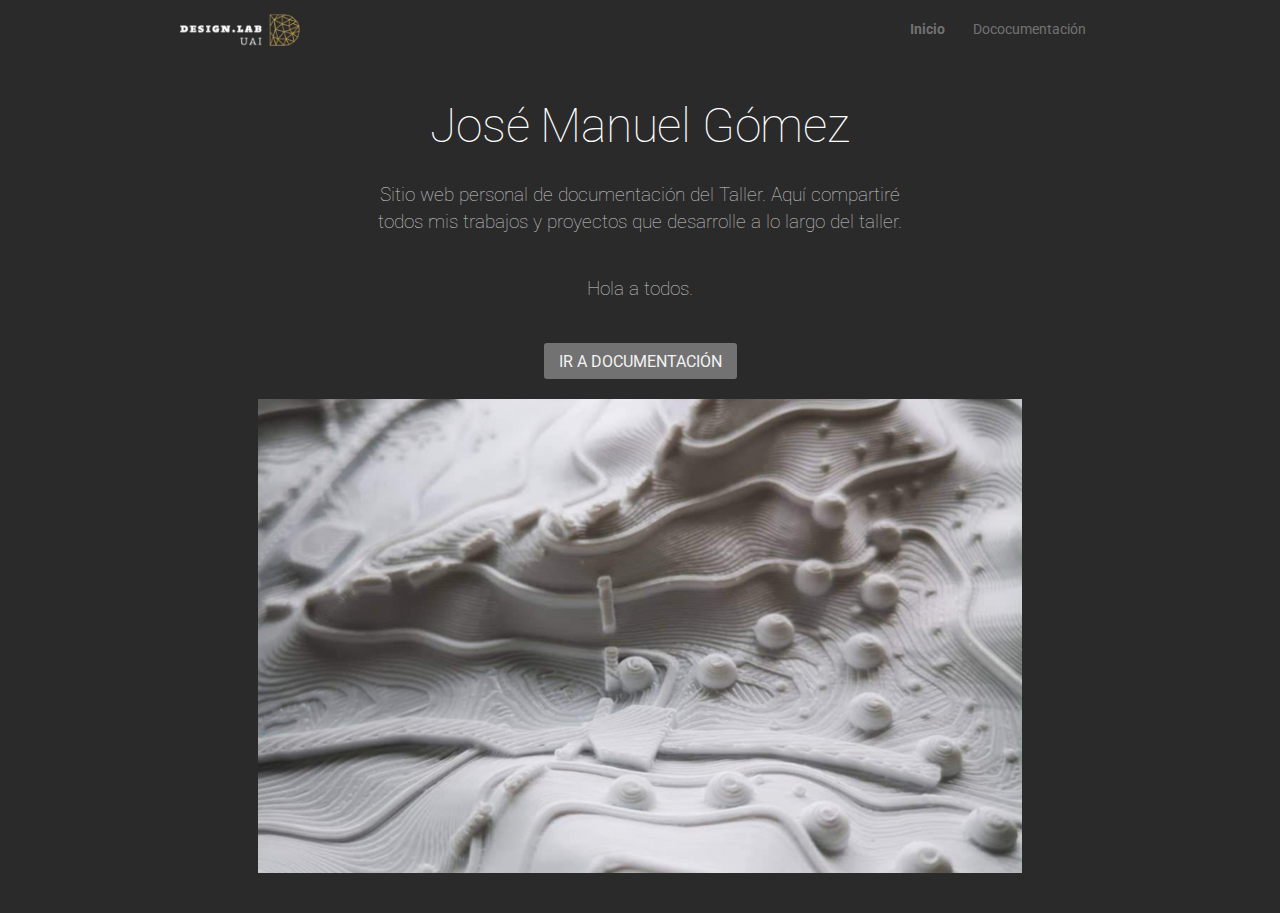
<file: index.html>
<!DOCTYPE html>
<html lang="en">

<head>
	<meta name="generator" content="Hugo 0.78.2" />
  <meta charset="utf-8">
  <meta http-equiv="x-ua-compatible" content="ie=edge">
  <title>José Gómez - Taller</title>
  <meta name="viewport" content="width=device-width, initial-scale=1">
  
<meta name="description" content="Repositorio Taller Integrado MID Universidad Adolfo Ibáñez 2021" />
<meta property="og:title" content="Nombre Alumno" />
<meta property="og:type" content="website" />
<meta property="og:url" content="" />
<meta property="og:image" content="" />
<meta property="og:description" content="Repositorio Taller Integrado MID Universidad Adolfo Ibáñez 2021" />
<meta name="twitter:card" content="summary" />
<meta name="twitter:site" content="@lab_uai" />
<meta name="twitter:creator" content="@lab_uai" />

  <link rel="icon" href="https://tutorial-taller.github.io/favicon.png">

  
  
  <link rel="stylesheet" href="/css/style.min.4bf2e1cf946ddfd308bf9cec51fe9f552068d0a55c12d1cace81ec8c730d38b9.css">
  

  

</head>

<body class='page page-home'>
  <div id="main-menu-mobile" class="main-menu-mobile">
  <ul>
    
    
    <li class="menu-item-inicio active">
      <a href="/">
        <span>Inicio</span>
      </a>
    </li>
    
    <li class="menu-item-dococumentación">
      <a href="/docs/">
        <span>Dococumentación</span>
      </a>
    </li>
    
  </ul>
</div>
  <div class="wrapper">
    <div class='header'>
  <div class="container">
    <div class="logo">
      <a href="https://tutorial-taller.github.io/"><img alt="Logo" src="/images/logo-uai.png" /></a>
    </div>
    <div class="logo-mobile">
      <a href="https://tutorial-taller.github.io/"><img alt="Logo" src="/images/logo-uai.png" /></a>
    </div>
    <div id="main-menu" class="main-menu">
  <ul>
    
    
    <li class="menu-item-inicio active">
      <a href="/">
        <span>Inicio</span>
      </a>
    </li>
    
    <li class="menu-item-dococumentación">
      <a href="/docs/">
        <span>Dococumentación</span>
      </a>
    </li>
    
  </ul>
</div>
    <button id="toggle-main-menu-mobile" class="hamburger hamburger--slider" type="button">
  <span class="hamburger-box">
    <span class="hamburger-inner"></span>
  </span>
</button>
  </div>
</div>


    
    
    
    

    
    
<div class="strip">
  <div class="container pt-4 pb-16">
    <div class="row">
      <div class="col-12">
        <h1 class="title">José Manuel Gómez</h1>
        <div class="content">
          
          <!-- raw HTML omitted -->
<p>Sitio web personal de documentación del Taller. Aquí compartiré todos mis trabajos y proyectos que desarrolle a lo largo del taller.</p>
<p>Hola a todos.</p>

          
        </div>
        <a class="button button-primary mb-2" href="/docs">
          Ir a Documentación
        </a>
      </div>
    </div>
  </div>
</div>


<div class="strip">
  <div class="container pt-4 pb-4">
    <div class="row justify-content-center">
      <div class="col-12 col-md-10">
        <div class="terminal">
          <img src="/images/bg-home.png" />
        </div>
      </div>
    </div>
  </div>
</div>



    
  </div>

  

  

  
  

  
  <script type="text/javascript" src="/js/scripts.min.1237ff71925bb8625c97a9af8db4c54525258bedfd7c47493daaff723bea755e.js"></script>
  

  
  
  
    
  


</body>

</html>
</file>
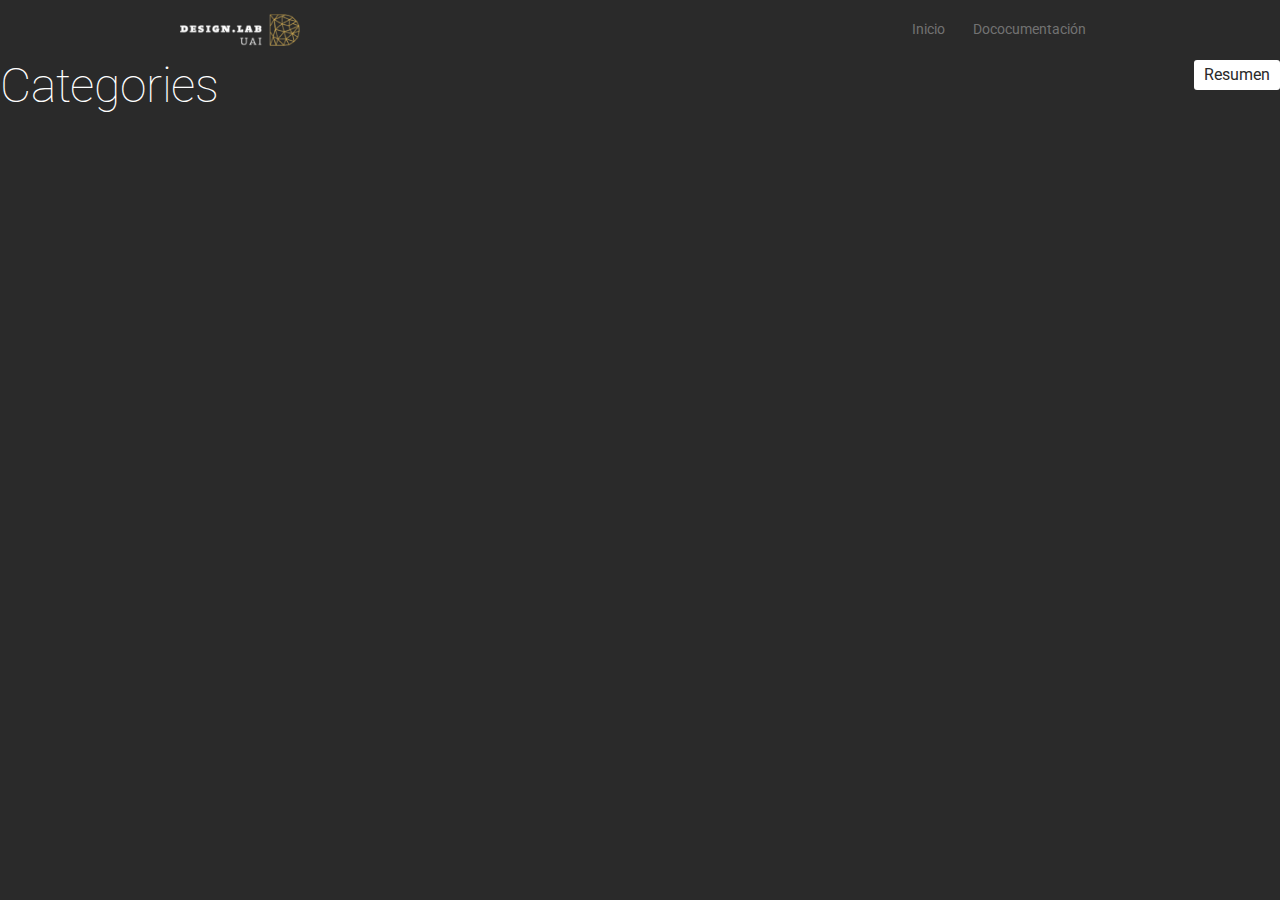
<file: categories/index.html>
<!DOCTYPE html>
<html lang="en">

<head>
  <meta charset="utf-8">
  <meta http-equiv="x-ua-compatible" content="ie=edge">
  <title>Categories - José Gómez - Taller</title>
  <meta name="viewport" content="width=device-width, initial-scale=1">
  
  <link rel="icon" href="https://tutorial-taller.github.io/favicon.png">

  
  
  <link rel="stylesheet" href="/css/style.min.4bf2e1cf946ddfd308bf9cec51fe9f552068d0a55c12d1cace81ec8c730d38b9.css">
  

  

</head>

<body class='page page-default-list'>
  <div id="main-menu-mobile" class="main-menu-mobile">
  <ul>
    
    
    <li class="menu-item-inicio">
      <a href="/">
        <span>Inicio</span>
      </a>
    </li>
    
    <li class="menu-item-dococumentación">
      <a href="/docs/">
        <span>Dococumentación</span>
      </a>
    </li>
    
  </ul>
</div>
  <div class="wrapper">
    <div class='header'>
  <div class="container">
    <div class="logo">
      <a href="https://tutorial-taller.github.io/"><img alt="Logo" src="/images/logo-uai.png" /></a>
    </div>
    <div class="logo-mobile">
      <a href="https://tutorial-taller.github.io/"><img alt="Logo" src="/images/logo-uai.png" /></a>
    </div>
    <div id="main-menu" class="main-menu">
  <ul>
    
    
    <li class="menu-item-inicio">
      <a href="/">
        <span>Inicio</span>
      </a>
    </li>
    
    <li class="menu-item-dococumentación">
      <a href="/docs/">
        <span>Dococumentación</span>
      </a>
    </li>
    
  </ul>
</div>
    <button id="toggle-main-menu-mobile" class="hamburger hamburger--slider" type="button">
  <span class="hamburger-box">
    <span class="hamburger-inner"></span>
  </span>
</button>
  </div>
</div>


    
    
    
    

    
    

<span class="overview">Resumen</span>
<h1 class="title">Categories</h1>
<div class="content">
  
</div>




    
  </div>

  

  

  
  

  
  <script type="text/javascript" src="/js/scripts.min.1237ff71925bb8625c97a9af8db4c54525258bedfd7c47493daaff723bea755e.js"></script>
  

  
  
  
    
  


</body>

</html>
</file>
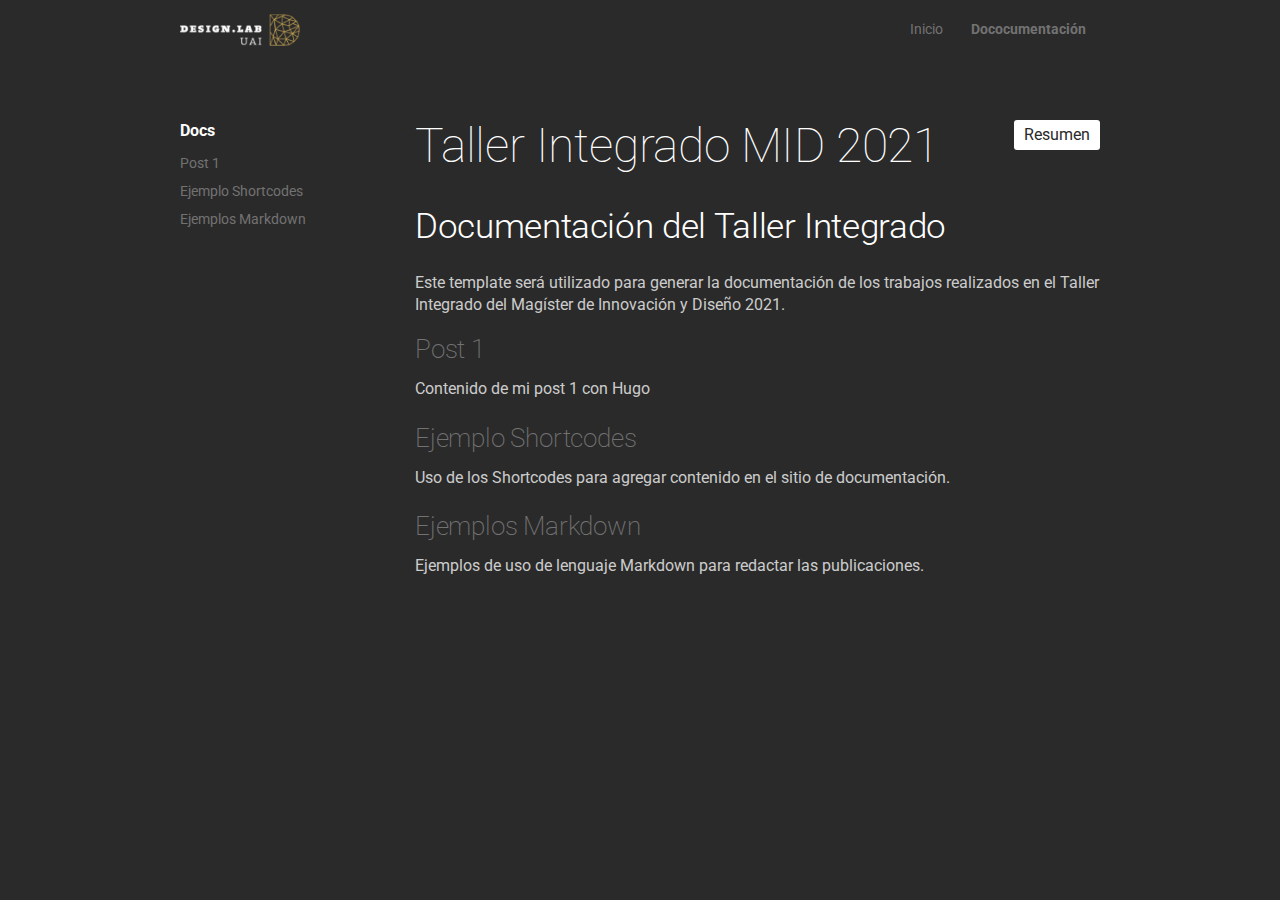
<file: docs/index.html>
<!DOCTYPE html>
<html lang="en">

<head>
  <meta charset="utf-8">
  <meta http-equiv="x-ua-compatible" content="ie=edge">
  <title>Taller Integrado MID 2021 - José Gómez - Taller</title>
  <meta name="viewport" content="width=device-width, initial-scale=1">
  
  <link rel="icon" href="https://tutorial-taller.github.io/favicon.png">

  
  
  <link rel="stylesheet" href="/css/style.min.4bf2e1cf946ddfd308bf9cec51fe9f552068d0a55c12d1cace81ec8c730d38b9.css">
  

  

</head>

<body class='page page-default-list'>
  <div id="main-menu-mobile" class="main-menu-mobile">
  <ul>
    
    
    <li class="menu-item-inicio">
      <a href="/">
        <span>Inicio</span>
      </a>
    </li>
    
    <li class="menu-item-dococumentación active">
      <a href="/docs/">
        <span>Dococumentación</span>
      </a>
    </li>
    
  </ul>
</div>
  <div class="wrapper">
    <div class='header'>
  <div class="container">
    <div class="logo">
      <a href="https://tutorial-taller.github.io/"><img alt="Logo" src="/images/logo-uai.png" /></a>
    </div>
    <div class="logo-mobile">
      <a href="https://tutorial-taller.github.io/"><img alt="Logo" src="/images/logo-uai.png" /></a>
    </div>
    <div id="main-menu" class="main-menu">
  <ul>
    
    
    <li class="menu-item-inicio">
      <a href="/">
        <span>Inicio</span>
      </a>
    </li>
    
    <li class="menu-item-dococumentación active">
      <a href="/docs/">
        <span>Dococumentación</span>
      </a>
    </li>
    
  </ul>
</div>
    <button id="toggle-main-menu-mobile" class="hamburger hamburger--slider" type="button">
  <span class="hamburger-box">
    <span class="hamburger-inner"></span>
  </span>
</button>
  </div>
</div>


    
    
    
    
    
    

    
    <div class="container pt-2 pt-md-6 pb-3 pb-md-6">
      <div class="row">
        <div class="col-12 col-md-3 mb-3">
          <div class="sidebar">
            
<div class="docs-menu">
  <h4>Docs</h4>
  <ul>
    
    <li class="">
      <a href="https://tutorial-taller.github.io/docs/post-1/">Post 1</a>
    </li>
    
    <li class="">
      <a href="https://tutorial-taller.github.io/docs/ejemplo/">Ejemplo Shortcodes</a>
    </li>
    
    <li class="">
      <a href="https://tutorial-taller.github.io/docs/markdown/">Ejemplos Markdown</a>
    </li>
    
  </ul>
</div>

          </div>
        </div>
        <div class="col-12 col-md-9">
          

<span class="overview">Resumen</span>
<h1 class="title">Taller Integrado MID 2021</h1>
<div class="content">
  <h2 id="documentación-del-taller-integrado">Documentación del Taller Integrado</h2>
<p>Este template será utilizado para generar la documentación de los trabajos realizados en el Taller Integrado del Magíster de Innovación y Diseño 2021.</p>

</div>


<div class="summary mb-2">
  
  <h2 class="title-summary"><a href="https://tutorial-taller.github.io/docs/post-1/">Post 1</a></h2>
  <p>Contenido de mi post 1 con Hugo</p>
</div>


<div class="summary mb-2">
  
  <h2 class="title-summary"><a href="https://tutorial-taller.github.io/docs/ejemplo/">Ejemplo Shortcodes</a></h2>
  <p>Uso de los Shortcodes para agregar contenido en el sitio de documentación.</p>
</div>


<div class="summary mb-2">
  
  <h2 class="title-summary"><a href="https://tutorial-taller.github.io/docs/markdown/">Ejemplos Markdown</a></h2>
  <p>Ejemplos de uso de lenguaje Markdown para redactar las publicaciones.</p>
</div>




        </div>
      </div>
    </div>
    
  </div>

  

  

  
  

  
  <script type="text/javascript" src="/js/scripts.min.1237ff71925bb8625c97a9af8db4c54525258bedfd7c47493daaff723bea755e.js"></script>
  

  
  
  
    
  


</body>

</html>
</file>
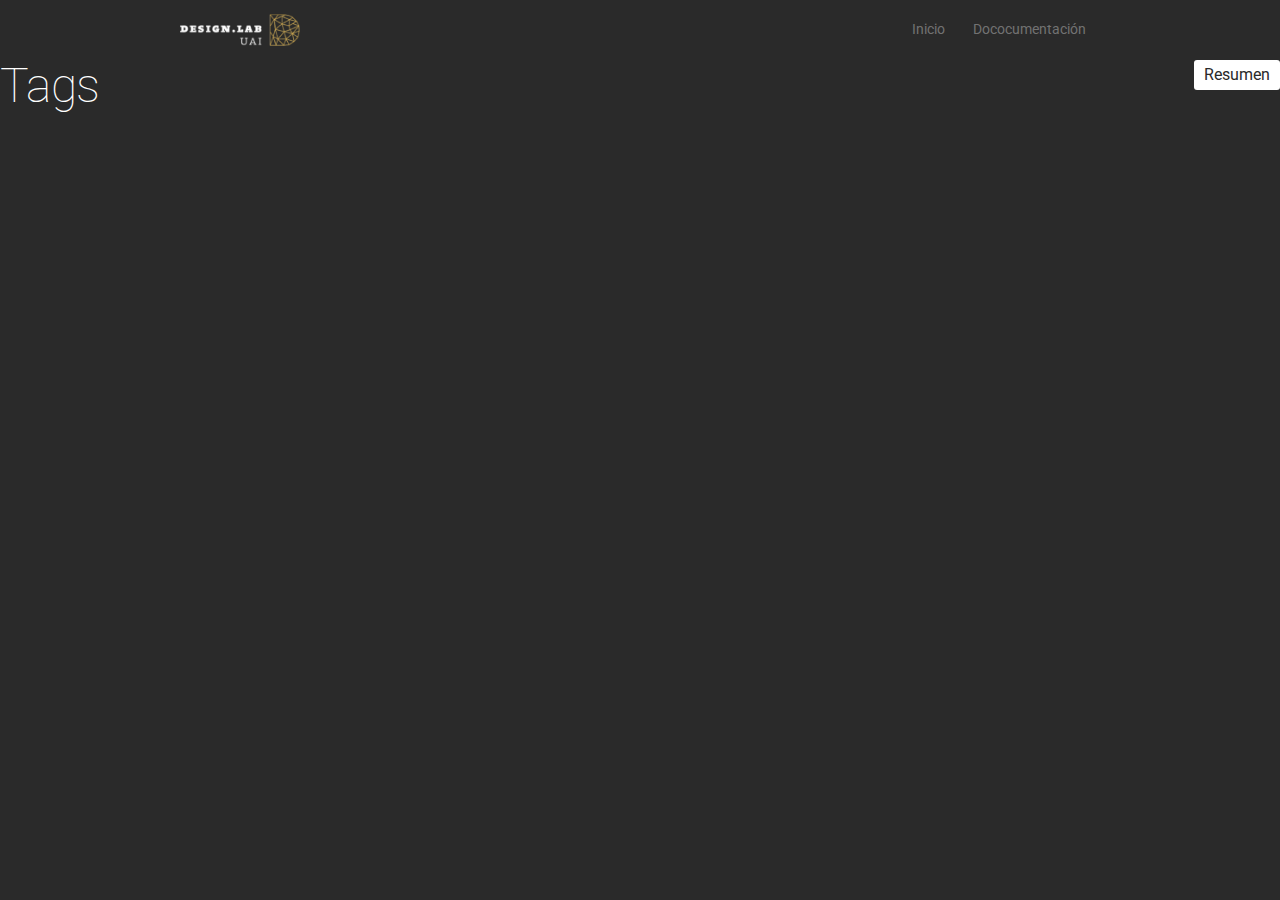
<file: tags/index.html>
<!DOCTYPE html>
<html lang="en">

<head>
  <meta charset="utf-8">
  <meta http-equiv="x-ua-compatible" content="ie=edge">
  <title>Tags - José Gómez - Taller</title>
  <meta name="viewport" content="width=device-width, initial-scale=1">
  
  <link rel="icon" href="https://tutorial-taller.github.io/favicon.png">

  
  
  <link rel="stylesheet" href="/css/style.min.4bf2e1cf946ddfd308bf9cec51fe9f552068d0a55c12d1cace81ec8c730d38b9.css">
  

  

</head>

<body class='page page-default-list'>
  <div id="main-menu-mobile" class="main-menu-mobile">
  <ul>
    
    
    <li class="menu-item-inicio">
      <a href="/">
        <span>Inicio</span>
      </a>
    </li>
    
    <li class="menu-item-dococumentación">
      <a href="/docs/">
        <span>Dococumentación</span>
      </a>
    </li>
    
  </ul>
</div>
  <div class="wrapper">
    <div class='header'>
  <div class="container">
    <div class="logo">
      <a href="https://tutorial-taller.github.io/"><img alt="Logo" src="/images/logo-uai.png" /></a>
    </div>
    <div class="logo-mobile">
      <a href="https://tutorial-taller.github.io/"><img alt="Logo" src="/images/logo-uai.png" /></a>
    </div>
    <div id="main-menu" class="main-menu">
  <ul>
    
    
    <li class="menu-item-inicio">
      <a href="/">
        <span>Inicio</span>
      </a>
    </li>
    
    <li class="menu-item-dococumentación">
      <a href="/docs/">
        <span>Dococumentación</span>
      </a>
    </li>
    
  </ul>
</div>
    <button id="toggle-main-menu-mobile" class="hamburger hamburger--slider" type="button">
  <span class="hamburger-box">
    <span class="hamburger-inner"></span>
  </span>
</button>
  </div>
</div>


    
    
    
    

    
    

<span class="overview">Resumen</span>
<h1 class="title">Tags</h1>
<div class="content">
  
</div>




    
  </div>

  

  

  
  

  
  <script type="text/javascript" src="/js/scripts.min.1237ff71925bb8625c97a9af8db4c54525258bedfd7c47493daaff723bea755e.js"></script>
  

  
  
  
    
  


</body>

</html>
</file>
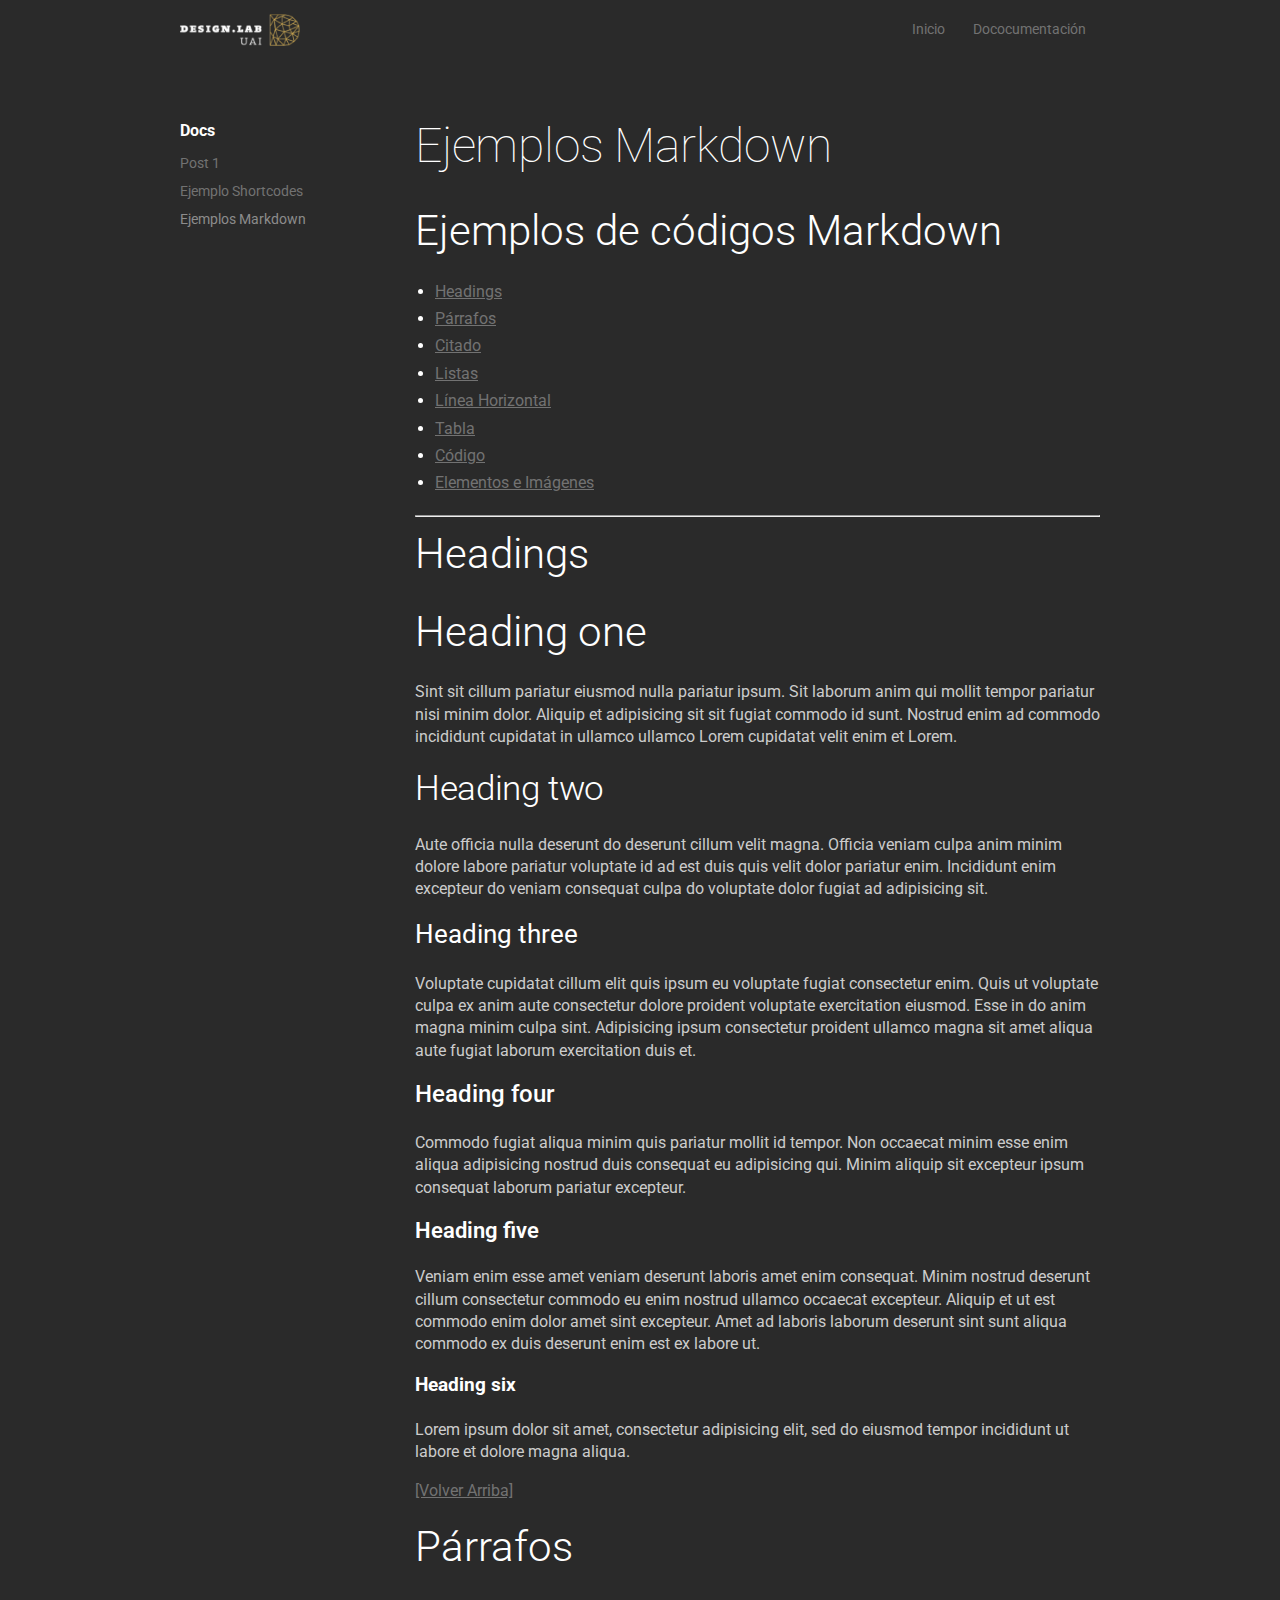
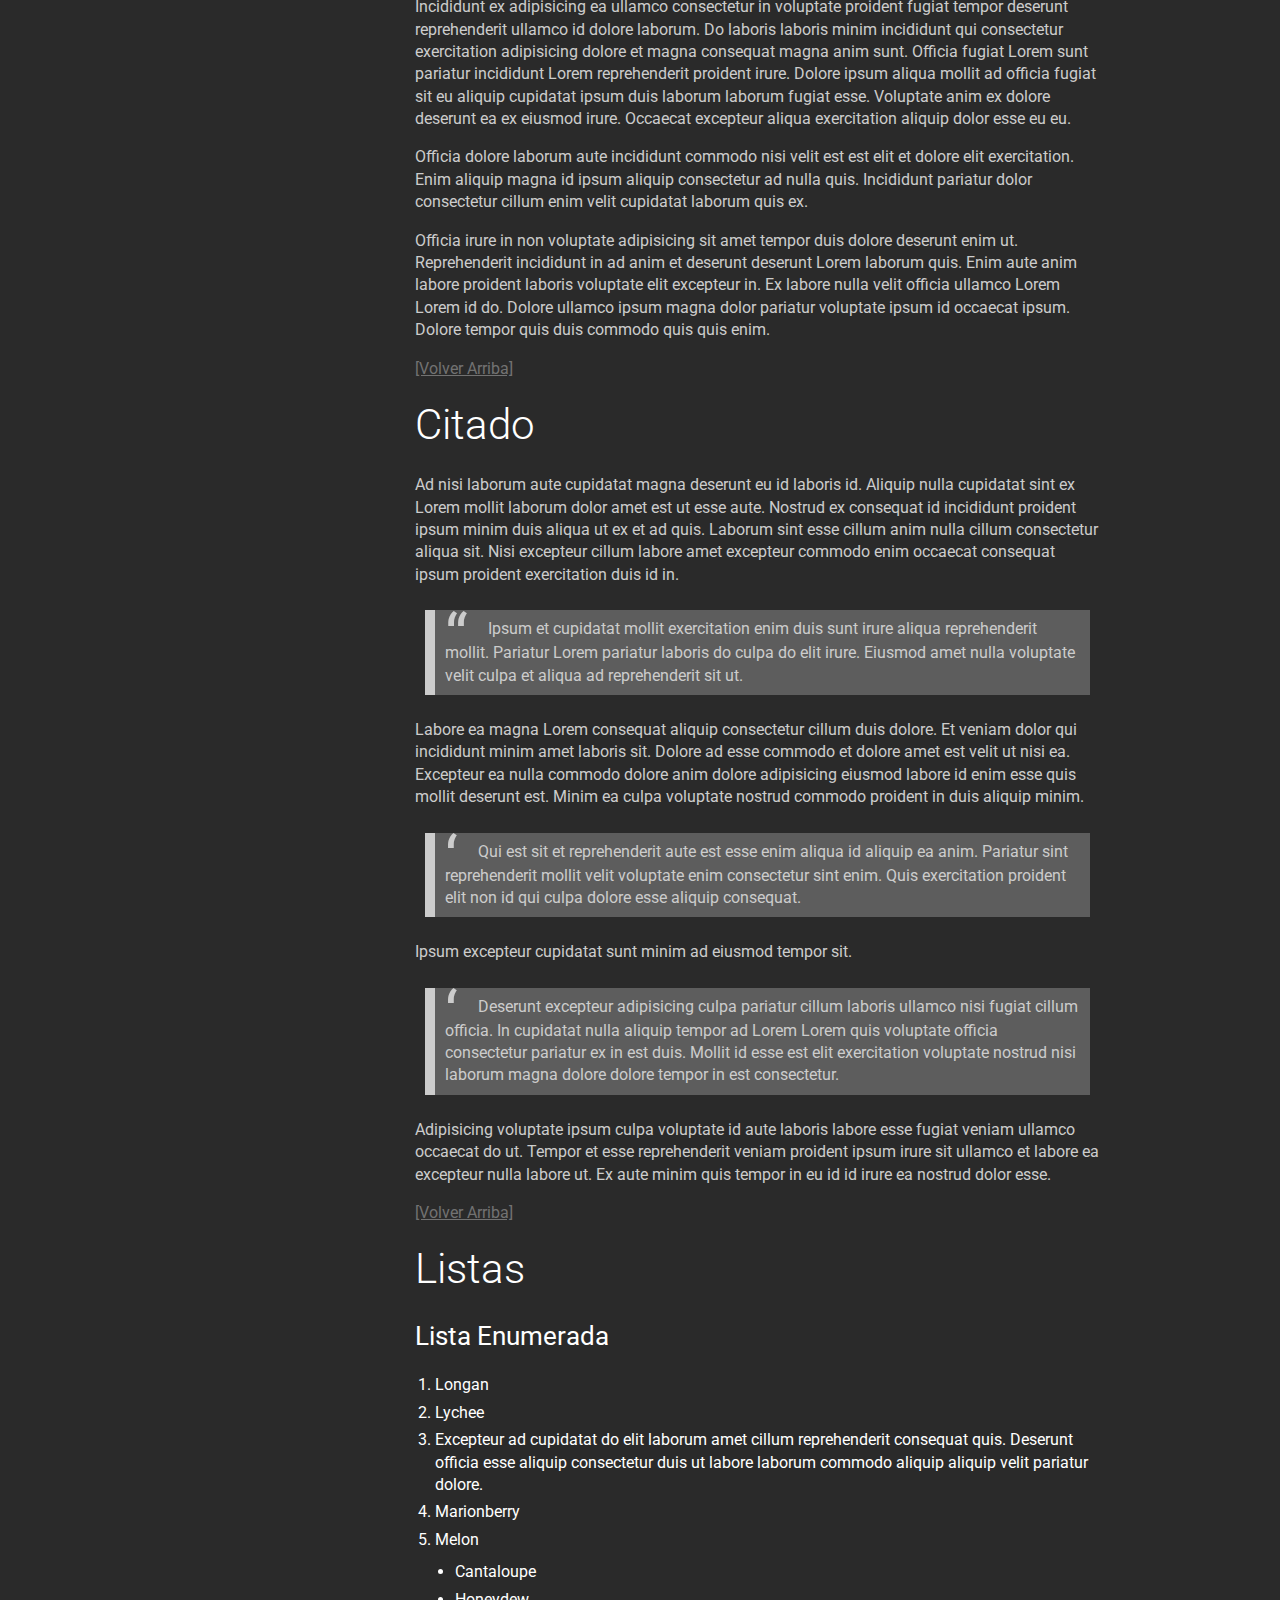
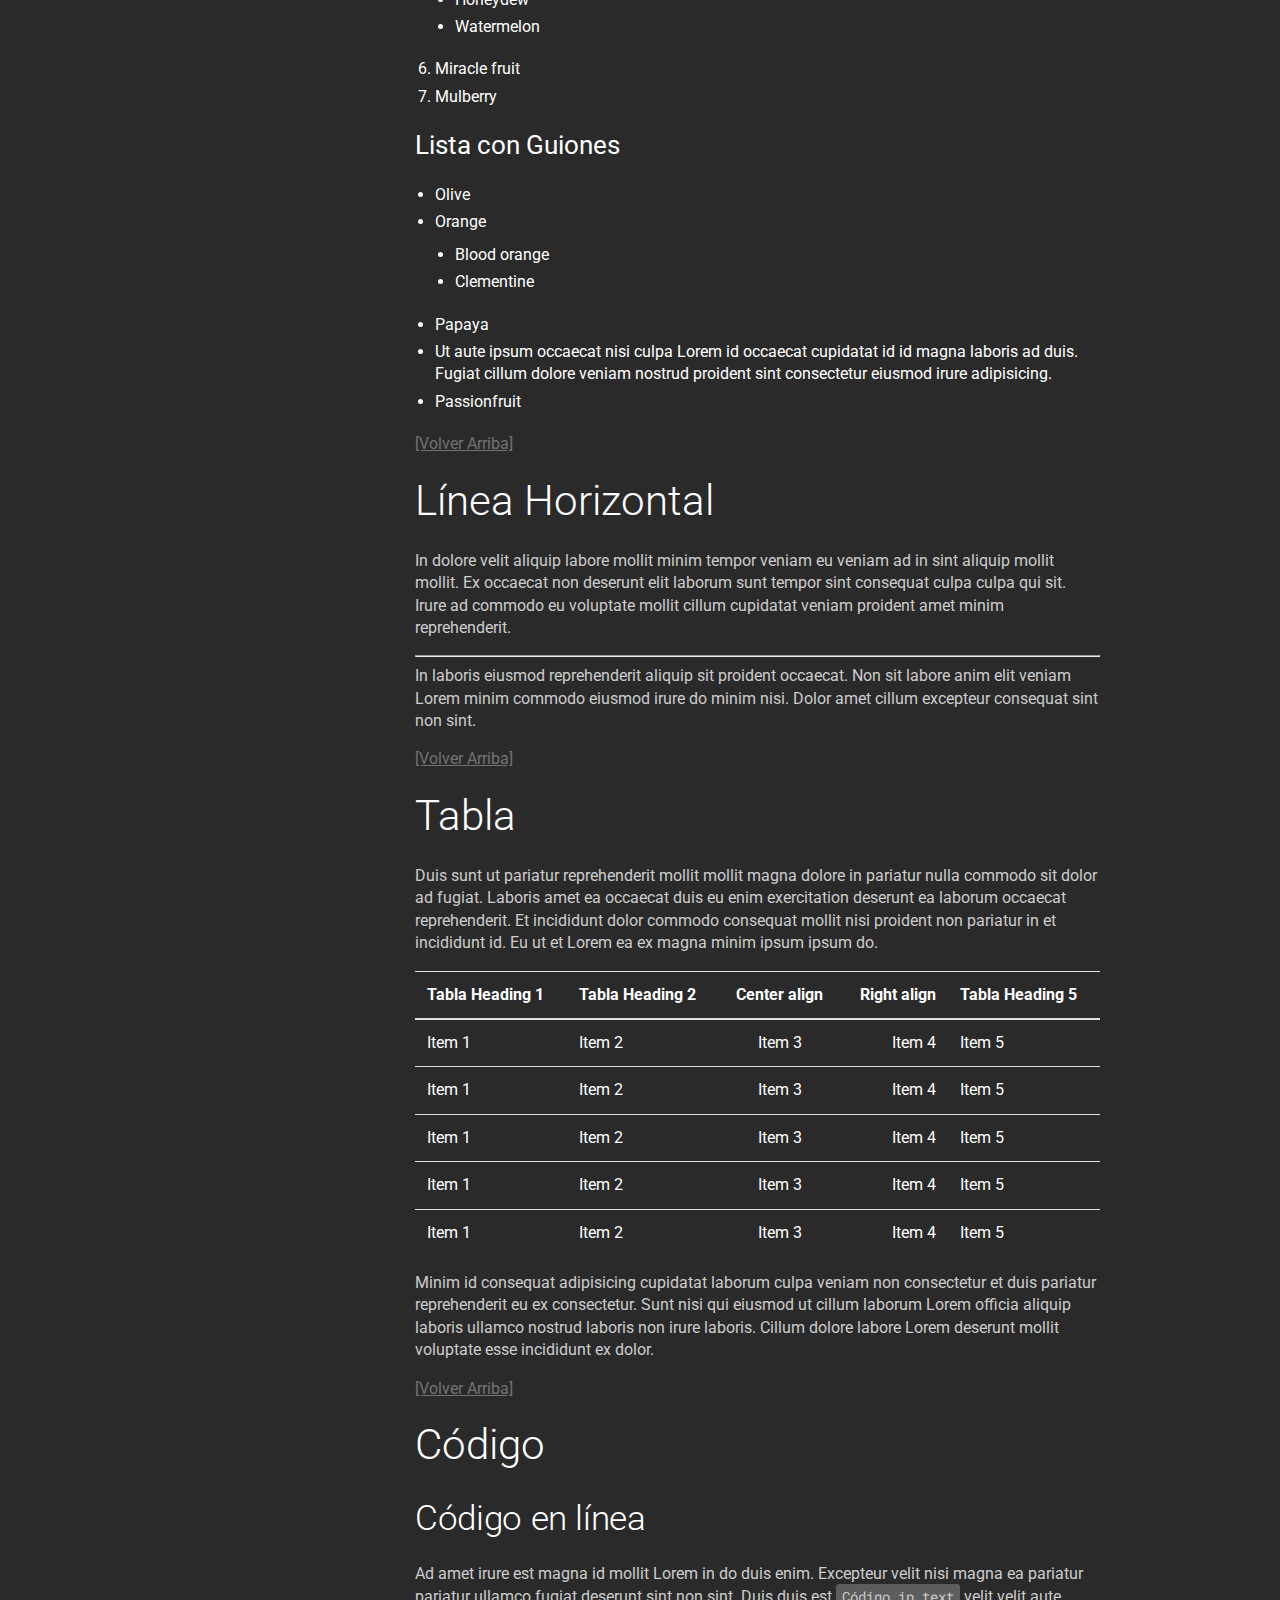
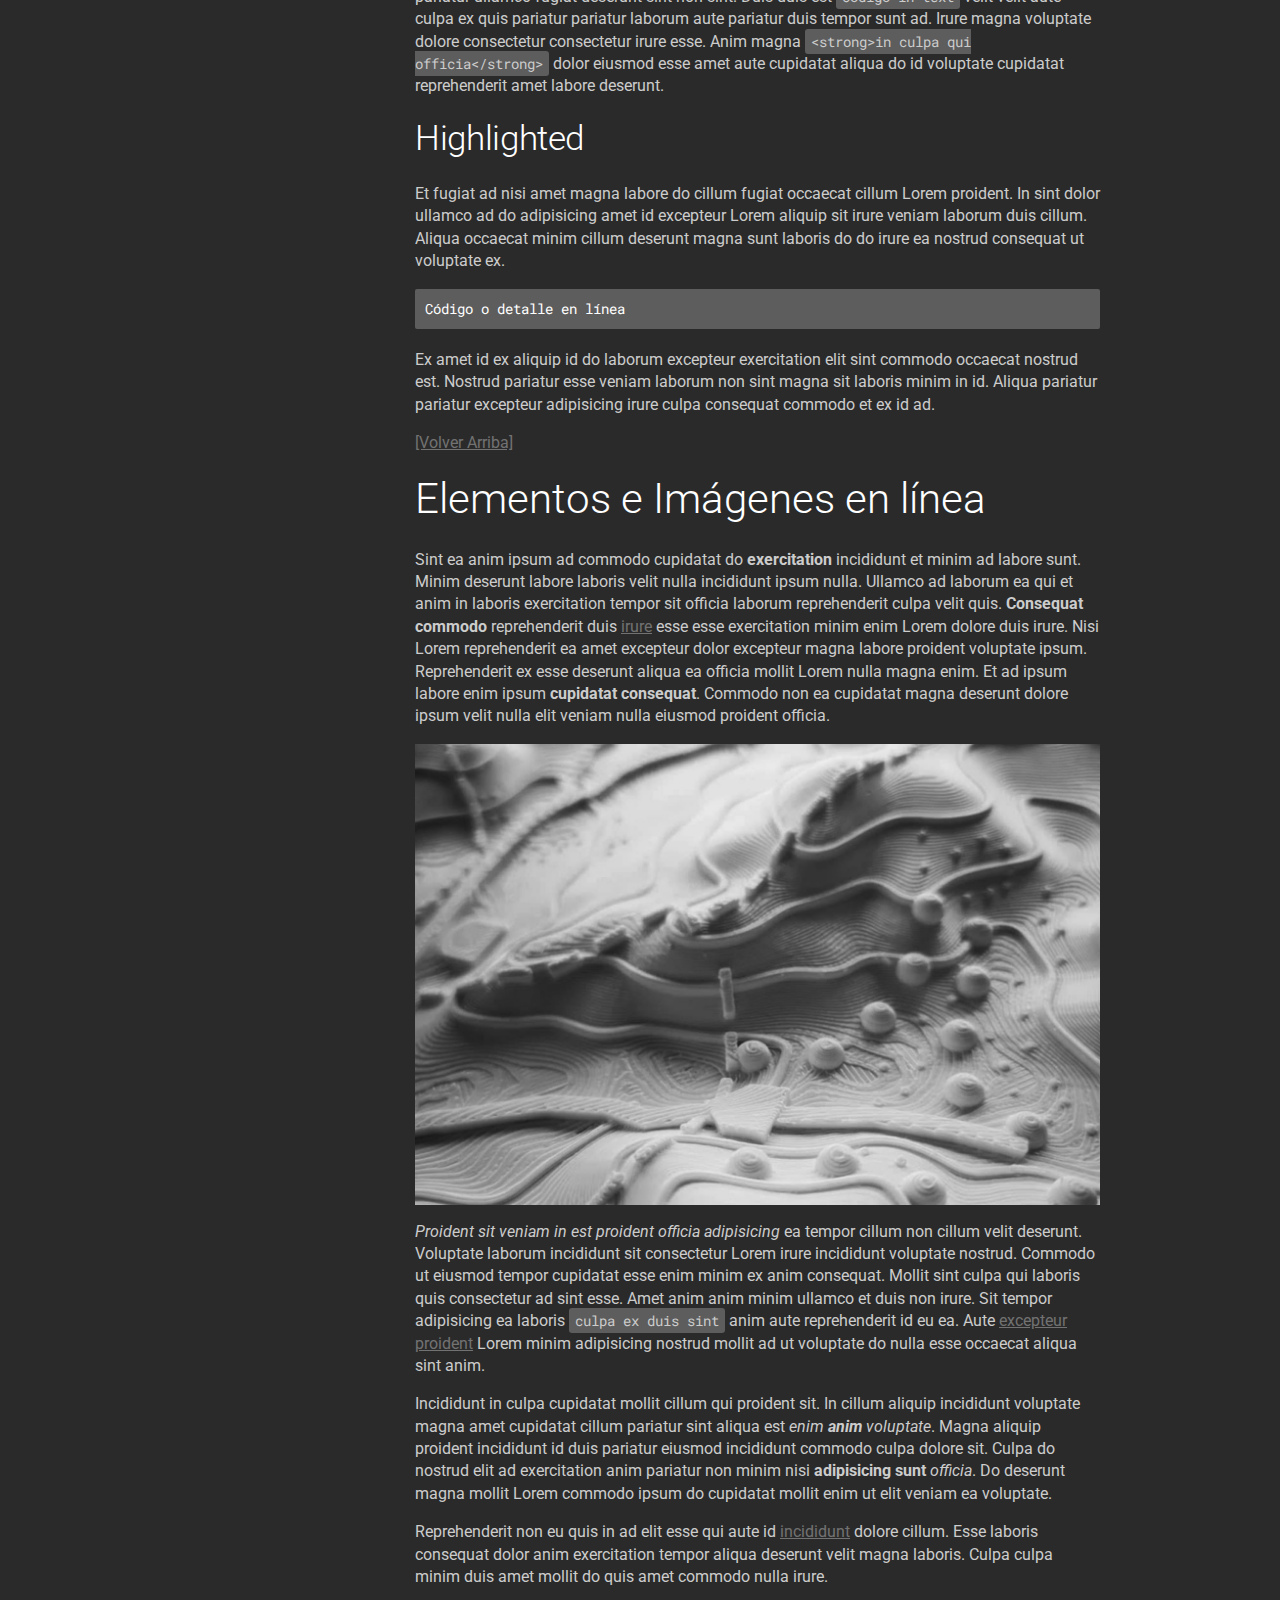
<file: docs/markdown/index.html>
<!DOCTYPE html>
<html lang="en">

<head>
  <meta charset="utf-8">
  <meta http-equiv="x-ua-compatible" content="ie=edge">
  <title>Ejemplos Markdown - José Gómez - Taller</title>
  <meta name="viewport" content="width=device-width, initial-scale=1">
  
  <link rel="icon" href="https://tutorial-taller.github.io/favicon.png">

  
  
  <link rel="stylesheet" href="/css/style.min.4bf2e1cf946ddfd308bf9cec51fe9f552068d0a55c12d1cace81ec8c730d38b9.css">
  

  

</head>

<body class='page page-default-single'>
  <div id="main-menu-mobile" class="main-menu-mobile">
  <ul>
    
    
    <li class="menu-item-inicio">
      <a href="/">
        <span>Inicio</span>
      </a>
    </li>
    
    <li class="menu-item-dococumentación">
      <a href="/docs/">
        <span>Dococumentación</span>
      </a>
    </li>
    
  </ul>
</div>
  <div class="wrapper">
    <div class='header'>
  <div class="container">
    <div class="logo">
      <a href="https://tutorial-taller.github.io/"><img alt="Logo" src="/images/logo-uai.png" /></a>
    </div>
    <div class="logo-mobile">
      <a href="https://tutorial-taller.github.io/"><img alt="Logo" src="/images/logo-uai.png" /></a>
    </div>
    <div id="main-menu" class="main-menu">
  <ul>
    
    
    <li class="menu-item-inicio">
      <a href="/">
        <span>Inicio</span>
      </a>
    </li>
    
    <li class="menu-item-dococumentación">
      <a href="/docs/">
        <span>Dococumentación</span>
      </a>
    </li>
    
  </ul>
</div>
    <button id="toggle-main-menu-mobile" class="hamburger hamburger--slider" type="button">
  <span class="hamburger-box">
    <span class="hamburger-inner"></span>
  </span>
</button>
  </div>
</div>


    
    
    
    
    
    

    
    <div class="container pt-2 pt-md-6 pb-3 pb-md-6">
      <div class="row">
        <div class="col-12 col-md-3 mb-3">
          <div class="sidebar">
            
<div class="docs-menu">
  <h4>Docs</h4>
  <ul>
    
    <li class="">
      <a href="https://tutorial-taller.github.io/docs/post-1/">Post 1</a>
    </li>
    
    <li class="">
      <a href="https://tutorial-taller.github.io/docs/ejemplo/">Ejemplo Shortcodes</a>
    </li>
    
    <li class="active ">
      <a href="https://tutorial-taller.github.io/docs/markdown/">Ejemplos Markdown</a>
    </li>
    
  </ul>
</div>

          </div>
        </div>
        <div class="col-12 col-md-9">
          
<h1 class="title">Ejemplos Markdown</h1>
<div class="content ">
  <!-- raw HTML omitted -->
<h1 id="a-nametopaejemplos-de-códigos-markdown"><!-- raw HTML omitted --><!-- raw HTML omitted -->Ejemplos de códigos Markdown</h1>
<ul>
<li><a href="#headings">Headings</a></li>
<li><a href="#p%C3%A1rrafos">Párrafos</a></li>
<li><a href="#citado">Citado</a></li>
<li><a href="#listas">Listas</a></li>
<li><a href="#l%C3%ADnea-horizontal">Línea Horizontal</a></li>
<li><a href="#tabla">Tabla</a></li>
<li><a href="#c%C3%B3digo">Código</a></li>
<li><a href="#elementos-e-im%C3%A1genes-en-l%C3%ADnea">Elementos e Imágenes</a></li>
</ul>
<hr>
<h1 id="headings">Headings</h1>
<h1 id="heading-one">Heading one</h1>
<p>Sint sit cillum pariatur eiusmod nulla pariatur ipsum. Sit laborum anim qui mollit tempor pariatur nisi minim dolor. Aliquip et adipisicing sit sit fugiat commodo id sunt. Nostrud enim ad commodo incididunt cupidatat in ullamco ullamco Lorem cupidatat velit enim et Lorem.</p>
<h2 id="heading-two">Heading two</h2>
<p>Aute officia nulla deserunt do deserunt cillum velit magna. Officia veniam culpa anim minim dolore labore pariatur voluptate id ad est duis quis velit dolor pariatur enim. Incididunt enim excepteur do veniam consequat culpa do voluptate dolor fugiat ad adipisicing sit.</p>
<h3 id="heading-three">Heading three</h3>
<p>Voluptate cupidatat cillum elit quis ipsum eu voluptate fugiat consectetur enim. Quis ut voluptate culpa ex anim aute consectetur dolore proident voluptate exercitation eiusmod. Esse in do anim magna minim culpa sint. Adipisicing ipsum consectetur proident ullamco magna sit amet aliqua aute fugiat laborum exercitation duis et.</p>
<h4 id="heading-four">Heading four</h4>
<p>Commodo fugiat aliqua minim quis pariatur mollit id tempor. Non occaecat minim esse enim aliqua adipisicing nostrud duis consequat eu adipisicing qui. Minim aliquip sit excepteur ipsum consequat laborum pariatur excepteur.</p>
<h5 id="heading-five">Heading five</h5>
<p>Veniam enim esse amet veniam deserunt laboris amet enim consequat. Minim nostrud deserunt cillum consectetur commodo eu enim nostrud ullamco occaecat excepteur. Aliquip et ut est commodo enim dolor amet sint excepteur. Amet ad laboris laborum deserunt sint sunt aliqua commodo ex duis deserunt enim est ex labore ut.</p>
<h6 id="heading-six">Heading six</h6>
<p>Lorem ipsum dolor sit amet, consectetur adipisicing elit, sed do eiusmod tempor incididunt ut labore et dolore magna aliqua.</p>
<p><a href="#top">[Volver Arriba]</a></p>
<h1 id="párrafos">Párrafos</h1>
<p>Incididunt ex adipisicing ea ullamco consectetur in voluptate proident fugiat tempor deserunt reprehenderit ullamco id dolore laborum. Do laboris laboris minim incididunt qui consectetur exercitation adipisicing dolore et magna consequat magna anim sunt. Officia fugiat Lorem sunt pariatur incididunt Lorem reprehenderit proident irure. Dolore ipsum aliqua mollit ad officia fugiat sit eu aliquip cupidatat ipsum duis laborum laborum fugiat esse. Voluptate anim ex dolore deserunt ea ex eiusmod irure. Occaecat excepteur aliqua exercitation aliquip dolor esse eu eu.</p>
<p>Officia dolore laborum aute incididunt commodo nisi velit est est elit et dolore elit exercitation. Enim aliquip magna id ipsum aliquip consectetur ad nulla quis. Incididunt pariatur dolor consectetur cillum enim velit cupidatat laborum quis ex.</p>
<p>Officia irure in non voluptate adipisicing sit amet tempor duis dolore deserunt enim ut. Reprehenderit incididunt in ad anim et deserunt deserunt Lorem laborum quis. Enim aute anim labore proident laboris voluptate elit excepteur in. Ex labore nulla velit officia ullamco Lorem Lorem id do. Dolore ullamco ipsum magna dolor pariatur voluptate ipsum id occaecat ipsum. Dolore tempor quis duis commodo quis quis enim.</p>
<p><a href="#top">[Volver Arriba]</a></p>
<h1 id="citado">Citado</h1>
<p>Ad nisi laborum aute cupidatat magna deserunt eu id laboris id. Aliquip nulla cupidatat sint ex Lorem mollit laborum dolor amet est ut esse aute. Nostrud ex consequat id incididunt proident ipsum minim duis aliqua ut ex et ad quis. Laborum sint esse cillum anim nulla cillum consectetur aliqua sit. Nisi excepteur cillum labore amet excepteur commodo enim occaecat consequat ipsum proident exercitation duis id in.</p>
<blockquote>
<p>Ipsum et cupidatat mollit exercitation enim duis sunt irure aliqua reprehenderit mollit. Pariatur Lorem pariatur laboris do culpa do elit irure. Eiusmod amet nulla voluptate velit culpa et aliqua ad reprehenderit sit ut.</p>
</blockquote>
<p>Labore ea magna Lorem consequat aliquip consectetur cillum duis dolore. Et veniam dolor qui incididunt minim amet laboris sit. Dolore ad esse commodo et dolore amet est velit ut nisi ea. Excepteur ea nulla commodo dolore anim dolore adipisicing eiusmod labore id enim esse quis mollit deserunt est. Minim ea culpa voluptate nostrud commodo proident in duis aliquip minim.</p>
<blockquote>
<p>Qui est sit et reprehenderit aute est esse enim aliqua id aliquip ea anim. Pariatur sint reprehenderit mollit velit voluptate enim consectetur sint enim. Quis exercitation proident elit non id qui culpa dolore esse aliquip consequat.</p>
</blockquote>
<p>Ipsum excepteur cupidatat sunt minim ad eiusmod tempor sit.</p>
<blockquote>
<p>Deserunt excepteur adipisicing culpa pariatur cillum laboris ullamco nisi fugiat cillum officia. In cupidatat nulla aliquip tempor ad Lorem Lorem quis voluptate officia consectetur pariatur ex in est duis. Mollit id esse est elit exercitation voluptate nostrud nisi laborum magna dolore dolore tempor in est consectetur.</p>
</blockquote>
<p>Adipisicing voluptate ipsum culpa voluptate id aute laboris labore esse fugiat veniam ullamco occaecat do ut. Tempor et esse reprehenderit veniam proident ipsum irure sit ullamco et labore ea excepteur nulla labore ut. Ex aute minim quis tempor in eu id id irure ea nostrud dolor esse.</p>
<p><a href="#top">[Volver Arriba]</a></p>
<h1 id="listas">Listas</h1>
<h3 id="lista-enumerada">Lista Enumerada</h3>
<ol>
<li>Longan</li>
<li>Lychee</li>
<li>Excepteur ad cupidatat do elit laborum amet cillum reprehenderit consequat quis.
Deserunt officia esse aliquip consectetur duis ut labore laborum commodo aliquip aliquip velit pariatur dolore.</li>
<li>Marionberry</li>
<li>Melon
<ul>
<li>Cantaloupe</li>
<li>Honeydew</li>
<li>Watermelon</li>
</ul>
</li>
<li>Miracle fruit</li>
<li>Mulberry</li>
</ol>
<h3 id="lista-con-guiones">Lista con Guiones</h3>
<ul>
<li>Olive</li>
<li>Orange
<ul>
<li>Blood orange</li>
<li>Clementine</li>
</ul>
</li>
<li>Papaya</li>
<li>Ut aute ipsum occaecat nisi culpa Lorem id occaecat cupidatat id id magna laboris ad duis. Fugiat cillum dolore veniam nostrud proident sint consectetur eiusmod irure adipisicing.</li>
<li>Passionfruit</li>
</ul>
<p><a href="#top">[Volver Arriba]</a></p>
<h1 id="línea-horizontal">Línea Horizontal</h1>
<p>In dolore velit aliquip labore mollit minim tempor veniam eu veniam ad in sint aliquip mollit mollit. Ex occaecat non deserunt elit laborum sunt tempor sint consequat culpa culpa qui sit. Irure ad commodo eu voluptate mollit cillum cupidatat veniam proident amet minim reprehenderit.</p>
<hr>
<p>In laboris eiusmod reprehenderit aliquip sit proident occaecat. Non sit labore anim elit veniam Lorem minim commodo eiusmod irure do minim nisi. Dolor amet cillum excepteur consequat sint non sint.</p>
<p><a href="#top">[Volver Arriba]</a></p>
<h1 id="tabla">Tabla</h1>
<p>Duis sunt ut pariatur reprehenderit mollit mollit magna dolore in pariatur nulla commodo sit dolor ad fugiat. Laboris amet ea occaecat duis eu enim exercitation deserunt ea laborum occaecat reprehenderit. Et incididunt dolor commodo consequat mollit nisi proident non pariatur in et incididunt id. Eu ut et Lorem ea ex magna minim ipsum ipsum do.</p>
<table>
<thead>
<tr>
<th style="text-align:left">Tabla Heading 1</th>
<th style="text-align:left">Tabla Heading 2</th>
<th style="text-align:center">Center align</th>
<th style="text-align:right">Right align</th>
<th style="text-align:left">Tabla Heading 5</th>
</tr>
</thead>
<tbody>
<tr>
<td style="text-align:left">Item 1</td>
<td style="text-align:left">Item 2</td>
<td style="text-align:center">Item 3</td>
<td style="text-align:right">Item 4</td>
<td style="text-align:left">Item 5</td>
</tr>
<tr>
<td style="text-align:left">Item 1</td>
<td style="text-align:left">Item 2</td>
<td style="text-align:center">Item 3</td>
<td style="text-align:right">Item 4</td>
<td style="text-align:left">Item 5</td>
</tr>
<tr>
<td style="text-align:left">Item 1</td>
<td style="text-align:left">Item 2</td>
<td style="text-align:center">Item 3</td>
<td style="text-align:right">Item 4</td>
<td style="text-align:left">Item 5</td>
</tr>
<tr>
<td style="text-align:left">Item 1</td>
<td style="text-align:left">Item 2</td>
<td style="text-align:center">Item 3</td>
<td style="text-align:right">Item 4</td>
<td style="text-align:left">Item 5</td>
</tr>
<tr>
<td style="text-align:left">Item 1</td>
<td style="text-align:left">Item 2</td>
<td style="text-align:center">Item 3</td>
<td style="text-align:right">Item 4</td>
<td style="text-align:left">Item 5</td>
</tr>
</tbody>
</table>
<p>Minim id consequat adipisicing cupidatat laborum culpa veniam non consectetur et duis pariatur reprehenderit eu ex consectetur. Sunt nisi qui eiusmod ut cillum laborum Lorem officia aliquip laboris ullamco nostrud laboris non irure laboris. Cillum dolore labore Lorem deserunt mollit voluptate esse incididunt ex dolor.</p>
<p><a href="#top">[Volver Arriba]</a></p>
<h1 id="código">Código</h1>
<h2 id="código-en-línea">Código en línea</h2>
<p>Ad amet irure est magna id mollit Lorem in do duis enim. Excepteur velit nisi magna ea pariatur pariatur ullamco fugiat deserunt sint non sint. Duis duis est <code>Código in text</code> velit velit aute culpa ex quis pariatur pariatur laborum aute pariatur duis tempor sunt ad. Irure magna voluptate dolore consectetur consectetur irure esse. Anim magna <code>&lt;strong&gt;in culpa qui officia&lt;/strong&gt;</code> dolor eiusmod esse amet aute cupidatat aliqua do id voluptate cupidatat reprehenderit amet labore deserunt.</p>
<h2 id="highlighted">Highlighted</h2>
<p>Et fugiat ad nisi amet magna labore do cillum fugiat occaecat cillum Lorem proident. In sint dolor ullamco ad do adipisicing amet id excepteur Lorem aliquip sit irure veniam laborum duis cillum. Aliqua occaecat minim cillum deserunt magna sunt laboris do do irure ea nostrud consequat ut voluptate ex.</p>
<div class="highlight"><pre class="chroma"><code class="language-fallback" data-lang="fallback">Código o detalle en línea
</code></pre></div><p>Ex amet id ex aliquip id do laborum excepteur exercitation elit sint commodo occaecat nostrud est. Nostrud pariatur esse veniam laborum non sint magna sit laboris minim in id. Aliqua pariatur pariatur excepteur adipisicing irure culpa consequat commodo et ex id ad.</p>
<p><a href="#top">[Volver Arriba]</a></p>
<h1 id="elementos-e-imágenes-en-línea">Elementos e Imágenes en línea</h1>
<p>Sint ea anim ipsum ad commodo cupidatat do <strong>exercitation</strong> incididunt et minim ad labore sunt. Minim deserunt labore laboris velit nulla incididunt ipsum nulla. Ullamco ad laborum ea qui et anim in laboris exercitation tempor sit officia laborum reprehenderit culpa velit quis. <strong>Consequat commodo</strong> reprehenderit duis <a href="#!">irure</a> esse esse exercitation minim enim Lorem dolore duis irure. Nisi Lorem reprehenderit ea amet excepteur dolor excepteur magna labore proident voluptate ipsum. Reprehenderit ex esse deserunt aliqua ea officia mollit Lorem nulla magna enim. Et ad ipsum labore enim ipsum <strong>cupidatat consequat</strong>. Commodo non ea cupidatat magna deserunt dolore ipsum velit nulla elit veniam nulla eiusmod proident officia.</p>
<p><img src="/img/imagen.jpg" alt="Imagen Simple"></p>
<p><em>Proident sit veniam in est proident officia adipisicing</em> ea tempor cillum non cillum velit deserunt. Voluptate laborum incididunt sit consectetur Lorem irure incididunt voluptate nostrud. Commodo ut eiusmod tempor cupidatat esse enim minim ex anim consequat. Mollit sint culpa qui laboris quis consectetur ad sint esse. Amet anim anim minim ullamco et duis non irure. Sit tempor adipisicing ea laboris <code>culpa ex duis sint</code> anim aute reprehenderit id eu ea. Aute <a href="#!">excepteur proident</a> Lorem minim adipisicing nostrud mollit ad ut voluptate do nulla esse occaecat aliqua sint anim.</p>
<p>Incididunt in culpa cupidatat mollit cillum qui proident sit. In cillum aliquip incididunt voluptate magna amet cupidatat cillum pariatur sint aliqua est <em>enim <strong>anim</strong> voluptate</em>. Magna aliquip proident incididunt id duis pariatur eiusmod incididunt commodo culpa dolore sit. Culpa do nostrud elit ad exercitation anim pariatur non minim nisi <strong>adipisicing sunt <em>officia</em></strong>. Do deserunt magna mollit Lorem commodo ipsum do cupidatat mollit enim ut elit veniam ea voluptate.</p>
<p>Reprehenderit non eu quis in ad elit esse qui aute id <a href="#!">incididunt</a> dolore cillum. Esse laboris consequat dolor anim exercitation tempor aliqua deserunt velit magna laboris. Culpa culpa minim duis amet mollit do quis amet commodo nulla irure.</p>

</div>
</div>

        </div>
      </div>
    </div>
    
  </div>

  

  

  
  

  
  <script type="text/javascript" src="/js/scripts.min.1237ff71925bb8625c97a9af8db4c54525258bedfd7c47493daaff723bea755e.js"></script>
  

  
  
  
    
  


</body>

</html>
</file>
<file: css/style.min.4bf2e1cf946ddfd308bf9cec51fe9f552068d0a55c12d1cace81ec8c730d38b9.css>
@charset "UTF-8";@import "https://fonts.googleapis.com/css?family=Roboto:300,400,500,700|Lora:400,700|Roboto+Mono:300,400";*,*::before,*::after{box-sizing:border-box}html{font-family:sans-serif;line-height:1.15;-webkit-text-size-adjust:100%;-webkit-tap-highlight-color:transparent}article,aside,figcaption,figure,footer,header,hgroup,main,nav,section{display:block}body{margin:0;font-family:roboto,Arial,sans-serif,-apple-system;font-size:1rem;font-weight:400;line-height:1.4;color:#212529;text-align:left;background-color:#fff}[tabindex="-1"]:focus{outline:0!important}hr{box-sizing:content-box;height:0;overflow:visible}h1,h2,h3,h4,h5,h6{margin-top:0;margin-bottom:.5rem}p{margin-top:0;margin-bottom:1rem}abbr[title],abbr[data-original-title]{text-decoration:underline;text-decoration:underline dotted;cursor:help;border-bottom:0;text-decoration-skip-ink:none}address{margin-bottom:1rem;font-style:normal;line-height:inherit}ol,ul,dl{margin-top:0;margin-bottom:1rem}ol ol,ul ul,ol ul,ul ol{margin-bottom:0}dt{font-weight:700}dd{margin-bottom:.5rem;margin-left:0}blockquote{margin:0 0 1rem}b,strong{font-weight:bolder}small{font-size:80%}sub,sup{position:relative;font-size:75%;line-height:0;vertical-align:baseline}sub{bottom:-.25em}sup{top:-.5em}a{color:#727272;text-decoration:none;background-color:transparent}a:hover{color:#a5a5a5;text-decoration:underline}a:not([href]):not([tabindex]){color:inherit;text-decoration:none}a:not([href]):not([tabindex]):hover,a:not([href]):not([tabindex]):focus{color:inherit;text-decoration:none}a:not([href]):not([tabindex]):focus{outline:0}pre,code,kbd,samp{font-family:SFMono-Regular,Menlo,Monaco,Consolas,liberation mono,courier new,monospace;font-size:1em}pre{margin-top:0;margin-bottom:1rem;overflow:auto}figure{margin:0 0 1rem}img{vertical-align:middle;border-style:none}svg{overflow:hidden;vertical-align:middle}table{border-collapse:collapse}caption{padding-top:.75rem;padding-bottom:.75rem;color:#6c757d;text-align:left;caption-side:bottom}th{text-align:inherit}label{display:inline-block;margin-bottom:.5rem}button{border-radius:0}button:focus{outline:1px dotted;outline:5px auto -webkit-focus-ring-color}input,button,select,optgroup,textarea{margin:0;font-family:inherit;font-size:inherit;line-height:inherit}button,input{overflow:visible}button,select{text-transform:none}select{word-wrap:normal}button,[type=button],[type=reset],[type=submit]{-webkit-appearance:button}button:not(:disabled),[type=button]:not(:disabled),[type=reset]:not(:disabled),[type=submit]:not(:disabled){cursor:pointer}button::-moz-focus-inner,[type=button]::-moz-focus-inner,[type=reset]::-moz-focus-inner,[type=submit]::-moz-focus-inner{padding:0;border-style:none}input[type=radio],input[type=checkbox]{box-sizing:border-box;padding:0}input[type=date],input[type=time],input[type=datetime-local],input[type=month]{-webkit-appearance:listbox}textarea{overflow:auto;resize:vertical}fieldset{min-width:0;padding:0;margin:0;border:0}legend{display:block;width:100%;max-width:100%;padding:0;margin-bottom:.5rem;font-size:1.5rem;line-height:inherit;color:inherit;white-space:normal}progress{vertical-align:baseline}[type=number]::-webkit-inner-spin-button,[type=number]::-webkit-outer-spin-button{height:auto}[type=search]{outline-offset:-2px;-webkit-appearance:none}[type=search]::-webkit-search-decoration{-webkit-appearance:none}::-webkit-file-upload-button{font:inherit;-webkit-appearance:button}output{display:inline-block}summary{display:list-item;cursor:pointer}template{display:none}[hidden]{display:none!important}.align-baseline{vertical-align:baseline!important}.align-top{vertical-align:top!important}.align-middle{vertical-align:middle!important}.align-bottom{vertical-align:bottom!important}.align-text-bottom{vertical-align:text-bottom!important}.align-text-top{vertical-align:text-top!important}.bg-primary{background-color:#727272!important}a.bg-primary:hover,a.bg-primary:focus,button.bg-primary:hover,button.bg-primary:focus{background-color:#595959!important}.bg-secondary{background-color:#fff!important}a.bg-secondary:hover,a.bg-secondary:focus,button.bg-secondary:hover,button.bg-secondary:focus{background-color:#e6e6e6!important}.bg-success{background-color:#28a745!important}a.bg-success:hover,a.bg-success:focus,button.bg-success:hover,button.bg-success:focus{background-color:#1e7e34!important}.bg-info{background-color:#17a2b8!important}a.bg-info:hover,a.bg-info:focus,button.bg-info:hover,button.bg-info:focus{background-color:#117a8b!important}.bg-warning{background-color:#ffc107!important}a.bg-warning:hover,a.bg-warning:focus,button.bg-warning:hover,button.bg-warning:focus{background-color:#d39e00!important}.bg-danger{background-color:#dc3545!important}a.bg-danger:hover,a.bg-danger:focus,button.bg-danger:hover,button.bg-danger:focus{background-color:#bd2130!important}.bg-light{background-color:#f8f9fa!important}a.bg-light:hover,a.bg-light:focus,button.bg-light:hover,button.bg-light:focus{background-color:#dae0e5!important}.bg-dark{background-color:#343a40!important}a.bg-dark:hover,a.bg-dark:focus,button.bg-dark:hover,button.bg-dark:focus{background-color:#1d2124!important}.bg-white{background-color:#fff!important}.bg-transparent{background-color:transparent!important}.border{border:1px solid #dee2e6!important}.border-top{border-top:1px solid #dee2e6!important}.border-right{border-right:1px solid #dee2e6!important}.border-bottom{border-bottom:1px solid #dee2e6!important}.border-left{border-left:1px solid #dee2e6!important}.border-0{border:0!important}.border-top-0{border-top:0!important}.border-right-0{border-right:0!important}.border-bottom-0{border-bottom:0!important}.border-left-0{border-left:0!important}.border-primary{border-color:#727272!important}.border-secondary{border-color:#fff!important}.border-success{border-color:#28a745!important}.border-info{border-color:#17a2b8!important}.border-warning{border-color:#ffc107!important}.border-danger{border-color:#dc3545!important}.border-light{border-color:#f8f9fa!important}.border-dark{border-color:#343a40!important}.border-white{border-color:#fff!important}.rounded-sm{border-radius:.2rem!important}.rounded{border-radius:.25rem!important}.rounded-top{border-top-left-radius:.25rem!important;border-top-right-radius:.25rem!important}.rounded-right{border-top-right-radius:.25rem!important;border-bottom-right-radius:.25rem!important}.rounded-bottom{border-bottom-right-radius:.25rem!important;border-bottom-left-radius:.25rem!important}.rounded-left{border-top-left-radius:.25rem!important;border-bottom-left-radius:.25rem!important}.rounded-lg{border-radius:.3rem!important}.rounded-circle{border-radius:50%!important}.rounded-pill{border-radius:50rem!important}.rounded-0{border-radius:0!important}.clearfix::after{display:block;clear:both;content:""}.d-none{display:none!important}.d-inline{display:inline!important}.d-inline-block{display:inline-block!important}.d-block{display:block!important}.d-table{display:table!important}.d-table-row{display:table-row!important}.d-table-cell{display:table-cell!important}.d-flex{display:flex!important}.d-inline-flex{display:inline-flex!important}@media(min-width:576px){.d-sm-none{display:none!important}.d-sm-inline{display:inline!important}.d-sm-inline-block{display:inline-block!important}.d-sm-block{display:block!important}.d-sm-table{display:table!important}.d-sm-table-row{display:table-row!important}.d-sm-table-cell{display:table-cell!important}.d-sm-flex{display:flex!important}.d-sm-inline-flex{display:inline-flex!important}}@media(min-width:768px){.d-md-none{display:none!important}.d-md-inline{display:inline!important}.d-md-inline-block{display:inline-block!important}.d-md-block{display:block!important}.d-md-table{display:table!important}.d-md-table-row{display:table-row!important}.d-md-table-cell{display:table-cell!important}.d-md-flex{display:flex!important}.d-md-inline-flex{display:inline-flex!important}}@media(min-width:992px){.d-lg-none{display:none!important}.d-lg-inline{display:inline!important}.d-lg-inline-block{display:inline-block!important}.d-lg-block{display:block!important}.d-lg-table{display:table!important}.d-lg-table-row{display:table-row!important}.d-lg-table-cell{display:table-cell!important}.d-lg-flex{display:flex!important}.d-lg-inline-flex{display:inline-flex!important}}@media(min-width:1300px){.d-xl-none{display:none!important}.d-xl-inline{display:inline!important}.d-xl-inline-block{display:inline-block!important}.d-xl-block{display:block!important}.d-xl-table{display:table!important}.d-xl-table-row{display:table-row!important}.d-xl-table-cell{display:table-cell!important}.d-xl-flex{display:flex!important}.d-xl-inline-flex{display:inline-flex!important}}@media print{.d-print-none{display:none!important}.d-print-inline{display:inline!important}.d-print-inline-block{display:inline-block!important}.d-print-block{display:block!important}.d-print-table{display:table!important}.d-print-table-row{display:table-row!important}.d-print-table-cell{display:table-cell!important}.d-print-flex{display:flex!important}.d-print-inline-flex{display:inline-flex!important}}.embed-responsive{position:relative;display:block;width:100%;padding:0;overflow:hidden}.embed-responsive::before{display:block;content:""}.embed-responsive .embed-responsive-item,.embed-responsive iframe,.embed-responsive embed,.embed-responsive object,.embed-responsive video{position:absolute;top:0;bottom:0;left:0;width:100%;height:100%;border:0}.embed-responsive-21by9::before{padding-top:42.85714286%}.embed-responsive-16by9::before{padding-top:56.25%}.embed-responsive-4by3::before{padding-top:75%}.embed-responsive-1by1::before{padding-top:100%}.flex-row{flex-direction:row!important}.flex-column{flex-direction:column!important}.flex-row-reverse{flex-direction:row-reverse!important}.flex-column-reverse{flex-direction:column-reverse!important}.flex-wrap{flex-wrap:wrap!important}.flex-nowrap{flex-wrap:nowrap!important}.flex-wrap-reverse{flex-wrap:wrap-reverse!important}.flex-fill{flex:1 1 auto!important}.flex-grow-0{flex-grow:0!important}.flex-grow-1{flex-grow:1!important}.flex-shrink-0{flex-shrink:0!important}.flex-shrink-1{flex-shrink:1!important}.justify-content-start{justify-content:flex-start!important}.justify-content-end{justify-content:flex-end!important}.justify-content-center{justify-content:center!important}.justify-content-between{justify-content:space-between!important}.justify-content-around{justify-content:space-around!important}.align-items-start{align-items:flex-start!important}.align-items-end{align-items:flex-end!important}.align-items-center{align-items:center!important}.align-items-baseline{align-items:baseline!important}.align-items-stretch{align-items:stretch!important}.align-content-start{align-content:flex-start!important}.align-content-end{align-content:flex-end!important}.align-content-center{align-content:center!important}.align-content-between{align-content:space-between!important}.align-content-around{align-content:space-around!important}.align-content-stretch{align-content:stretch!important}.align-self-auto{align-self:auto!important}.align-self-start{align-self:flex-start!important}.align-self-end{align-self:flex-end!important}.align-self-center{align-self:center!important}.align-self-baseline{align-self:baseline!important}.align-self-stretch{align-self:stretch!important}@media(min-width:576px){.flex-sm-row{flex-direction:row!important}.flex-sm-column{flex-direction:column!important}.flex-sm-row-reverse{flex-direction:row-reverse!important}.flex-sm-column-reverse{flex-direction:column-reverse!important}.flex-sm-wrap{flex-wrap:wrap!important}.flex-sm-nowrap{flex-wrap:nowrap!important}.flex-sm-wrap-reverse{flex-wrap:wrap-reverse!important}.flex-sm-fill{flex:1 1 auto!important}.flex-sm-grow-0{flex-grow:0!important}.flex-sm-grow-1{flex-grow:1!important}.flex-sm-shrink-0{flex-shrink:0!important}.flex-sm-shrink-1{flex-shrink:1!important}.justify-content-sm-start{justify-content:flex-start!important}.justify-content-sm-end{justify-content:flex-end!important}.justify-content-sm-center{justify-content:center!important}.justify-content-sm-between{justify-content:space-between!important}.justify-content-sm-around{justify-content:space-around!important}.align-items-sm-start{align-items:flex-start!important}.align-items-sm-end{align-items:flex-end!important}.align-items-sm-center{align-items:center!important}.align-items-sm-baseline{align-items:baseline!important}.align-items-sm-stretch{align-items:stretch!important}.align-content-sm-start{align-content:flex-start!important}.align-content-sm-end{align-content:flex-end!important}.align-content-sm-center{align-content:center!important}.align-content-sm-between{align-content:space-between!important}.align-content-sm-around{align-content:space-around!important}.align-content-sm-stretch{align-content:stretch!important}.align-self-sm-auto{align-self:auto!important}.align-self-sm-start{align-self:flex-start!important}.align-self-sm-end{align-self:flex-end!important}.align-self-sm-center{align-self:center!important}.align-self-sm-baseline{align-self:baseline!important}.align-self-sm-stretch{align-self:stretch!important}}@media(min-width:768px){.flex-md-row{flex-direction:row!important}.flex-md-column{flex-direction:column!important}.flex-md-row-reverse{flex-direction:row-reverse!important}.flex-md-column-reverse{flex-direction:column-reverse!important}.flex-md-wrap{flex-wrap:wrap!important}.flex-md-nowrap{flex-wrap:nowrap!important}.flex-md-wrap-reverse{flex-wrap:wrap-reverse!important}.flex-md-fill{flex:1 1 auto!important}.flex-md-grow-0{flex-grow:0!important}.flex-md-grow-1{flex-grow:1!important}.flex-md-shrink-0{flex-shrink:0!important}.flex-md-shrink-1{flex-shrink:1!important}.justify-content-md-start{justify-content:flex-start!important}.justify-content-md-end{justify-content:flex-end!important}.justify-content-md-center{justify-content:center!important}.justify-content-md-between{justify-content:space-between!important}.justify-content-md-around{justify-content:space-around!important}.align-items-md-start{align-items:flex-start!important}.align-items-md-end{align-items:flex-end!important}.align-items-md-center{align-items:center!important}.align-items-md-baseline{align-items:baseline!important}.align-items-md-stretch{align-items:stretch!important}.align-content-md-start{align-content:flex-start!important}.align-content-md-end{align-content:flex-end!important}.align-content-md-center{align-content:center!important}.align-content-md-between{align-content:space-between!important}.align-content-md-around{align-content:space-around!important}.align-content-md-stretch{align-content:stretch!important}.align-self-md-auto{align-self:auto!important}.align-self-md-start{align-self:flex-start!important}.align-self-md-end{align-self:flex-end!important}.align-self-md-center{align-self:center!important}.align-self-md-baseline{align-self:baseline!important}.align-self-md-stretch{align-self:stretch!important}}@media(min-width:992px){.flex-lg-row{flex-direction:row!important}.flex-lg-column{flex-direction:column!important}.flex-lg-row-reverse{flex-direction:row-reverse!important}.flex-lg-column-reverse{flex-direction:column-reverse!important}.flex-lg-wrap{flex-wrap:wrap!important}.flex-lg-nowrap{flex-wrap:nowrap!important}.flex-lg-wrap-reverse{flex-wrap:wrap-reverse!important}.flex-lg-fill{flex:1 1 auto!important}.flex-lg-grow-0{flex-grow:0!important}.flex-lg-grow-1{flex-grow:1!important}.flex-lg-shrink-0{flex-shrink:0!important}.flex-lg-shrink-1{flex-shrink:1!important}.justify-content-lg-start{justify-content:flex-start!important}.justify-content-lg-end{justify-content:flex-end!important}.justify-content-lg-center{justify-content:center!important}.justify-content-lg-between{justify-content:space-between!important}.justify-content-lg-around{justify-content:space-around!important}.align-items-lg-start{align-items:flex-start!important}.align-items-lg-end{align-items:flex-end!important}.align-items-lg-center{align-items:center!important}.align-items-lg-baseline{align-items:baseline!important}.align-items-lg-stretch{align-items:stretch!important}.align-content-lg-start{align-content:flex-start!important}.align-content-lg-end{align-content:flex-end!important}.align-content-lg-center{align-content:center!important}.align-content-lg-between{align-content:space-between!important}.align-content-lg-around{align-content:space-around!important}.align-content-lg-stretch{align-content:stretch!important}.align-self-lg-auto{align-self:auto!important}.align-self-lg-start{align-self:flex-start!important}.align-self-lg-end{align-self:flex-end!important}.align-self-lg-center{align-self:center!important}.align-self-lg-baseline{align-self:baseline!important}.align-self-lg-stretch{align-self:stretch!important}}@media(min-width:1300px){.flex-xl-row{flex-direction:row!important}.flex-xl-column{flex-direction:column!important}.flex-xl-row-reverse{flex-direction:row-reverse!important}.flex-xl-column-reverse{flex-direction:column-reverse!important}.flex-xl-wrap{flex-wrap:wrap!important}.flex-xl-nowrap{flex-wrap:nowrap!important}.flex-xl-wrap-reverse{flex-wrap:wrap-reverse!important}.flex-xl-fill{flex:1 1 auto!important}.flex-xl-grow-0{flex-grow:0!important}.flex-xl-grow-1{flex-grow:1!important}.flex-xl-shrink-0{flex-shrink:0!important}.flex-xl-shrink-1{flex-shrink:1!important}.justify-content-xl-start{justify-content:flex-start!important}.justify-content-xl-end{justify-content:flex-end!important}.justify-content-xl-center{justify-content:center!important}.justify-content-xl-between{justify-content:space-between!important}.justify-content-xl-around{justify-content:space-around!important}.align-items-xl-start{align-items:flex-start!important}.align-items-xl-end{align-items:flex-end!important}.align-items-xl-center{align-items:center!important}.align-items-xl-baseline{align-items:baseline!important}.align-items-xl-stretch{align-items:stretch!important}.align-content-xl-start{align-content:flex-start!important}.align-content-xl-end{align-content:flex-end!important}.align-content-xl-center{align-content:center!important}.align-content-xl-between{align-content:space-between!important}.align-content-xl-around{align-content:space-around!important}.align-content-xl-stretch{align-content:stretch!important}.align-self-xl-auto{align-self:auto!important}.align-self-xl-start{align-self:flex-start!important}.align-self-xl-end{align-self:flex-end!important}.align-self-xl-center{align-self:center!important}.align-self-xl-baseline{align-self:baseline!important}.align-self-xl-stretch{align-self:stretch!important}}.float-left{float:left!important}.float-right{float:right!important}.float-none{float:none!important}@media(min-width:576px){.float-sm-left{float:left!important}.float-sm-right{float:right!important}.float-sm-none{float:none!important}}@media(min-width:768px){.float-md-left{float:left!important}.float-md-right{float:right!important}.float-md-none{float:none!important}}@media(min-width:992px){.float-lg-left{float:left!important}.float-lg-right{float:right!important}.float-lg-none{float:none!important}}@media(min-width:1300px){.float-xl-left{float:left!important}.float-xl-right{float:right!important}.float-xl-none{float:none!important}}.overflow-auto{overflow:auto!important}.overflow-hidden{overflow:hidden!important}.position-static{position:static!important}.position-relative{position:relative!important}.position-absolute{position:absolute!important}.position-fixed{position:fixed!important}.position-sticky{position:sticky!important}.fixed-top{position:fixed;top:0;right:0;left:0;z-index:1030}.fixed-bottom{position:fixed;right:0;bottom:0;left:0;z-index:1030}@supports(position:sticky){.sticky-top{position:sticky;top:0;z-index:1020}}.sr-only{position:absolute;width:1px;height:1px;padding:0;overflow:hidden;clip:rect(0,0,0,0);white-space:nowrap;border:0}.sr-only-focusable:active,.sr-only-focusable:focus{position:static;width:auto;height:auto;overflow:visible;clip:auto;white-space:normal}.shadow-sm{box-shadow:0 .125rem .25rem rgba(42,42,42,.075)!important}.shadow{box-shadow:0 .5rem 1rem rgba(42,42,42,.15)!important}.shadow-lg{box-shadow:0 1rem 3rem rgba(42,42,42,.175)!important}.shadow-none{box-shadow:none!important}.w-25{width:25%!important}.w-50{width:50%!important}.w-75{width:75%!important}.w-100{width:100%!important}.w-auto{width:auto!important}.h-25{height:25%!important}.h-50{height:50%!important}.h-75{height:75%!important}.h-100{height:100%!important}.h-auto{height:auto!important}.mw-100{max-width:100%!important}.mh-100{max-height:100%!important}.min-vw-100{min-width:100vw!important}.min-vh-100{min-height:100vh!important}.vw-100{width:100vw!important}.vh-100{height:100vh!important}.stretched-link::after{position:absolute;top:0;right:0;bottom:0;left:0;z-index:1;pointer-events:auto;content:"";background-color:transparent}.m-0{margin:0!important}.mt-0,.my-0{margin-top:0!important}.mr-0,.mx-0{margin-right:0!important}.mb-0,.my-0{margin-bottom:0!important}.ml-0,.mx-0{margin-left:0!important}.m-1{margin:10px!important}.mt-1,.my-1{margin-top:10px!important}.mr-1,.mx-1{margin-right:10px!important}.mb-1,.my-1{margin-bottom:10px!important}.ml-1,.mx-1{margin-left:10px!important}.m-2{margin:20px!important}.mt-2,.my-2{margin-top:20px!important}.mr-2,.mx-2{margin-right:20px!important}.mb-2,.my-2{margin-bottom:20px!important}.ml-2,.mx-2{margin-left:20px!important}.m-3{margin:30px!important}.mt-3,.my-3{margin-top:30px!important}.mr-3,.mx-3{margin-right:30px!important}.mb-3,.my-3{margin-bottom:30px!important}.ml-3,.mx-3{margin-left:30px!important}.m-4{margin:40px!important}.mt-4,.my-4{margin-top:40px!important}.mr-4,.mx-4{margin-right:40px!important}.mb-4,.my-4{margin-bottom:40px!important}.ml-4,.mx-4{margin-left:40px!important}.m-5{margin:50px!important}.mt-5,.my-5{margin-top:50px!important}.mr-5,.mx-5{margin-right:50px!important}.mb-5,.my-5{margin-bottom:50px!important}.ml-5,.mx-5{margin-left:50px!important}.m-6{margin:60px!important}.mt-6,.my-6{margin-top:60px!important}.mr-6,.mx-6{margin-right:60px!important}.mb-6,.my-6{margin-bottom:60px!important}.ml-6,.mx-6{margin-left:60px!important}.m-7{margin:70px!important}.mt-7,.my-7{margin-top:70px!important}.mr-7,.mx-7{margin-right:70px!important}.mb-7,.my-7{margin-bottom:70px!important}.ml-7,.mx-7{margin-left:70px!important}.m-8{margin:80px!important}.mt-8,.my-8{margin-top:80px!important}.mr-8,.mx-8{margin-right:80px!important}.mb-8,.my-8{margin-bottom:80px!important}.ml-8,.mx-8{margin-left:80px!important}.m-9{margin:90px!important}.mt-9,.my-9{margin-top:90px!important}.mr-9,.mx-9{margin-right:90px!important}.mb-9,.my-9{margin-bottom:90px!important}.ml-9,.mx-9{margin-left:90px!important}.m-10{margin:100px!important}.mt-10,.my-10{margin-top:100px!important}.mr-10,.mx-10{margin-right:100px!important}.mb-10,.my-10{margin-bottom:100px!important}.ml-10,.mx-10{margin-left:100px!important}.m-11{margin:110px!important}.mt-11,.my-11{margin-top:110px!important}.mr-11,.mx-11{margin-right:110px!important}.mb-11,.my-11{margin-bottom:110px!important}.ml-11,.mx-11{margin-left:110px!important}.m-12{margin:120px!important}.mt-12,.my-12{margin-top:120px!important}.mr-12,.mx-12{margin-right:120px!important}.mb-12,.my-12{margin-bottom:120px!important}.ml-12,.mx-12{margin-left:120px!important}.m-13{margin:130px!important}.mt-13,.my-13{margin-top:130px!important}.mr-13,.mx-13{margin-right:130px!important}.mb-13,.my-13{margin-bottom:130px!important}.ml-13,.mx-13{margin-left:130px!important}.m-14{margin:140px!important}.mt-14,.my-14{margin-top:140px!important}.mr-14,.mx-14{margin-right:140px!important}.mb-14,.my-14{margin-bottom:140px!important}.ml-14,.mx-14{margin-left:140px!important}.m-15{margin:150px!important}.mt-15,.my-15{margin-top:150px!important}.mr-15,.mx-15{margin-right:150px!important}.mb-15,.my-15{margin-bottom:150px!important}.ml-15,.mx-15{margin-left:150px!important}.m-16{margin:160px!important}.mt-16,.my-16{margin-top:160px!important}.mr-16,.mx-16{margin-right:160px!important}.mb-16,.my-16{margin-bottom:160px!important}.ml-16,.mx-16{margin-left:160px!important}.m-17{margin:170px!important}.mt-17,.my-17{margin-top:170px!important}.mr-17,.mx-17{margin-right:170px!important}.mb-17,.my-17{margin-bottom:170px!important}.ml-17,.mx-17{margin-left:170px!important}.m-18{margin:180px!important}.mt-18,.my-18{margin-top:180px!important}.mr-18,.mx-18{margin-right:180px!important}.mb-18,.my-18{margin-bottom:180px!important}.ml-18,.mx-18{margin-left:180px!important}.m-19{margin:190px!important}.mt-19,.my-19{margin-top:190px!important}.mr-19,.mx-19{margin-right:190px!important}.mb-19,.my-19{margin-bottom:190px!important}.ml-19,.mx-19{margin-left:190px!important}.m-20{margin:200px!important}.mt-20,.my-20{margin-top:200px!important}.mr-20,.mx-20{margin-right:200px!important}.mb-20,.my-20{margin-bottom:200px!important}.ml-20,.mx-20{margin-left:200px!important}.p-0{padding:0!important}.pt-0,.py-0{padding-top:0!important}.pr-0,.px-0{padding-right:0!important}.pb-0,.py-0{padding-bottom:0!important}.pl-0,.px-0{padding-left:0!important}.p-1{padding:10px!important}.pt-1,.py-1{padding-top:10px!important}.pr-1,.px-1{padding-right:10px!important}.pb-1,.py-1{padding-bottom:10px!important}.pl-1,.px-1{padding-left:10px!important}.p-2{padding:20px!important}.pt-2,.py-2{padding-top:20px!important}.pr-2,.px-2{padding-right:20px!important}.pb-2,.py-2{padding-bottom:20px!important}.pl-2,.px-2{padding-left:20px!important}.p-3{padding:30px!important}.pt-3,.py-3{padding-top:30px!important}.pr-3,.px-3{padding-right:30px!important}.pb-3,.py-3{padding-bottom:30px!important}.pl-3,.px-3{padding-left:30px!important}.p-4{padding:40px!important}.pt-4,.py-4{padding-top:40px!important}.pr-4,.px-4{padding-right:40px!important}.pb-4,.py-4{padding-bottom:40px!important}.pl-4,.px-4{padding-left:40px!important}.p-5{padding:50px!important}.pt-5,.py-5{padding-top:50px!important}.pr-5,.px-5{padding-right:50px!important}.pb-5,.py-5{padding-bottom:50px!important}.pl-5,.px-5{padding-left:50px!important}.p-6{padding:60px!important}.pt-6,.py-6{padding-top:60px!important}.pr-6,.px-6{padding-right:60px!important}.pb-6,.py-6{padding-bottom:60px!important}.pl-6,.px-6{padding-left:60px!important}.p-7{padding:70px!important}.pt-7,.py-7{padding-top:70px!important}.pr-7,.px-7{padding-right:70px!important}.pb-7,.py-7{padding-bottom:70px!important}.pl-7,.px-7{padding-left:70px!important}.p-8{padding:80px!important}.pt-8,.py-8{padding-top:80px!important}.pr-8,.px-8{padding-right:80px!important}.pb-8,.py-8{padding-bottom:80px!important}.pl-8,.px-8{padding-left:80px!important}.p-9{padding:90px!important}.pt-9,.py-9{padding-top:90px!important}.pr-9,.px-9{padding-right:90px!important}.pb-9,.py-9{padding-bottom:90px!important}.pl-9,.px-9{padding-left:90px!important}.p-10{padding:100px!important}.pt-10,.py-10{padding-top:100px!important}.pr-10,.px-10{padding-right:100px!important}.pb-10,.py-10{padding-bottom:100px!important}.pl-10,.px-10{padding-left:100px!important}.p-11{padding:110px!important}.pt-11,.py-11{padding-top:110px!important}.pr-11,.px-11{padding-right:110px!important}.pb-11,.py-11{padding-bottom:110px!important}.pl-11,.px-11{padding-left:110px!important}.p-12{padding:120px!important}.pt-12,.py-12{padding-top:120px!important}.pr-12,.px-12{padding-right:120px!important}.pb-12,.py-12{padding-bottom:120px!important}.pl-12,.px-12{padding-left:120px!important}.p-13{padding:130px!important}.pt-13,.py-13{padding-top:130px!important}.pr-13,.px-13{padding-right:130px!important}.pb-13,.py-13{padding-bottom:130px!important}.pl-13,.px-13{padding-left:130px!important}.p-14{padding:140px!important}.pt-14,.py-14{padding-top:140px!important}.pr-14,.px-14{padding-right:140px!important}.pb-14,.py-14{padding-bottom:140px!important}.pl-14,.px-14{padding-left:140px!important}.p-15{padding:150px!important}.pt-15,.py-15{padding-top:150px!important}.pr-15,.px-15{padding-right:150px!important}.pb-15,.py-15{padding-bottom:150px!important}.pl-15,.px-15{padding-left:150px!important}.p-16{padding:160px!important}.pt-16,.py-16{padding-top:160px!important}.pr-16,.px-16{padding-right:160px!important}.pb-16,.py-16{padding-bottom:160px!important}.pl-16,.px-16{padding-left:160px!important}.p-17{padding:170px!important}.pt-17,.py-17{padding-top:170px!important}.pr-17,.px-17{padding-right:170px!important}.pb-17,.py-17{padding-bottom:170px!important}.pl-17,.px-17{padding-left:170px!important}.p-18{padding:180px!important}.pt-18,.py-18{padding-top:180px!important}.pr-18,.px-18{padding-right:180px!important}.pb-18,.py-18{padding-bottom:180px!important}.pl-18,.px-18{padding-left:180px!important}.p-19{padding:190px!important}.pt-19,.py-19{padding-top:190px!important}.pr-19,.px-19{padding-right:190px!important}.pb-19,.py-19{padding-bottom:190px!important}.pl-19,.px-19{padding-left:190px!important}.p-20{padding:200px!important}.pt-20,.py-20{padding-top:200px!important}.pr-20,.px-20{padding-right:200px!important}.pb-20,.py-20{padding-bottom:200px!important}.pl-20,.px-20{padding-left:200px!important}.m-n1{margin:-10px!important}.mt-n1,.my-n1{margin-top:-10px!important}.mr-n1,.mx-n1{margin-right:-10px!important}.mb-n1,.my-n1{margin-bottom:-10px!important}.ml-n1,.mx-n1{margin-left:-10px!important}.m-n2{margin:-20px!important}.mt-n2,.my-n2{margin-top:-20px!important}.mr-n2,.mx-n2{margin-right:-20px!important}.mb-n2,.my-n2{margin-bottom:-20px!important}.ml-n2,.mx-n2{margin-left:-20px!important}.m-n3{margin:-30px!important}.mt-n3,.my-n3{margin-top:-30px!important}.mr-n3,.mx-n3{margin-right:-30px!important}.mb-n3,.my-n3{margin-bottom:-30px!important}.ml-n3,.mx-n3{margin-left:-30px!important}.m-n4{margin:-40px!important}.mt-n4,.my-n4{margin-top:-40px!important}.mr-n4,.mx-n4{margin-right:-40px!important}.mb-n4,.my-n4{margin-bottom:-40px!important}.ml-n4,.mx-n4{margin-left:-40px!important}.m-n5{margin:-50px!important}.mt-n5,.my-n5{margin-top:-50px!important}.mr-n5,.mx-n5{margin-right:-50px!important}.mb-n5,.my-n5{margin-bottom:-50px!important}.ml-n5,.mx-n5{margin-left:-50px!important}.m-n6{margin:-60px!important}.mt-n6,.my-n6{margin-top:-60px!important}.mr-n6,.mx-n6{margin-right:-60px!important}.mb-n6,.my-n6{margin-bottom:-60px!important}.ml-n6,.mx-n6{margin-left:-60px!important}.m-n7{margin:-70px!important}.mt-n7,.my-n7{margin-top:-70px!important}.mr-n7,.mx-n7{margin-right:-70px!important}.mb-n7,.my-n7{margin-bottom:-70px!important}.ml-n7,.mx-n7{margin-left:-70px!important}.m-n8{margin:-80px!important}.mt-n8,.my-n8{margin-top:-80px!important}.mr-n8,.mx-n8{margin-right:-80px!important}.mb-n8,.my-n8{margin-bottom:-80px!important}.ml-n8,.mx-n8{margin-left:-80px!important}.m-n9{margin:-90px!important}.mt-n9,.my-n9{margin-top:-90px!important}.mr-n9,.mx-n9{margin-right:-90px!important}.mb-n9,.my-n9{margin-bottom:-90px!important}.ml-n9,.mx-n9{margin-left:-90px!important}.m-n10{margin:-100px!important}.mt-n10,.my-n10{margin-top:-100px!important}.mr-n10,.mx-n10{margin-right:-100px!important}.mb-n10,.my-n10{margin-bottom:-100px!important}.ml-n10,.mx-n10{margin-left:-100px!important}.m-n11{margin:-110px!important}.mt-n11,.my-n11{margin-top:-110px!important}.mr-n11,.mx-n11{margin-right:-110px!important}.mb-n11,.my-n11{margin-bottom:-110px!important}.ml-n11,.mx-n11{margin-left:-110px!important}.m-n12{margin:-120px!important}.mt-n12,.my-n12{margin-top:-120px!important}.mr-n12,.mx-n12{margin-right:-120px!important}.mb-n12,.my-n12{margin-bottom:-120px!important}.ml-n12,.mx-n12{margin-left:-120px!important}.m-n13{margin:-130px!important}.mt-n13,.my-n13{margin-top:-130px!important}.mr-n13,.mx-n13{margin-right:-130px!important}.mb-n13,.my-n13{margin-bottom:-130px!important}.ml-n13,.mx-n13{margin-left:-130px!important}.m-n14{margin:-140px!important}.mt-n14,.my-n14{margin-top:-140px!important}.mr-n14,.mx-n14{margin-right:-140px!important}.mb-n14,.my-n14{margin-bottom:-140px!important}.ml-n14,.mx-n14{margin-left:-140px!important}.m-n15{margin:-150px!important}.mt-n15,.my-n15{margin-top:-150px!important}.mr-n15,.mx-n15{margin-right:-150px!important}.mb-n15,.my-n15{margin-bottom:-150px!important}.ml-n15,.mx-n15{margin-left:-150px!important}.m-n16{margin:-160px!important}.mt-n16,.my-n16{margin-top:-160px!important}.mr-n16,.mx-n16{margin-right:-160px!important}.mb-n16,.my-n16{margin-bottom:-160px!important}.ml-n16,.mx-n16{margin-left:-160px!important}.m-n17{margin:-170px!important}.mt-n17,.my-n17{margin-top:-170px!important}.mr-n17,.mx-n17{margin-right:-170px!important}.mb-n17,.my-n17{margin-bottom:-170px!important}.ml-n17,.mx-n17{margin-left:-170px!important}.m-n18{margin:-180px!important}.mt-n18,.my-n18{margin-top:-180px!important}.mr-n18,.mx-n18{margin-right:-180px!important}.mb-n18,.my-n18{margin-bottom:-180px!important}.ml-n18,.mx-n18{margin-left:-180px!important}.m-n19{margin:-190px!important}.mt-n19,.my-n19{margin-top:-190px!important}.mr-n19,.mx-n19{margin-right:-190px!important}.mb-n19,.my-n19{margin-bottom:-190px!important}.ml-n19,.mx-n19{margin-left:-190px!important}.m-n20{margin:-200px!important}.mt-n20,.my-n20{margin-top:-200px!important}.mr-n20,.mx-n20{margin-right:-200px!important}.mb-n20,.my-n20{margin-bottom:-200px!important}.ml-n20,.mx-n20{margin-left:-200px!important}.m-auto{margin:auto!important}.mt-auto,.my-auto{margin-top:auto!important}.mr-auto,.mx-auto{margin-right:auto!important}.mb-auto,.my-auto{margin-bottom:auto!important}.ml-auto,.mx-auto{margin-left:auto!important}@media(min-width:576px){.m-sm-0{margin:0!important}.mt-sm-0,.my-sm-0{margin-top:0!important}.mr-sm-0,.mx-sm-0{margin-right:0!important}.mb-sm-0,.my-sm-0{margin-bottom:0!important}.ml-sm-0,.mx-sm-0{margin-left:0!important}.m-sm-1{margin:10px!important}.mt-sm-1,.my-sm-1{margin-top:10px!important}.mr-sm-1,.mx-sm-1{margin-right:10px!important}.mb-sm-1,.my-sm-1{margin-bottom:10px!important}.ml-sm-1,.mx-sm-1{margin-left:10px!important}.m-sm-2{margin:20px!important}.mt-sm-2,.my-sm-2{margin-top:20px!important}.mr-sm-2,.mx-sm-2{margin-right:20px!important}.mb-sm-2,.my-sm-2{margin-bottom:20px!important}.ml-sm-2,.mx-sm-2{margin-left:20px!important}.m-sm-3{margin:30px!important}.mt-sm-3,.my-sm-3{margin-top:30px!important}.mr-sm-3,.mx-sm-3{margin-right:30px!important}.mb-sm-3,.my-sm-3{margin-bottom:30px!important}.ml-sm-3,.mx-sm-3{margin-left:30px!important}.m-sm-4{margin:40px!important}.mt-sm-4,.my-sm-4{margin-top:40px!important}.mr-sm-4,.mx-sm-4{margin-right:40px!important}.mb-sm-4,.my-sm-4{margin-bottom:40px!important}.ml-sm-4,.mx-sm-4{margin-left:40px!important}.m-sm-5{margin:50px!important}.mt-sm-5,.my-sm-5{margin-top:50px!important}.mr-sm-5,.mx-sm-5{margin-right:50px!important}.mb-sm-5,.my-sm-5{margin-bottom:50px!important}.ml-sm-5,.mx-sm-5{margin-left:50px!important}.m-sm-6{margin:60px!important}.mt-sm-6,.my-sm-6{margin-top:60px!important}.mr-sm-6,.mx-sm-6{margin-right:60px!important}.mb-sm-6,.my-sm-6{margin-bottom:60px!important}.ml-sm-6,.mx-sm-6{margin-left:60px!important}.m-sm-7{margin:70px!important}.mt-sm-7,.my-sm-7{margin-top:70px!important}.mr-sm-7,.mx-sm-7{margin-right:70px!important}.mb-sm-7,.my-sm-7{margin-bottom:70px!important}.ml-sm-7,.mx-sm-7{margin-left:70px!important}.m-sm-8{margin:80px!important}.mt-sm-8,.my-sm-8{margin-top:80px!important}.mr-sm-8,.mx-sm-8{margin-right:80px!important}.mb-sm-8,.my-sm-8{margin-bottom:80px!important}.ml-sm-8,.mx-sm-8{margin-left:80px!important}.m-sm-9{margin:90px!important}.mt-sm-9,.my-sm-9{margin-top:90px!important}.mr-sm-9,.mx-sm-9{margin-right:90px!important}.mb-sm-9,.my-sm-9{margin-bottom:90px!important}.ml-sm-9,.mx-sm-9{margin-left:90px!important}.m-sm-10{margin:100px!important}.mt-sm-10,.my-sm-10{margin-top:100px!important}.mr-sm-10,.mx-sm-10{margin-right:100px!important}.mb-sm-10,.my-sm-10{margin-bottom:100px!important}.ml-sm-10,.mx-sm-10{margin-left:100px!important}.m-sm-11{margin:110px!important}.mt-sm-11,.my-sm-11{margin-top:110px!important}.mr-sm-11,.mx-sm-11{margin-right:110px!important}.mb-sm-11,.my-sm-11{margin-bottom:110px!important}.ml-sm-11,.mx-sm-11{margin-left:110px!important}.m-sm-12{margin:120px!important}.mt-sm-12,.my-sm-12{margin-top:120px!important}.mr-sm-12,.mx-sm-12{margin-right:120px!important}.mb-sm-12,.my-sm-12{margin-bottom:120px!important}.ml-sm-12,.mx-sm-12{margin-left:120px!important}.m-sm-13{margin:130px!important}.mt-sm-13,.my-sm-13{margin-top:130px!important}.mr-sm-13,.mx-sm-13{margin-right:130px!important}.mb-sm-13,.my-sm-13{margin-bottom:130px!important}.ml-sm-13,.mx-sm-13{margin-left:130px!important}.m-sm-14{margin:140px!important}.mt-sm-14,.my-sm-14{margin-top:140px!important}.mr-sm-14,.mx-sm-14{margin-right:140px!important}.mb-sm-14,.my-sm-14{margin-bottom:140px!important}.ml-sm-14,.mx-sm-14{margin-left:140px!important}.m-sm-15{margin:150px!important}.mt-sm-15,.my-sm-15{margin-top:150px!important}.mr-sm-15,.mx-sm-15{margin-right:150px!important}.mb-sm-15,.my-sm-15{margin-bottom:150px!important}.ml-sm-15,.mx-sm-15{margin-left:150px!important}.m-sm-16{margin:160px!important}.mt-sm-16,.my-sm-16{margin-top:160px!important}.mr-sm-16,.mx-sm-16{margin-right:160px!important}.mb-sm-16,.my-sm-16{margin-bottom:160px!important}.ml-sm-16,.mx-sm-16{margin-left:160px!important}.m-sm-17{margin:170px!important}.mt-sm-17,.my-sm-17{margin-top:170px!important}.mr-sm-17,.mx-sm-17{margin-right:170px!important}.mb-sm-17,.my-sm-17{margin-bottom:170px!important}.ml-sm-17,.mx-sm-17{margin-left:170px!important}.m-sm-18{margin:180px!important}.mt-sm-18,.my-sm-18{margin-top:180px!important}.mr-sm-18,.mx-sm-18{margin-right:180px!important}.mb-sm-18,.my-sm-18{margin-bottom:180px!important}.ml-sm-18,.mx-sm-18{margin-left:180px!important}.m-sm-19{margin:190px!important}.mt-sm-19,.my-sm-19{margin-top:190px!important}.mr-sm-19,.mx-sm-19{margin-right:190px!important}.mb-sm-19,.my-sm-19{margin-bottom:190px!important}.ml-sm-19,.mx-sm-19{margin-left:190px!important}.m-sm-20{margin:200px!important}.mt-sm-20,.my-sm-20{margin-top:200px!important}.mr-sm-20,.mx-sm-20{margin-right:200px!important}.mb-sm-20,.my-sm-20{margin-bottom:200px!important}.ml-sm-20,.mx-sm-20{margin-left:200px!important}.p-sm-0{padding:0!important}.pt-sm-0,.py-sm-0{padding-top:0!important}.pr-sm-0,.px-sm-0{padding-right:0!important}.pb-sm-0,.py-sm-0{padding-bottom:0!important}.pl-sm-0,.px-sm-0{padding-left:0!important}.p-sm-1{padding:10px!important}.pt-sm-1,.py-sm-1{padding-top:10px!important}.pr-sm-1,.px-sm-1{padding-right:10px!important}.pb-sm-1,.py-sm-1{padding-bottom:10px!important}.pl-sm-1,.px-sm-1{padding-left:10px!important}.p-sm-2{padding:20px!important}.pt-sm-2,.py-sm-2{padding-top:20px!important}.pr-sm-2,.px-sm-2{padding-right:20px!important}.pb-sm-2,.py-sm-2{padding-bottom:20px!important}.pl-sm-2,.px-sm-2{padding-left:20px!important}.p-sm-3{padding:30px!important}.pt-sm-3,.py-sm-3{padding-top:30px!important}.pr-sm-3,.px-sm-3{padding-right:30px!important}.pb-sm-3,.py-sm-3{padding-bottom:30px!important}.pl-sm-3,.px-sm-3{padding-left:30px!important}.p-sm-4{padding:40px!important}.pt-sm-4,.py-sm-4{padding-top:40px!important}.pr-sm-4,.px-sm-4{padding-right:40px!important}.pb-sm-4,.py-sm-4{padding-bottom:40px!important}.pl-sm-4,.px-sm-4{padding-left:40px!important}.p-sm-5{padding:50px!important}.pt-sm-5,.py-sm-5{padding-top:50px!important}.pr-sm-5,.px-sm-5{padding-right:50px!important}.pb-sm-5,.py-sm-5{padding-bottom:50px!important}.pl-sm-5,.px-sm-5{padding-left:50px!important}.p-sm-6{padding:60px!important}.pt-sm-6,.py-sm-6{padding-top:60px!important}.pr-sm-6,.px-sm-6{padding-right:60px!important}.pb-sm-6,.py-sm-6{padding-bottom:60px!important}.pl-sm-6,.px-sm-6{padding-left:60px!important}.p-sm-7{padding:70px!important}.pt-sm-7,.py-sm-7{padding-top:70px!important}.pr-sm-7,.px-sm-7{padding-right:70px!important}.pb-sm-7,.py-sm-7{padding-bottom:70px!important}.pl-sm-7,.px-sm-7{padding-left:70px!important}.p-sm-8{padding:80px!important}.pt-sm-8,.py-sm-8{padding-top:80px!important}.pr-sm-8,.px-sm-8{padding-right:80px!important}.pb-sm-8,.py-sm-8{padding-bottom:80px!important}.pl-sm-8,.px-sm-8{padding-left:80px!important}.p-sm-9{padding:90px!important}.pt-sm-9,.py-sm-9{padding-top:90px!important}.pr-sm-9,.px-sm-9{padding-right:90px!important}.pb-sm-9,.py-sm-9{padding-bottom:90px!important}.pl-sm-9,.px-sm-9{padding-left:90px!important}.p-sm-10{padding:100px!important}.pt-sm-10,.py-sm-10{padding-top:100px!important}.pr-sm-10,.px-sm-10{padding-right:100px!important}.pb-sm-10,.py-sm-10{padding-bottom:100px!important}.pl-sm-10,.px-sm-10{padding-left:100px!important}.p-sm-11{padding:110px!important}.pt-sm-11,.py-sm-11{padding-top:110px!important}.pr-sm-11,.px-sm-11{padding-right:110px!important}.pb-sm-11,.py-sm-11{padding-bottom:110px!important}.pl-sm-11,.px-sm-11{padding-left:110px!important}.p-sm-12{padding:120px!important}.pt-sm-12,.py-sm-12{padding-top:120px!important}.pr-sm-12,.px-sm-12{padding-right:120px!important}.pb-sm-12,.py-sm-12{padding-bottom:120px!important}.pl-sm-12,.px-sm-12{padding-left:120px!important}.p-sm-13{padding:130px!important}.pt-sm-13,.py-sm-13{padding-top:130px!important}.pr-sm-13,.px-sm-13{padding-right:130px!important}.pb-sm-13,.py-sm-13{padding-bottom:130px!important}.pl-sm-13,.px-sm-13{padding-left:130px!important}.p-sm-14{padding:140px!important}.pt-sm-14,.py-sm-14{padding-top:140px!important}.pr-sm-14,.px-sm-14{padding-right:140px!important}.pb-sm-14,.py-sm-14{padding-bottom:140px!important}.pl-sm-14,.px-sm-14{padding-left:140px!important}.p-sm-15{padding:150px!important}.pt-sm-15,.py-sm-15{padding-top:150px!important}.pr-sm-15,.px-sm-15{padding-right:150px!important}.pb-sm-15,.py-sm-15{padding-bottom:150px!important}.pl-sm-15,.px-sm-15{padding-left:150px!important}.p-sm-16{padding:160px!important}.pt-sm-16,.py-sm-16{padding-top:160px!important}.pr-sm-16,.px-sm-16{padding-right:160px!important}.pb-sm-16,.py-sm-16{padding-bottom:160px!important}.pl-sm-16,.px-sm-16{padding-left:160px!important}.p-sm-17{padding:170px!important}.pt-sm-17,.py-sm-17{padding-top:170px!important}.pr-sm-17,.px-sm-17{padding-right:170px!important}.pb-sm-17,.py-sm-17{padding-bottom:170px!important}.pl-sm-17,.px-sm-17{padding-left:170px!important}.p-sm-18{padding:180px!important}.pt-sm-18,.py-sm-18{padding-top:180px!important}.pr-sm-18,.px-sm-18{padding-right:180px!important}.pb-sm-18,.py-sm-18{padding-bottom:180px!important}.pl-sm-18,.px-sm-18{padding-left:180px!important}.p-sm-19{padding:190px!important}.pt-sm-19,.py-sm-19{padding-top:190px!important}.pr-sm-19,.px-sm-19{padding-right:190px!important}.pb-sm-19,.py-sm-19{padding-bottom:190px!important}.pl-sm-19,.px-sm-19{padding-left:190px!important}.p-sm-20{padding:200px!important}.pt-sm-20,.py-sm-20{padding-top:200px!important}.pr-sm-20,.px-sm-20{padding-right:200px!important}.pb-sm-20,.py-sm-20{padding-bottom:200px!important}.pl-sm-20,.px-sm-20{padding-left:200px!important}.m-sm-n1{margin:-10px!important}.mt-sm-n1,.my-sm-n1{margin-top:-10px!important}.mr-sm-n1,.mx-sm-n1{margin-right:-10px!important}.mb-sm-n1,.my-sm-n1{margin-bottom:-10px!important}.ml-sm-n1,.mx-sm-n1{margin-left:-10px!important}.m-sm-n2{margin:-20px!important}.mt-sm-n2,.my-sm-n2{margin-top:-20px!important}.mr-sm-n2,.mx-sm-n2{margin-right:-20px!important}.mb-sm-n2,.my-sm-n2{margin-bottom:-20px!important}.ml-sm-n2,.mx-sm-n2{margin-left:-20px!important}.m-sm-n3{margin:-30px!important}.mt-sm-n3,.my-sm-n3{margin-top:-30px!important}.mr-sm-n3,.mx-sm-n3{margin-right:-30px!important}.mb-sm-n3,.my-sm-n3{margin-bottom:-30px!important}.ml-sm-n3,.mx-sm-n3{margin-left:-30px!important}.m-sm-n4{margin:-40px!important}.mt-sm-n4,.my-sm-n4{margin-top:-40px!important}.mr-sm-n4,.mx-sm-n4{margin-right:-40px!important}.mb-sm-n4,.my-sm-n4{margin-bottom:-40px!important}.ml-sm-n4,.mx-sm-n4{margin-left:-40px!important}.m-sm-n5{margin:-50px!important}.mt-sm-n5,.my-sm-n5{margin-top:-50px!important}.mr-sm-n5,.mx-sm-n5{margin-right:-50px!important}.mb-sm-n5,.my-sm-n5{margin-bottom:-50px!important}.ml-sm-n5,.mx-sm-n5{margin-left:-50px!important}.m-sm-n6{margin:-60px!important}.mt-sm-n6,.my-sm-n6{margin-top:-60px!important}.mr-sm-n6,.mx-sm-n6{margin-right:-60px!important}.mb-sm-n6,.my-sm-n6{margin-bottom:-60px!important}.ml-sm-n6,.mx-sm-n6{margin-left:-60px!important}.m-sm-n7{margin:-70px!important}.mt-sm-n7,.my-sm-n7{margin-top:-70px!important}.mr-sm-n7,.mx-sm-n7{margin-right:-70px!important}.mb-sm-n7,.my-sm-n7{margin-bottom:-70px!important}.ml-sm-n7,.mx-sm-n7{margin-left:-70px!important}.m-sm-n8{margin:-80px!important}.mt-sm-n8,.my-sm-n8{margin-top:-80px!important}.mr-sm-n8,.mx-sm-n8{margin-right:-80px!important}.mb-sm-n8,.my-sm-n8{margin-bottom:-80px!important}.ml-sm-n8,.mx-sm-n8{margin-left:-80px!important}.m-sm-n9{margin:-90px!important}.mt-sm-n9,.my-sm-n9{margin-top:-90px!important}.mr-sm-n9,.mx-sm-n9{margin-right:-90px!important}.mb-sm-n9,.my-sm-n9{margin-bottom:-90px!important}.ml-sm-n9,.mx-sm-n9{margin-left:-90px!important}.m-sm-n10{margin:-100px!important}.mt-sm-n10,.my-sm-n10{margin-top:-100px!important}.mr-sm-n10,.mx-sm-n10{margin-right:-100px!important}.mb-sm-n10,.my-sm-n10{margin-bottom:-100px!important}.ml-sm-n10,.mx-sm-n10{margin-left:-100px!important}.m-sm-n11{margin:-110px!important}.mt-sm-n11,.my-sm-n11{margin-top:-110px!important}.mr-sm-n11,.mx-sm-n11{margin-right:-110px!important}.mb-sm-n11,.my-sm-n11{margin-bottom:-110px!important}.ml-sm-n11,.mx-sm-n11{margin-left:-110px!important}.m-sm-n12{margin:-120px!important}.mt-sm-n12,.my-sm-n12{margin-top:-120px!important}.mr-sm-n12,.mx-sm-n12{margin-right:-120px!important}.mb-sm-n12,.my-sm-n12{margin-bottom:-120px!important}.ml-sm-n12,.mx-sm-n12{margin-left:-120px!important}.m-sm-n13{margin:-130px!important}.mt-sm-n13,.my-sm-n13{margin-top:-130px!important}.mr-sm-n13,.mx-sm-n13{margin-right:-130px!important}.mb-sm-n13,.my-sm-n13{margin-bottom:-130px!important}.ml-sm-n13,.mx-sm-n13{margin-left:-130px!important}.m-sm-n14{margin:-140px!important}.mt-sm-n14,.my-sm-n14{margin-top:-140px!important}.mr-sm-n14,.mx-sm-n14{margin-right:-140px!important}.mb-sm-n14,.my-sm-n14{margin-bottom:-140px!important}.ml-sm-n14,.mx-sm-n14{margin-left:-140px!important}.m-sm-n15{margin:-150px!important}.mt-sm-n15,.my-sm-n15{margin-top:-150px!important}.mr-sm-n15,.mx-sm-n15{margin-right:-150px!important}.mb-sm-n15,.my-sm-n15{margin-bottom:-150px!important}.ml-sm-n15,.mx-sm-n15{margin-left:-150px!important}.m-sm-n16{margin:-160px!important}.mt-sm-n16,.my-sm-n16{margin-top:-160px!important}.mr-sm-n16,.mx-sm-n16{margin-right:-160px!important}.mb-sm-n16,.my-sm-n16{margin-bottom:-160px!important}.ml-sm-n16,.mx-sm-n16{margin-left:-160px!important}.m-sm-n17{margin:-170px!important}.mt-sm-n17,.my-sm-n17{margin-top:-170px!important}.mr-sm-n17,.mx-sm-n17{margin-right:-170px!important}.mb-sm-n17,.my-sm-n17{margin-bottom:-170px!important}.ml-sm-n17,.mx-sm-n17{margin-left:-170px!important}.m-sm-n18{margin:-180px!important}.mt-sm-n18,.my-sm-n18{margin-top:-180px!important}.mr-sm-n18,.mx-sm-n18{margin-right:-180px!important}.mb-sm-n18,.my-sm-n18{margin-bottom:-180px!important}.ml-sm-n18,.mx-sm-n18{margin-left:-180px!important}.m-sm-n19{margin:-190px!important}.mt-sm-n19,.my-sm-n19{margin-top:-190px!important}.mr-sm-n19,.mx-sm-n19{margin-right:-190px!important}.mb-sm-n19,.my-sm-n19{margin-bottom:-190px!important}.ml-sm-n19,.mx-sm-n19{margin-left:-190px!important}.m-sm-n20{margin:-200px!important}.mt-sm-n20,.my-sm-n20{margin-top:-200px!important}.mr-sm-n20,.mx-sm-n20{margin-right:-200px!important}.mb-sm-n20,.my-sm-n20{margin-bottom:-200px!important}.ml-sm-n20,.mx-sm-n20{margin-left:-200px!important}.m-sm-auto{margin:auto!important}.mt-sm-auto,.my-sm-auto{margin-top:auto!important}.mr-sm-auto,.mx-sm-auto{margin-right:auto!important}.mb-sm-auto,.my-sm-auto{margin-bottom:auto!important}.ml-sm-auto,.mx-sm-auto{margin-left:auto!important}}@media(min-width:768px){.m-md-0{margin:0!important}.mt-md-0,.my-md-0{margin-top:0!important}.mr-md-0,.mx-md-0{margin-right:0!important}.mb-md-0,.my-md-0{margin-bottom:0!important}.ml-md-0,.mx-md-0{margin-left:0!important}.m-md-1{margin:10px!important}.mt-md-1,.my-md-1{margin-top:10px!important}.mr-md-1,.mx-md-1{margin-right:10px!important}.mb-md-1,.my-md-1{margin-bottom:10px!important}.ml-md-1,.mx-md-1{margin-left:10px!important}.m-md-2{margin:20px!important}.mt-md-2,.my-md-2{margin-top:20px!important}.mr-md-2,.mx-md-2{margin-right:20px!important}.mb-md-2,.my-md-2{margin-bottom:20px!important}.ml-md-2,.mx-md-2{margin-left:20px!important}.m-md-3{margin:30px!important}.mt-md-3,.my-md-3{margin-top:30px!important}.mr-md-3,.mx-md-3{margin-right:30px!important}.mb-md-3,.my-md-3{margin-bottom:30px!important}.ml-md-3,.mx-md-3{margin-left:30px!important}.m-md-4{margin:40px!important}.mt-md-4,.my-md-4{margin-top:40px!important}.mr-md-4,.mx-md-4{margin-right:40px!important}.mb-md-4,.my-md-4{margin-bottom:40px!important}.ml-md-4,.mx-md-4{margin-left:40px!important}.m-md-5{margin:50px!important}.mt-md-5,.my-md-5{margin-top:50px!important}.mr-md-5,.mx-md-5{margin-right:50px!important}.mb-md-5,.my-md-5{margin-bottom:50px!important}.ml-md-5,.mx-md-5{margin-left:50px!important}.m-md-6{margin:60px!important}.mt-md-6,.my-md-6{margin-top:60px!important}.mr-md-6,.mx-md-6{margin-right:60px!important}.mb-md-6,.my-md-6{margin-bottom:60px!important}.ml-md-6,.mx-md-6{margin-left:60px!important}.m-md-7{margin:70px!important}.mt-md-7,.my-md-7{margin-top:70px!important}.mr-md-7,.mx-md-7{margin-right:70px!important}.mb-md-7,.my-md-7{margin-bottom:70px!important}.ml-md-7,.mx-md-7{margin-left:70px!important}.m-md-8{margin:80px!important}.mt-md-8,.my-md-8{margin-top:80px!important}.mr-md-8,.mx-md-8{margin-right:80px!important}.mb-md-8,.my-md-8{margin-bottom:80px!important}.ml-md-8,.mx-md-8{margin-left:80px!important}.m-md-9{margin:90px!important}.mt-md-9,.my-md-9{margin-top:90px!important}.mr-md-9,.mx-md-9{margin-right:90px!important}.mb-md-9,.my-md-9{margin-bottom:90px!important}.ml-md-9,.mx-md-9{margin-left:90px!important}.m-md-10{margin:100px!important}.mt-md-10,.my-md-10{margin-top:100px!important}.mr-md-10,.mx-md-10{margin-right:100px!important}.mb-md-10,.my-md-10{margin-bottom:100px!important}.ml-md-10,.mx-md-10{margin-left:100px!important}.m-md-11{margin:110px!important}.mt-md-11,.my-md-11{margin-top:110px!important}.mr-md-11,.mx-md-11{margin-right:110px!important}.mb-md-11,.my-md-11{margin-bottom:110px!important}.ml-md-11,.mx-md-11{margin-left:110px!important}.m-md-12{margin:120px!important}.mt-md-12,.my-md-12{margin-top:120px!important}.mr-md-12,.mx-md-12{margin-right:120px!important}.mb-md-12,.my-md-12{margin-bottom:120px!important}.ml-md-12,.mx-md-12{margin-left:120px!important}.m-md-13{margin:130px!important}.mt-md-13,.my-md-13{margin-top:130px!important}.mr-md-13,.mx-md-13{margin-right:130px!important}.mb-md-13,.my-md-13{margin-bottom:130px!important}.ml-md-13,.mx-md-13{margin-left:130px!important}.m-md-14{margin:140px!important}.mt-md-14,.my-md-14{margin-top:140px!important}.mr-md-14,.mx-md-14{margin-right:140px!important}.mb-md-14,.my-md-14{margin-bottom:140px!important}.ml-md-14,.mx-md-14{margin-left:140px!important}.m-md-15{margin:150px!important}.mt-md-15,.my-md-15{margin-top:150px!important}.mr-md-15,.mx-md-15{margin-right:150px!important}.mb-md-15,.my-md-15{margin-bottom:150px!important}.ml-md-15,.mx-md-15{margin-left:150px!important}.m-md-16{margin:160px!important}.mt-md-16,.my-md-16{margin-top:160px!important}.mr-md-16,.mx-md-16{margin-right:160px!important}.mb-md-16,.my-md-16{margin-bottom:160px!important}.ml-md-16,.mx-md-16{margin-left:160px!important}.m-md-17{margin:170px!important}.mt-md-17,.my-md-17{margin-top:170px!important}.mr-md-17,.mx-md-17{margin-right:170px!important}.mb-md-17,.my-md-17{margin-bottom:170px!important}.ml-md-17,.mx-md-17{margin-left:170px!important}.m-md-18{margin:180px!important}.mt-md-18,.my-md-18{margin-top:180px!important}.mr-md-18,.mx-md-18{margin-right:180px!important}.mb-md-18,.my-md-18{margin-bottom:180px!important}.ml-md-18,.mx-md-18{margin-left:180px!important}.m-md-19{margin:190px!important}.mt-md-19,.my-md-19{margin-top:190px!important}.mr-md-19,.mx-md-19{margin-right:190px!important}.mb-md-19,.my-md-19{margin-bottom:190px!important}.ml-md-19,.mx-md-19{margin-left:190px!important}.m-md-20{margin:200px!important}.mt-md-20,.my-md-20{margin-top:200px!important}.mr-md-20,.mx-md-20{margin-right:200px!important}.mb-md-20,.my-md-20{margin-bottom:200px!important}.ml-md-20,.mx-md-20{margin-left:200px!important}.p-md-0{padding:0!important}.pt-md-0,.py-md-0{padding-top:0!important}.pr-md-0,.px-md-0{padding-right:0!important}.pb-md-0,.py-md-0{padding-bottom:0!important}.pl-md-0,.px-md-0{padding-left:0!important}.p-md-1{padding:10px!important}.pt-md-1,.py-md-1{padding-top:10px!important}.pr-md-1,.px-md-1{padding-right:10px!important}.pb-md-1,.py-md-1{padding-bottom:10px!important}.pl-md-1,.px-md-1{padding-left:10px!important}.p-md-2{padding:20px!important}.pt-md-2,.py-md-2{padding-top:20px!important}.pr-md-2,.px-md-2{padding-right:20px!important}.pb-md-2,.py-md-2{padding-bottom:20px!important}.pl-md-2,.px-md-2{padding-left:20px!important}.p-md-3{padding:30px!important}.pt-md-3,.py-md-3{padding-top:30px!important}.pr-md-3,.px-md-3{padding-right:30px!important}.pb-md-3,.py-md-3{padding-bottom:30px!important}.pl-md-3,.px-md-3{padding-left:30px!important}.p-md-4{padding:40px!important}.pt-md-4,.py-md-4{padding-top:40px!important}.pr-md-4,.px-md-4{padding-right:40px!important}.pb-md-4,.py-md-4{padding-bottom:40px!important}.pl-md-4,.px-md-4{padding-left:40px!important}.p-md-5{padding:50px!important}.pt-md-5,.py-md-5{padding-top:50px!important}.pr-md-5,.px-md-5{padding-right:50px!important}.pb-md-5,.py-md-5{padding-bottom:50px!important}.pl-md-5,.px-md-5{padding-left:50px!important}.p-md-6{padding:60px!important}.pt-md-6,.py-md-6{padding-top:60px!important}.pr-md-6,.px-md-6{padding-right:60px!important}.pb-md-6,.py-md-6{padding-bottom:60px!important}.pl-md-6,.px-md-6{padding-left:60px!important}.p-md-7{padding:70px!important}.pt-md-7,.py-md-7{padding-top:70px!important}.pr-md-7,.px-md-7{padding-right:70px!important}.pb-md-7,.py-md-7{padding-bottom:70px!important}.pl-md-7,.px-md-7{padding-left:70px!important}.p-md-8{padding:80px!important}.pt-md-8,.py-md-8{padding-top:80px!important}.pr-md-8,.px-md-8{padding-right:80px!important}.pb-md-8,.py-md-8{padding-bottom:80px!important}.pl-md-8,.px-md-8{padding-left:80px!important}.p-md-9{padding:90px!important}.pt-md-9,.py-md-9{padding-top:90px!important}.pr-md-9,.px-md-9{padding-right:90px!important}.pb-md-9,.py-md-9{padding-bottom:90px!important}.pl-md-9,.px-md-9{padding-left:90px!important}.p-md-10{padding:100px!important}.pt-md-10,.py-md-10{padding-top:100px!important}.pr-md-10,.px-md-10{padding-right:100px!important}.pb-md-10,.py-md-10{padding-bottom:100px!important}.pl-md-10,.px-md-10{padding-left:100px!important}.p-md-11{padding:110px!important}.pt-md-11,.py-md-11{padding-top:110px!important}.pr-md-11,.px-md-11{padding-right:110px!important}.pb-md-11,.py-md-11{padding-bottom:110px!important}.pl-md-11,.px-md-11{padding-left:110px!important}.p-md-12{padding:120px!important}.pt-md-12,.py-md-12{padding-top:120px!important}.pr-md-12,.px-md-12{padding-right:120px!important}.pb-md-12,.py-md-12{padding-bottom:120px!important}.pl-md-12,.px-md-12{padding-left:120px!important}.p-md-13{padding:130px!important}.pt-md-13,.py-md-13{padding-top:130px!important}.pr-md-13,.px-md-13{padding-right:130px!important}.pb-md-13,.py-md-13{padding-bottom:130px!important}.pl-md-13,.px-md-13{padding-left:130px!important}.p-md-14{padding:140px!important}.pt-md-14,.py-md-14{padding-top:140px!important}.pr-md-14,.px-md-14{padding-right:140px!important}.pb-md-14,.py-md-14{padding-bottom:140px!important}.pl-md-14,.px-md-14{padding-left:140px!important}.p-md-15{padding:150px!important}.pt-md-15,.py-md-15{padding-top:150px!important}.pr-md-15,.px-md-15{padding-right:150px!important}.pb-md-15,.py-md-15{padding-bottom:150px!important}.pl-md-15,.px-md-15{padding-left:150px!important}.p-md-16{padding:160px!important}.pt-md-16,.py-md-16{padding-top:160px!important}.pr-md-16,.px-md-16{padding-right:160px!important}.pb-md-16,.py-md-16{padding-bottom:160px!important}.pl-md-16,.px-md-16{padding-left:160px!important}.p-md-17{padding:170px!important}.pt-md-17,.py-md-17{padding-top:170px!important}.pr-md-17,.px-md-17{padding-right:170px!important}.pb-md-17,.py-md-17{padding-bottom:170px!important}.pl-md-17,.px-md-17{padding-left:170px!important}.p-md-18{padding:180px!important}.pt-md-18,.py-md-18{padding-top:180px!important}.pr-md-18,.px-md-18{padding-right:180px!important}.pb-md-18,.py-md-18{padding-bottom:180px!important}.pl-md-18,.px-md-18{padding-left:180px!important}.p-md-19{padding:190px!important}.pt-md-19,.py-md-19{padding-top:190px!important}.pr-md-19,.px-md-19{padding-right:190px!important}.pb-md-19,.py-md-19{padding-bottom:190px!important}.pl-md-19,.px-md-19{padding-left:190px!important}.p-md-20{padding:200px!important}.pt-md-20,.py-md-20{padding-top:200px!important}.pr-md-20,.px-md-20{padding-right:200px!important}.pb-md-20,.py-md-20{padding-bottom:200px!important}.pl-md-20,.px-md-20{padding-left:200px!important}.m-md-n1{margin:-10px!important}.mt-md-n1,.my-md-n1{margin-top:-10px!important}.mr-md-n1,.mx-md-n1{margin-right:-10px!important}.mb-md-n1,.my-md-n1{margin-bottom:-10px!important}.ml-md-n1,.mx-md-n1{margin-left:-10px!important}.m-md-n2{margin:-20px!important}.mt-md-n2,.my-md-n2{margin-top:-20px!important}.mr-md-n2,.mx-md-n2{margin-right:-20px!important}.mb-md-n2,.my-md-n2{margin-bottom:-20px!important}.ml-md-n2,.mx-md-n2{margin-left:-20px!important}.m-md-n3{margin:-30px!important}.mt-md-n3,.my-md-n3{margin-top:-30px!important}.mr-md-n3,.mx-md-n3{margin-right:-30px!important}.mb-md-n3,.my-md-n3{margin-bottom:-30px!important}.ml-md-n3,.mx-md-n3{margin-left:-30px!important}.m-md-n4{margin:-40px!important}.mt-md-n4,.my-md-n4{margin-top:-40px!important}.mr-md-n4,.mx-md-n4{margin-right:-40px!important}.mb-md-n4,.my-md-n4{margin-bottom:-40px!important}.ml-md-n4,.mx-md-n4{margin-left:-40px!important}.m-md-n5{margin:-50px!important}.mt-md-n5,.my-md-n5{margin-top:-50px!important}.mr-md-n5,.mx-md-n5{margin-right:-50px!important}.mb-md-n5,.my-md-n5{margin-bottom:-50px!important}.ml-md-n5,.mx-md-n5{margin-left:-50px!important}.m-md-n6{margin:-60px!important}.mt-md-n6,.my-md-n6{margin-top:-60px!important}.mr-md-n6,.mx-md-n6{margin-right:-60px!important}.mb-md-n6,.my-md-n6{margin-bottom:-60px!important}.ml-md-n6,.mx-md-n6{margin-left:-60px!important}.m-md-n7{margin:-70px!important}.mt-md-n7,.my-md-n7{margin-top:-70px!important}.mr-md-n7,.mx-md-n7{margin-right:-70px!important}.mb-md-n7,.my-md-n7{margin-bottom:-70px!important}.ml-md-n7,.mx-md-n7{margin-left:-70px!important}.m-md-n8{margin:-80px!important}.mt-md-n8,.my-md-n8{margin-top:-80px!important}.mr-md-n8,.mx-md-n8{margin-right:-80px!important}.mb-md-n8,.my-md-n8{margin-bottom:-80px!important}.ml-md-n8,.mx-md-n8{margin-left:-80px!important}.m-md-n9{margin:-90px!important}.mt-md-n9,.my-md-n9{margin-top:-90px!important}.mr-md-n9,.mx-md-n9{margin-right:-90px!important}.mb-md-n9,.my-md-n9{margin-bottom:-90px!important}.ml-md-n9,.mx-md-n9{margin-left:-90px!important}.m-md-n10{margin:-100px!important}.mt-md-n10,.my-md-n10{margin-top:-100px!important}.mr-md-n10,.mx-md-n10{margin-right:-100px!important}.mb-md-n10,.my-md-n10{margin-bottom:-100px!important}.ml-md-n10,.mx-md-n10{margin-left:-100px!important}.m-md-n11{margin:-110px!important}.mt-md-n11,.my-md-n11{margin-top:-110px!important}.mr-md-n11,.mx-md-n11{margin-right:-110px!important}.mb-md-n11,.my-md-n11{margin-bottom:-110px!important}.ml-md-n11,.mx-md-n11{margin-left:-110px!important}.m-md-n12{margin:-120px!important}.mt-md-n12,.my-md-n12{margin-top:-120px!important}.mr-md-n12,.mx-md-n12{margin-right:-120px!important}.mb-md-n12,.my-md-n12{margin-bottom:-120px!important}.ml-md-n12,.mx-md-n12{margin-left:-120px!important}.m-md-n13{margin:-130px!important}.mt-md-n13,.my-md-n13{margin-top:-130px!important}.mr-md-n13,.mx-md-n13{margin-right:-130px!important}.mb-md-n13,.my-md-n13{margin-bottom:-130px!important}.ml-md-n13,.mx-md-n13{margin-left:-130px!important}.m-md-n14{margin:-140px!important}.mt-md-n14,.my-md-n14{margin-top:-140px!important}.mr-md-n14,.mx-md-n14{margin-right:-140px!important}.mb-md-n14,.my-md-n14{margin-bottom:-140px!important}.ml-md-n14,.mx-md-n14{margin-left:-140px!important}.m-md-n15{margin:-150px!important}.mt-md-n15,.my-md-n15{margin-top:-150px!important}.mr-md-n15,.mx-md-n15{margin-right:-150px!important}.mb-md-n15,.my-md-n15{margin-bottom:-150px!important}.ml-md-n15,.mx-md-n15{margin-left:-150px!important}.m-md-n16{margin:-160px!important}.mt-md-n16,.my-md-n16{margin-top:-160px!important}.mr-md-n16,.mx-md-n16{margin-right:-160px!important}.mb-md-n16,.my-md-n16{margin-bottom:-160px!important}.ml-md-n16,.mx-md-n16{margin-left:-160px!important}.m-md-n17{margin:-170px!important}.mt-md-n17,.my-md-n17{margin-top:-170px!important}.mr-md-n17,.mx-md-n17{margin-right:-170px!important}.mb-md-n17,.my-md-n17{margin-bottom:-170px!important}.ml-md-n17,.mx-md-n17{margin-left:-170px!important}.m-md-n18{margin:-180px!important}.mt-md-n18,.my-md-n18{margin-top:-180px!important}.mr-md-n18,.mx-md-n18{margin-right:-180px!important}.mb-md-n18,.my-md-n18{margin-bottom:-180px!important}.ml-md-n18,.mx-md-n18{margin-left:-180px!important}.m-md-n19{margin:-190px!important}.mt-md-n19,.my-md-n19{margin-top:-190px!important}.mr-md-n19,.mx-md-n19{margin-right:-190px!important}.mb-md-n19,.my-md-n19{margin-bottom:-190px!important}.ml-md-n19,.mx-md-n19{margin-left:-190px!important}.m-md-n20{margin:-200px!important}.mt-md-n20,.my-md-n20{margin-top:-200px!important}.mr-md-n20,.mx-md-n20{margin-right:-200px!important}.mb-md-n20,.my-md-n20{margin-bottom:-200px!important}.ml-md-n20,.mx-md-n20{margin-left:-200px!important}.m-md-auto{margin:auto!important}.mt-md-auto,.my-md-auto{margin-top:auto!important}.mr-md-auto,.mx-md-auto{margin-right:auto!important}.mb-md-auto,.my-md-auto{margin-bottom:auto!important}.ml-md-auto,.mx-md-auto{margin-left:auto!important}}@media(min-width:992px){.m-lg-0{margin:0!important}.mt-lg-0,.my-lg-0{margin-top:0!important}.mr-lg-0,.mx-lg-0{margin-right:0!important}.mb-lg-0,.my-lg-0{margin-bottom:0!important}.ml-lg-0,.mx-lg-0{margin-left:0!important}.m-lg-1{margin:10px!important}.mt-lg-1,.my-lg-1{margin-top:10px!important}.mr-lg-1,.mx-lg-1{margin-right:10px!important}.mb-lg-1,.my-lg-1{margin-bottom:10px!important}.ml-lg-1,.mx-lg-1{margin-left:10px!important}.m-lg-2{margin:20px!important}.mt-lg-2,.my-lg-2{margin-top:20px!important}.mr-lg-2,.mx-lg-2{margin-right:20px!important}.mb-lg-2,.my-lg-2{margin-bottom:20px!important}.ml-lg-2,.mx-lg-2{margin-left:20px!important}.m-lg-3{margin:30px!important}.mt-lg-3,.my-lg-3{margin-top:30px!important}.mr-lg-3,.mx-lg-3{margin-right:30px!important}.mb-lg-3,.my-lg-3{margin-bottom:30px!important}.ml-lg-3,.mx-lg-3{margin-left:30px!important}.m-lg-4{margin:40px!important}.mt-lg-4,.my-lg-4{margin-top:40px!important}.mr-lg-4,.mx-lg-4{margin-right:40px!important}.mb-lg-4,.my-lg-4{margin-bottom:40px!important}.ml-lg-4,.mx-lg-4{margin-left:40px!important}.m-lg-5{margin:50px!important}.mt-lg-5,.my-lg-5{margin-top:50px!important}.mr-lg-5,.mx-lg-5{margin-right:50px!important}.mb-lg-5,.my-lg-5{margin-bottom:50px!important}.ml-lg-5,.mx-lg-5{margin-left:50px!important}.m-lg-6{margin:60px!important}.mt-lg-6,.my-lg-6{margin-top:60px!important}.mr-lg-6,.mx-lg-6{margin-right:60px!important}.mb-lg-6,.my-lg-6{margin-bottom:60px!important}.ml-lg-6,.mx-lg-6{margin-left:60px!important}.m-lg-7{margin:70px!important}.mt-lg-7,.my-lg-7{margin-top:70px!important}.mr-lg-7,.mx-lg-7{margin-right:70px!important}.mb-lg-7,.my-lg-7{margin-bottom:70px!important}.ml-lg-7,.mx-lg-7{margin-left:70px!important}.m-lg-8{margin:80px!important}.mt-lg-8,.my-lg-8{margin-top:80px!important}.mr-lg-8,.mx-lg-8{margin-right:80px!important}.mb-lg-8,.my-lg-8{margin-bottom:80px!important}.ml-lg-8,.mx-lg-8{margin-left:80px!important}.m-lg-9{margin:90px!important}.mt-lg-9,.my-lg-9{margin-top:90px!important}.mr-lg-9,.mx-lg-9{margin-right:90px!important}.mb-lg-9,.my-lg-9{margin-bottom:90px!important}.ml-lg-9,.mx-lg-9{margin-left:90px!important}.m-lg-10{margin:100px!important}.mt-lg-10,.my-lg-10{margin-top:100px!important}.mr-lg-10,.mx-lg-10{margin-right:100px!important}.mb-lg-10,.my-lg-10{margin-bottom:100px!important}.ml-lg-10,.mx-lg-10{margin-left:100px!important}.m-lg-11{margin:110px!important}.mt-lg-11,.my-lg-11{margin-top:110px!important}.mr-lg-11,.mx-lg-11{margin-right:110px!important}.mb-lg-11,.my-lg-11{margin-bottom:110px!important}.ml-lg-11,.mx-lg-11{margin-left:110px!important}.m-lg-12{margin:120px!important}.mt-lg-12,.my-lg-12{margin-top:120px!important}.mr-lg-12,.mx-lg-12{margin-right:120px!important}.mb-lg-12,.my-lg-12{margin-bottom:120px!important}.ml-lg-12,.mx-lg-12{margin-left:120px!important}.m-lg-13{margin:130px!important}.mt-lg-13,.my-lg-13{margin-top:130px!important}.mr-lg-13,.mx-lg-13{margin-right:130px!important}.mb-lg-13,.my-lg-13{margin-bottom:130px!important}.ml-lg-13,.mx-lg-13{margin-left:130px!important}.m-lg-14{margin:140px!important}.mt-lg-14,.my-lg-14{margin-top:140px!important}.mr-lg-14,.mx-lg-14{margin-right:140px!important}.mb-lg-14,.my-lg-14{margin-bottom:140px!important}.ml-lg-14,.mx-lg-14{margin-left:140px!important}.m-lg-15{margin:150px!important}.mt-lg-15,.my-lg-15{margin-top:150px!important}.mr-lg-15,.mx-lg-15{margin-right:150px!important}.mb-lg-15,.my-lg-15{margin-bottom:150px!important}.ml-lg-15,.mx-lg-15{margin-left:150px!important}.m-lg-16{margin:160px!important}.mt-lg-16,.my-lg-16{margin-top:160px!important}.mr-lg-16,.mx-lg-16{margin-right:160px!important}.mb-lg-16,.my-lg-16{margin-bottom:160px!important}.ml-lg-16,.mx-lg-16{margin-left:160px!important}.m-lg-17{margin:170px!important}.mt-lg-17,.my-lg-17{margin-top:170px!important}.mr-lg-17,.mx-lg-17{margin-right:170px!important}.mb-lg-17,.my-lg-17{margin-bottom:170px!important}.ml-lg-17,.mx-lg-17{margin-left:170px!important}.m-lg-18{margin:180px!important}.mt-lg-18,.my-lg-18{margin-top:180px!important}.mr-lg-18,.mx-lg-18{margin-right:180px!important}.mb-lg-18,.my-lg-18{margin-bottom:180px!important}.ml-lg-18,.mx-lg-18{margin-left:180px!important}.m-lg-19{margin:190px!important}.mt-lg-19,.my-lg-19{margin-top:190px!important}.mr-lg-19,.mx-lg-19{margin-right:190px!important}.mb-lg-19,.my-lg-19{margin-bottom:190px!important}.ml-lg-19,.mx-lg-19{margin-left:190px!important}.m-lg-20{margin:200px!important}.mt-lg-20,.my-lg-20{margin-top:200px!important}.mr-lg-20,.mx-lg-20{margin-right:200px!important}.mb-lg-20,.my-lg-20{margin-bottom:200px!important}.ml-lg-20,.mx-lg-20{margin-left:200px!important}.p-lg-0{padding:0!important}.pt-lg-0,.py-lg-0{padding-top:0!important}.pr-lg-0,.px-lg-0{padding-right:0!important}.pb-lg-0,.py-lg-0{padding-bottom:0!important}.pl-lg-0,.px-lg-0{padding-left:0!important}.p-lg-1{padding:10px!important}.pt-lg-1,.py-lg-1{padding-top:10px!important}.pr-lg-1,.px-lg-1{padding-right:10px!important}.pb-lg-1,.py-lg-1{padding-bottom:10px!important}.pl-lg-1,.px-lg-1{padding-left:10px!important}.p-lg-2{padding:20px!important}.pt-lg-2,.py-lg-2{padding-top:20px!important}.pr-lg-2,.px-lg-2{padding-right:20px!important}.pb-lg-2,.py-lg-2{padding-bottom:20px!important}.pl-lg-2,.px-lg-2{padding-left:20px!important}.p-lg-3{padding:30px!important}.pt-lg-3,.py-lg-3{padding-top:30px!important}.pr-lg-3,.px-lg-3{padding-right:30px!important}.pb-lg-3,.py-lg-3{padding-bottom:30px!important}.pl-lg-3,.px-lg-3{padding-left:30px!important}.p-lg-4{padding:40px!important}.pt-lg-4,.py-lg-4{padding-top:40px!important}.pr-lg-4,.px-lg-4{padding-right:40px!important}.pb-lg-4,.py-lg-4{padding-bottom:40px!important}.pl-lg-4,.px-lg-4{padding-left:40px!important}.p-lg-5{padding:50px!important}.pt-lg-5,.py-lg-5{padding-top:50px!important}.pr-lg-5,.px-lg-5{padding-right:50px!important}.pb-lg-5,.py-lg-5{padding-bottom:50px!important}.pl-lg-5,.px-lg-5{padding-left:50px!important}.p-lg-6{padding:60px!important}.pt-lg-6,.py-lg-6{padding-top:60px!important}.pr-lg-6,.px-lg-6{padding-right:60px!important}.pb-lg-6,.py-lg-6{padding-bottom:60px!important}.pl-lg-6,.px-lg-6{padding-left:60px!important}.p-lg-7{padding:70px!important}.pt-lg-7,.py-lg-7{padding-top:70px!important}.pr-lg-7,.px-lg-7{padding-right:70px!important}.pb-lg-7,.py-lg-7{padding-bottom:70px!important}.pl-lg-7,.px-lg-7{padding-left:70px!important}.p-lg-8{padding:80px!important}.pt-lg-8,.py-lg-8{padding-top:80px!important}.pr-lg-8,.px-lg-8{padding-right:80px!important}.pb-lg-8,.py-lg-8{padding-bottom:80px!important}.pl-lg-8,.px-lg-8{padding-left:80px!important}.p-lg-9{padding:90px!important}.pt-lg-9,.py-lg-9{padding-top:90px!important}.pr-lg-9,.px-lg-9{padding-right:90px!important}.pb-lg-9,.py-lg-9{padding-bottom:90px!important}.pl-lg-9,.px-lg-9{padding-left:90px!important}.p-lg-10{padding:100px!important}.pt-lg-10,.py-lg-10{padding-top:100px!important}.pr-lg-10,.px-lg-10{padding-right:100px!important}.pb-lg-10,.py-lg-10{padding-bottom:100px!important}.pl-lg-10,.px-lg-10{padding-left:100px!important}.p-lg-11{padding:110px!important}.pt-lg-11,.py-lg-11{padding-top:110px!important}.pr-lg-11,.px-lg-11{padding-right:110px!important}.pb-lg-11,.py-lg-11{padding-bottom:110px!important}.pl-lg-11,.px-lg-11{padding-left:110px!important}.p-lg-12{padding:120px!important}.pt-lg-12,.py-lg-12{padding-top:120px!important}.pr-lg-12,.px-lg-12{padding-right:120px!important}.pb-lg-12,.py-lg-12{padding-bottom:120px!important}.pl-lg-12,.px-lg-12{padding-left:120px!important}.p-lg-13{padding:130px!important}.pt-lg-13,.py-lg-13{padding-top:130px!important}.pr-lg-13,.px-lg-13{padding-right:130px!important}.pb-lg-13,.py-lg-13{padding-bottom:130px!important}.pl-lg-13,.px-lg-13{padding-left:130px!important}.p-lg-14{padding:140px!important}.pt-lg-14,.py-lg-14{padding-top:140px!important}.pr-lg-14,.px-lg-14{padding-right:140px!important}.pb-lg-14,.py-lg-14{padding-bottom:140px!important}.pl-lg-14,.px-lg-14{padding-left:140px!important}.p-lg-15{padding:150px!important}.pt-lg-15,.py-lg-15{padding-top:150px!important}.pr-lg-15,.px-lg-15{padding-right:150px!important}.pb-lg-15,.py-lg-15{padding-bottom:150px!important}.pl-lg-15,.px-lg-15{padding-left:150px!important}.p-lg-16{padding:160px!important}.pt-lg-16,.py-lg-16{padding-top:160px!important}.pr-lg-16,.px-lg-16{padding-right:160px!important}.pb-lg-16,.py-lg-16{padding-bottom:160px!important}.pl-lg-16,.px-lg-16{padding-left:160px!important}.p-lg-17{padding:170px!important}.pt-lg-17,.py-lg-17{padding-top:170px!important}.pr-lg-17,.px-lg-17{padding-right:170px!important}.pb-lg-17,.py-lg-17{padding-bottom:170px!important}.pl-lg-17,.px-lg-17{padding-left:170px!important}.p-lg-18{padding:180px!important}.pt-lg-18,.py-lg-18{padding-top:180px!important}.pr-lg-18,.px-lg-18{padding-right:180px!important}.pb-lg-18,.py-lg-18{padding-bottom:180px!important}.pl-lg-18,.px-lg-18{padding-left:180px!important}.p-lg-19{padding:190px!important}.pt-lg-19,.py-lg-19{padding-top:190px!important}.pr-lg-19,.px-lg-19{padding-right:190px!important}.pb-lg-19,.py-lg-19{padding-bottom:190px!important}.pl-lg-19,.px-lg-19{padding-left:190px!important}.p-lg-20{padding:200px!important}.pt-lg-20,.py-lg-20{padding-top:200px!important}.pr-lg-20,.px-lg-20{padding-right:200px!important}.pb-lg-20,.py-lg-20{padding-bottom:200px!important}.pl-lg-20,.px-lg-20{padding-left:200px!important}.m-lg-n1{margin:-10px!important}.mt-lg-n1,.my-lg-n1{margin-top:-10px!important}.mr-lg-n1,.mx-lg-n1{margin-right:-10px!important}.mb-lg-n1,.my-lg-n1{margin-bottom:-10px!important}.ml-lg-n1,.mx-lg-n1{margin-left:-10px!important}.m-lg-n2{margin:-20px!important}.mt-lg-n2,.my-lg-n2{margin-top:-20px!important}.mr-lg-n2,.mx-lg-n2{margin-right:-20px!important}.mb-lg-n2,.my-lg-n2{margin-bottom:-20px!important}.ml-lg-n2,.mx-lg-n2{margin-left:-20px!important}.m-lg-n3{margin:-30px!important}.mt-lg-n3,.my-lg-n3{margin-top:-30px!important}.mr-lg-n3,.mx-lg-n3{margin-right:-30px!important}.mb-lg-n3,.my-lg-n3{margin-bottom:-30px!important}.ml-lg-n3,.mx-lg-n3{margin-left:-30px!important}.m-lg-n4{margin:-40px!important}.mt-lg-n4,.my-lg-n4{margin-top:-40px!important}.mr-lg-n4,.mx-lg-n4{margin-right:-40px!important}.mb-lg-n4,.my-lg-n4{margin-bottom:-40px!important}.ml-lg-n4,.mx-lg-n4{margin-left:-40px!important}.m-lg-n5{margin:-50px!important}.mt-lg-n5,.my-lg-n5{margin-top:-50px!important}.mr-lg-n5,.mx-lg-n5{margin-right:-50px!important}.mb-lg-n5,.my-lg-n5{margin-bottom:-50px!important}.ml-lg-n5,.mx-lg-n5{margin-left:-50px!important}.m-lg-n6{margin:-60px!important}.mt-lg-n6,.my-lg-n6{margin-top:-60px!important}.mr-lg-n6,.mx-lg-n6{margin-right:-60px!important}.mb-lg-n6,.my-lg-n6{margin-bottom:-60px!important}.ml-lg-n6,.mx-lg-n6{margin-left:-60px!important}.m-lg-n7{margin:-70px!important}.mt-lg-n7,.my-lg-n7{margin-top:-70px!important}.mr-lg-n7,.mx-lg-n7{margin-right:-70px!important}.mb-lg-n7,.my-lg-n7{margin-bottom:-70px!important}.ml-lg-n7,.mx-lg-n7{margin-left:-70px!important}.m-lg-n8{margin:-80px!important}.mt-lg-n8,.my-lg-n8{margin-top:-80px!important}.mr-lg-n8,.mx-lg-n8{margin-right:-80px!important}.mb-lg-n8,.my-lg-n8{margin-bottom:-80px!important}.ml-lg-n8,.mx-lg-n8{margin-left:-80px!important}.m-lg-n9{margin:-90px!important}.mt-lg-n9,.my-lg-n9{margin-top:-90px!important}.mr-lg-n9,.mx-lg-n9{margin-right:-90px!important}.mb-lg-n9,.my-lg-n9{margin-bottom:-90px!important}.ml-lg-n9,.mx-lg-n9{margin-left:-90px!important}.m-lg-n10{margin:-100px!important}.mt-lg-n10,.my-lg-n10{margin-top:-100px!important}.mr-lg-n10,.mx-lg-n10{margin-right:-100px!important}.mb-lg-n10,.my-lg-n10{margin-bottom:-100px!important}.ml-lg-n10,.mx-lg-n10{margin-left:-100px!important}.m-lg-n11{margin:-110px!important}.mt-lg-n11,.my-lg-n11{margin-top:-110px!important}.mr-lg-n11,.mx-lg-n11{margin-right:-110px!important}.mb-lg-n11,.my-lg-n11{margin-bottom:-110px!important}.ml-lg-n11,.mx-lg-n11{margin-left:-110px!important}.m-lg-n12{margin:-120px!important}.mt-lg-n12,.my-lg-n12{margin-top:-120px!important}.mr-lg-n12,.mx-lg-n12{margin-right:-120px!important}.mb-lg-n12,.my-lg-n12{margin-bottom:-120px!important}.ml-lg-n12,.mx-lg-n12{margin-left:-120px!important}.m-lg-n13{margin:-130px!important}.mt-lg-n13,.my-lg-n13{margin-top:-130px!important}.mr-lg-n13,.mx-lg-n13{margin-right:-130px!important}.mb-lg-n13,.my-lg-n13{margin-bottom:-130px!important}.ml-lg-n13,.mx-lg-n13{margin-left:-130px!important}.m-lg-n14{margin:-140px!important}.mt-lg-n14,.my-lg-n14{margin-top:-140px!important}.mr-lg-n14,.mx-lg-n14{margin-right:-140px!important}.mb-lg-n14,.my-lg-n14{margin-bottom:-140px!important}.ml-lg-n14,.mx-lg-n14{margin-left:-140px!important}.m-lg-n15{margin:-150px!important}.mt-lg-n15,.my-lg-n15{margin-top:-150px!important}.mr-lg-n15,.mx-lg-n15{margin-right:-150px!important}.mb-lg-n15,.my-lg-n15{margin-bottom:-150px!important}.ml-lg-n15,.mx-lg-n15{margin-left:-150px!important}.m-lg-n16{margin:-160px!important}.mt-lg-n16,.my-lg-n16{margin-top:-160px!important}.mr-lg-n16,.mx-lg-n16{margin-right:-160px!important}.mb-lg-n16,.my-lg-n16{margin-bottom:-160px!important}.ml-lg-n16,.mx-lg-n16{margin-left:-160px!important}.m-lg-n17{margin:-170px!important}.mt-lg-n17,.my-lg-n17{margin-top:-170px!important}.mr-lg-n17,.mx-lg-n17{margin-right:-170px!important}.mb-lg-n17,.my-lg-n17{margin-bottom:-170px!important}.ml-lg-n17,.mx-lg-n17{margin-left:-170px!important}.m-lg-n18{margin:-180px!important}.mt-lg-n18,.my-lg-n18{margin-top:-180px!important}.mr-lg-n18,.mx-lg-n18{margin-right:-180px!important}.mb-lg-n18,.my-lg-n18{margin-bottom:-180px!important}.ml-lg-n18,.mx-lg-n18{margin-left:-180px!important}.m-lg-n19{margin:-190px!important}.mt-lg-n19,.my-lg-n19{margin-top:-190px!important}.mr-lg-n19,.mx-lg-n19{margin-right:-190px!important}.mb-lg-n19,.my-lg-n19{margin-bottom:-190px!important}.ml-lg-n19,.mx-lg-n19{margin-left:-190px!important}.m-lg-n20{margin:-200px!important}.mt-lg-n20,.my-lg-n20{margin-top:-200px!important}.mr-lg-n20,.mx-lg-n20{margin-right:-200px!important}.mb-lg-n20,.my-lg-n20{margin-bottom:-200px!important}.ml-lg-n20,.mx-lg-n20{margin-left:-200px!important}.m-lg-auto{margin:auto!important}.mt-lg-auto,.my-lg-auto{margin-top:auto!important}.mr-lg-auto,.mx-lg-auto{margin-right:auto!important}.mb-lg-auto,.my-lg-auto{margin-bottom:auto!important}.ml-lg-auto,.mx-lg-auto{margin-left:auto!important}}@media(min-width:1300px){.m-xl-0{margin:0!important}.mt-xl-0,.my-xl-0{margin-top:0!important}.mr-xl-0,.mx-xl-0{margin-right:0!important}.mb-xl-0,.my-xl-0{margin-bottom:0!important}.ml-xl-0,.mx-xl-0{margin-left:0!important}.m-xl-1{margin:10px!important}.mt-xl-1,.my-xl-1{margin-top:10px!important}.mr-xl-1,.mx-xl-1{margin-right:10px!important}.mb-xl-1,.my-xl-1{margin-bottom:10px!important}.ml-xl-1,.mx-xl-1{margin-left:10px!important}.m-xl-2{margin:20px!important}.mt-xl-2,.my-xl-2{margin-top:20px!important}.mr-xl-2,.mx-xl-2{margin-right:20px!important}.mb-xl-2,.my-xl-2{margin-bottom:20px!important}.ml-xl-2,.mx-xl-2{margin-left:20px!important}.m-xl-3{margin:30px!important}.mt-xl-3,.my-xl-3{margin-top:30px!important}.mr-xl-3,.mx-xl-3{margin-right:30px!important}.mb-xl-3,.my-xl-3{margin-bottom:30px!important}.ml-xl-3,.mx-xl-3{margin-left:30px!important}.m-xl-4{margin:40px!important}.mt-xl-4,.my-xl-4{margin-top:40px!important}.mr-xl-4,.mx-xl-4{margin-right:40px!important}.mb-xl-4,.my-xl-4{margin-bottom:40px!important}.ml-xl-4,.mx-xl-4{margin-left:40px!important}.m-xl-5{margin:50px!important}.mt-xl-5,.my-xl-5{margin-top:50px!important}.mr-xl-5,.mx-xl-5{margin-right:50px!important}.mb-xl-5,.my-xl-5{margin-bottom:50px!important}.ml-xl-5,.mx-xl-5{margin-left:50px!important}.m-xl-6{margin:60px!important}.mt-xl-6,.my-xl-6{margin-top:60px!important}.mr-xl-6,.mx-xl-6{margin-right:60px!important}.mb-xl-6,.my-xl-6{margin-bottom:60px!important}.ml-xl-6,.mx-xl-6{margin-left:60px!important}.m-xl-7{margin:70px!important}.mt-xl-7,.my-xl-7{margin-top:70px!important}.mr-xl-7,.mx-xl-7{margin-right:70px!important}.mb-xl-7,.my-xl-7{margin-bottom:70px!important}.ml-xl-7,.mx-xl-7{margin-left:70px!important}.m-xl-8{margin:80px!important}.mt-xl-8,.my-xl-8{margin-top:80px!important}.mr-xl-8,.mx-xl-8{margin-right:80px!important}.mb-xl-8,.my-xl-8{margin-bottom:80px!important}.ml-xl-8,.mx-xl-8{margin-left:80px!important}.m-xl-9{margin:90px!important}.mt-xl-9,.my-xl-9{margin-top:90px!important}.mr-xl-9,.mx-xl-9{margin-right:90px!important}.mb-xl-9,.my-xl-9{margin-bottom:90px!important}.ml-xl-9,.mx-xl-9{margin-left:90px!important}.m-xl-10{margin:100px!important}.mt-xl-10,.my-xl-10{margin-top:100px!important}.mr-xl-10,.mx-xl-10{margin-right:100px!important}.mb-xl-10,.my-xl-10{margin-bottom:100px!important}.ml-xl-10,.mx-xl-10{margin-left:100px!important}.m-xl-11{margin:110px!important}.mt-xl-11,.my-xl-11{margin-top:110px!important}.mr-xl-11,.mx-xl-11{margin-right:110px!important}.mb-xl-11,.my-xl-11{margin-bottom:110px!important}.ml-xl-11,.mx-xl-11{margin-left:110px!important}.m-xl-12{margin:120px!important}.mt-xl-12,.my-xl-12{margin-top:120px!important}.mr-xl-12,.mx-xl-12{margin-right:120px!important}.mb-xl-12,.my-xl-12{margin-bottom:120px!important}.ml-xl-12,.mx-xl-12{margin-left:120px!important}.m-xl-13{margin:130px!important}.mt-xl-13,.my-xl-13{margin-top:130px!important}.mr-xl-13,.mx-xl-13{margin-right:130px!important}.mb-xl-13,.my-xl-13{margin-bottom:130px!important}.ml-xl-13,.mx-xl-13{margin-left:130px!important}.m-xl-14{margin:140px!important}.mt-xl-14,.my-xl-14{margin-top:140px!important}.mr-xl-14,.mx-xl-14{margin-right:140px!important}.mb-xl-14,.my-xl-14{margin-bottom:140px!important}.ml-xl-14,.mx-xl-14{margin-left:140px!important}.m-xl-15{margin:150px!important}.mt-xl-15,.my-xl-15{margin-top:150px!important}.mr-xl-15,.mx-xl-15{margin-right:150px!important}.mb-xl-15,.my-xl-15{margin-bottom:150px!important}.ml-xl-15,.mx-xl-15{margin-left:150px!important}.m-xl-16{margin:160px!important}.mt-xl-16,.my-xl-16{margin-top:160px!important}.mr-xl-16,.mx-xl-16{margin-right:160px!important}.mb-xl-16,.my-xl-16{margin-bottom:160px!important}.ml-xl-16,.mx-xl-16{margin-left:160px!important}.m-xl-17{margin:170px!important}.mt-xl-17,.my-xl-17{margin-top:170px!important}.mr-xl-17,.mx-xl-17{margin-right:170px!important}.mb-xl-17,.my-xl-17{margin-bottom:170px!important}.ml-xl-17,.mx-xl-17{margin-left:170px!important}.m-xl-18{margin:180px!important}.mt-xl-18,.my-xl-18{margin-top:180px!important}.mr-xl-18,.mx-xl-18{margin-right:180px!important}.mb-xl-18,.my-xl-18{margin-bottom:180px!important}.ml-xl-18,.mx-xl-18{margin-left:180px!important}.m-xl-19{margin:190px!important}.mt-xl-19,.my-xl-19{margin-top:190px!important}.mr-xl-19,.mx-xl-19{margin-right:190px!important}.mb-xl-19,.my-xl-19{margin-bottom:190px!important}.ml-xl-19,.mx-xl-19{margin-left:190px!important}.m-xl-20{margin:200px!important}.mt-xl-20,.my-xl-20{margin-top:200px!important}.mr-xl-20,.mx-xl-20{margin-right:200px!important}.mb-xl-20,.my-xl-20{margin-bottom:200px!important}.ml-xl-20,.mx-xl-20{margin-left:200px!important}.p-xl-0{padding:0!important}.pt-xl-0,.py-xl-0{padding-top:0!important}.pr-xl-0,.px-xl-0{padding-right:0!important}.pb-xl-0,.py-xl-0{padding-bottom:0!important}.pl-xl-0,.px-xl-0{padding-left:0!important}.p-xl-1{padding:10px!important}.pt-xl-1,.py-xl-1{padding-top:10px!important}.pr-xl-1,.px-xl-1{padding-right:10px!important}.pb-xl-1,.py-xl-1{padding-bottom:10px!important}.pl-xl-1,.px-xl-1{padding-left:10px!important}.p-xl-2{padding:20px!important}.pt-xl-2,.py-xl-2{padding-top:20px!important}.pr-xl-2,.px-xl-2{padding-right:20px!important}.pb-xl-2,.py-xl-2{padding-bottom:20px!important}.pl-xl-2,.px-xl-2{padding-left:20px!important}.p-xl-3{padding:30px!important}.pt-xl-3,.py-xl-3{padding-top:30px!important}.pr-xl-3,.px-xl-3{padding-right:30px!important}.pb-xl-3,.py-xl-3{padding-bottom:30px!important}.pl-xl-3,.px-xl-3{padding-left:30px!important}.p-xl-4{padding:40px!important}.pt-xl-4,.py-xl-4{padding-top:40px!important}.pr-xl-4,.px-xl-4{padding-right:40px!important}.pb-xl-4,.py-xl-4{padding-bottom:40px!important}.pl-xl-4,.px-xl-4{padding-left:40px!important}.p-xl-5{padding:50px!important}.pt-xl-5,.py-xl-5{padding-top:50px!important}.pr-xl-5,.px-xl-5{padding-right:50px!important}.pb-xl-5,.py-xl-5{padding-bottom:50px!important}.pl-xl-5,.px-xl-5{padding-left:50px!important}.p-xl-6{padding:60px!important}.pt-xl-6,.py-xl-6{padding-top:60px!important}.pr-xl-6,.px-xl-6{padding-right:60px!important}.pb-xl-6,.py-xl-6{padding-bottom:60px!important}.pl-xl-6,.px-xl-6{padding-left:60px!important}.p-xl-7{padding:70px!important}.pt-xl-7,.py-xl-7{padding-top:70px!important}.pr-xl-7,.px-xl-7{padding-right:70px!important}.pb-xl-7,.py-xl-7{padding-bottom:70px!important}.pl-xl-7,.px-xl-7{padding-left:70px!important}.p-xl-8{padding:80px!important}.pt-xl-8,.py-xl-8{padding-top:80px!important}.pr-xl-8,.px-xl-8{padding-right:80px!important}.pb-xl-8,.py-xl-8{padding-bottom:80px!important}.pl-xl-8,.px-xl-8{padding-left:80px!important}.p-xl-9{padding:90px!important}.pt-xl-9,.py-xl-9{padding-top:90px!important}.pr-xl-9,.px-xl-9{padding-right:90px!important}.pb-xl-9,.py-xl-9{padding-bottom:90px!important}.pl-xl-9,.px-xl-9{padding-left:90px!important}.p-xl-10{padding:100px!important}.pt-xl-10,.py-xl-10{padding-top:100px!important}.pr-xl-10,.px-xl-10{padding-right:100px!important}.pb-xl-10,.py-xl-10{padding-bottom:100px!important}.pl-xl-10,.px-xl-10{padding-left:100px!important}.p-xl-11{padding:110px!important}.pt-xl-11,.py-xl-11{padding-top:110px!important}.pr-xl-11,.px-xl-11{padding-right:110px!important}.pb-xl-11,.py-xl-11{padding-bottom:110px!important}.pl-xl-11,.px-xl-11{padding-left:110px!important}.p-xl-12{padding:120px!important}.pt-xl-12,.py-xl-12{padding-top:120px!important}.pr-xl-12,.px-xl-12{padding-right:120px!important}.pb-xl-12,.py-xl-12{padding-bottom:120px!important}.pl-xl-12,.px-xl-12{padding-left:120px!important}.p-xl-13{padding:130px!important}.pt-xl-13,.py-xl-13{padding-top:130px!important}.pr-xl-13,.px-xl-13{padding-right:130px!important}.pb-xl-13,.py-xl-13{padding-bottom:130px!important}.pl-xl-13,.px-xl-13{padding-left:130px!important}.p-xl-14{padding:140px!important}.pt-xl-14,.py-xl-14{padding-top:140px!important}.pr-xl-14,.px-xl-14{padding-right:140px!important}.pb-xl-14,.py-xl-14{padding-bottom:140px!important}.pl-xl-14,.px-xl-14{padding-left:140px!important}.p-xl-15{padding:150px!important}.pt-xl-15,.py-xl-15{padding-top:150px!important}.pr-xl-15,.px-xl-15{padding-right:150px!important}.pb-xl-15,.py-xl-15{padding-bottom:150px!important}.pl-xl-15,.px-xl-15{padding-left:150px!important}.p-xl-16{padding:160px!important}.pt-xl-16,.py-xl-16{padding-top:160px!important}.pr-xl-16,.px-xl-16{padding-right:160px!important}.pb-xl-16,.py-xl-16{padding-bottom:160px!important}.pl-xl-16,.px-xl-16{padding-left:160px!important}.p-xl-17{padding:170px!important}.pt-xl-17,.py-xl-17{padding-top:170px!important}.pr-xl-17,.px-xl-17{padding-right:170px!important}.pb-xl-17,.py-xl-17{padding-bottom:170px!important}.pl-xl-17,.px-xl-17{padding-left:170px!important}.p-xl-18{padding:180px!important}.pt-xl-18,.py-xl-18{padding-top:180px!important}.pr-xl-18,.px-xl-18{padding-right:180px!important}.pb-xl-18,.py-xl-18{padding-bottom:180px!important}.pl-xl-18,.px-xl-18{padding-left:180px!important}.p-xl-19{padding:190px!important}.pt-xl-19,.py-xl-19{padding-top:190px!important}.pr-xl-19,.px-xl-19{padding-right:190px!important}.pb-xl-19,.py-xl-19{padding-bottom:190px!important}.pl-xl-19,.px-xl-19{padding-left:190px!important}.p-xl-20{padding:200px!important}.pt-xl-20,.py-xl-20{padding-top:200px!important}.pr-xl-20,.px-xl-20{padding-right:200px!important}.pb-xl-20,.py-xl-20{padding-bottom:200px!important}.pl-xl-20,.px-xl-20{padding-left:200px!important}.m-xl-n1{margin:-10px!important}.mt-xl-n1,.my-xl-n1{margin-top:-10px!important}.mr-xl-n1,.mx-xl-n1{margin-right:-10px!important}.mb-xl-n1,.my-xl-n1{margin-bottom:-10px!important}.ml-xl-n1,.mx-xl-n1{margin-left:-10px!important}.m-xl-n2{margin:-20px!important}.mt-xl-n2,.my-xl-n2{margin-top:-20px!important}.mr-xl-n2,.mx-xl-n2{margin-right:-20px!important}.mb-xl-n2,.my-xl-n2{margin-bottom:-20px!important}.ml-xl-n2,.mx-xl-n2{margin-left:-20px!important}.m-xl-n3{margin:-30px!important}.mt-xl-n3,.my-xl-n3{margin-top:-30px!important}.mr-xl-n3,.mx-xl-n3{margin-right:-30px!important}.mb-xl-n3,.my-xl-n3{margin-bottom:-30px!important}.ml-xl-n3,.mx-xl-n3{margin-left:-30px!important}.m-xl-n4{margin:-40px!important}.mt-xl-n4,.my-xl-n4{margin-top:-40px!important}.mr-xl-n4,.mx-xl-n4{margin-right:-40px!important}.mb-xl-n4,.my-xl-n4{margin-bottom:-40px!important}.ml-xl-n4,.mx-xl-n4{margin-left:-40px!important}.m-xl-n5{margin:-50px!important}.mt-xl-n5,.my-xl-n5{margin-top:-50px!important}.mr-xl-n5,.mx-xl-n5{margin-right:-50px!important}.mb-xl-n5,.my-xl-n5{margin-bottom:-50px!important}.ml-xl-n5,.mx-xl-n5{margin-left:-50px!important}.m-xl-n6{margin:-60px!important}.mt-xl-n6,.my-xl-n6{margin-top:-60px!important}.mr-xl-n6,.mx-xl-n6{margin-right:-60px!important}.mb-xl-n6,.my-xl-n6{margin-bottom:-60px!important}.ml-xl-n6,.mx-xl-n6{margin-left:-60px!important}.m-xl-n7{margin:-70px!important}.mt-xl-n7,.my-xl-n7{margin-top:-70px!important}.mr-xl-n7,.mx-xl-n7{margin-right:-70px!important}.mb-xl-n7,.my-xl-n7{margin-bottom:-70px!important}.ml-xl-n7,.mx-xl-n7{margin-left:-70px!important}.m-xl-n8{margin:-80px!important}.mt-xl-n8,.my-xl-n8{margin-top:-80px!important}.mr-xl-n8,.mx-xl-n8{margin-right:-80px!important}.mb-xl-n8,.my-xl-n8{margin-bottom:-80px!important}.ml-xl-n8,.mx-xl-n8{margin-left:-80px!important}.m-xl-n9{margin:-90px!important}.mt-xl-n9,.my-xl-n9{margin-top:-90px!important}.mr-xl-n9,.mx-xl-n9{margin-right:-90px!important}.mb-xl-n9,.my-xl-n9{margin-bottom:-90px!important}.ml-xl-n9,.mx-xl-n9{margin-left:-90px!important}.m-xl-n10{margin:-100px!important}.mt-xl-n10,.my-xl-n10{margin-top:-100px!important}.mr-xl-n10,.mx-xl-n10{margin-right:-100px!important}.mb-xl-n10,.my-xl-n10{margin-bottom:-100px!important}.ml-xl-n10,.mx-xl-n10{margin-left:-100px!important}.m-xl-n11{margin:-110px!important}.mt-xl-n11,.my-xl-n11{margin-top:-110px!important}.mr-xl-n11,.mx-xl-n11{margin-right:-110px!important}.mb-xl-n11,.my-xl-n11{margin-bottom:-110px!important}.ml-xl-n11,.mx-xl-n11{margin-left:-110px!important}.m-xl-n12{margin:-120px!important}.mt-xl-n12,.my-xl-n12{margin-top:-120px!important}.mr-xl-n12,.mx-xl-n12{margin-right:-120px!important}.mb-xl-n12,.my-xl-n12{margin-bottom:-120px!important}.ml-xl-n12,.mx-xl-n12{margin-left:-120px!important}.m-xl-n13{margin:-130px!important}.mt-xl-n13,.my-xl-n13{margin-top:-130px!important}.mr-xl-n13,.mx-xl-n13{margin-right:-130px!important}.mb-xl-n13,.my-xl-n13{margin-bottom:-130px!important}.ml-xl-n13,.mx-xl-n13{margin-left:-130px!important}.m-xl-n14{margin:-140px!important}.mt-xl-n14,.my-xl-n14{margin-top:-140px!important}.mr-xl-n14,.mx-xl-n14{margin-right:-140px!important}.mb-xl-n14,.my-xl-n14{margin-bottom:-140px!important}.ml-xl-n14,.mx-xl-n14{margin-left:-140px!important}.m-xl-n15{margin:-150px!important}.mt-xl-n15,.my-xl-n15{margin-top:-150px!important}.mr-xl-n15,.mx-xl-n15{margin-right:-150px!important}.mb-xl-n15,.my-xl-n15{margin-bottom:-150px!important}.ml-xl-n15,.mx-xl-n15{margin-left:-150px!important}.m-xl-n16{margin:-160px!important}.mt-xl-n16,.my-xl-n16{margin-top:-160px!important}.mr-xl-n16,.mx-xl-n16{margin-right:-160px!important}.mb-xl-n16,.my-xl-n16{margin-bottom:-160px!important}.ml-xl-n16,.mx-xl-n16{margin-left:-160px!important}.m-xl-n17{margin:-170px!important}.mt-xl-n17,.my-xl-n17{margin-top:-170px!important}.mr-xl-n17,.mx-xl-n17{margin-right:-170px!important}.mb-xl-n17,.my-xl-n17{margin-bottom:-170px!important}.ml-xl-n17,.mx-xl-n17{margin-left:-170px!important}.m-xl-n18{margin:-180px!important}.mt-xl-n18,.my-xl-n18{margin-top:-180px!important}.mr-xl-n18,.mx-xl-n18{margin-right:-180px!important}.mb-xl-n18,.my-xl-n18{margin-bottom:-180px!important}.ml-xl-n18,.mx-xl-n18{margin-left:-180px!important}.m-xl-n19{margin:-190px!important}.mt-xl-n19,.my-xl-n19{margin-top:-190px!important}.mr-xl-n19,.mx-xl-n19{margin-right:-190px!important}.mb-xl-n19,.my-xl-n19{margin-bottom:-190px!important}.ml-xl-n19,.mx-xl-n19{margin-left:-190px!important}.m-xl-n20{margin:-200px!important}.mt-xl-n20,.my-xl-n20{margin-top:-200px!important}.mr-xl-n20,.mx-xl-n20{margin-right:-200px!important}.mb-xl-n20,.my-xl-n20{margin-bottom:-200px!important}.ml-xl-n20,.mx-xl-n20{margin-left:-200px!important}.m-xl-auto{margin:auto!important}.mt-xl-auto,.my-xl-auto{margin-top:auto!important}.mr-xl-auto,.mx-xl-auto{margin-right:auto!important}.mb-xl-auto,.my-xl-auto{margin-bottom:auto!important}.ml-xl-auto,.mx-xl-auto{margin-left:auto!important}}.text-monospace{font-family:SFMono-Regular,Menlo,Monaco,Consolas,liberation mono,courier new,monospace!important}.text-justify{text-align:justify!important}.text-wrap{white-space:normal!important}.text-nowrap{white-space:nowrap!important}.text-truncate{overflow:hidden;text-overflow:ellipsis;white-space:nowrap}.text-left{text-align:left!important}.text-right{text-align:right!important}.text-center{text-align:center!important}@media(min-width:576px){.text-sm-left{text-align:left!important}.text-sm-right{text-align:right!important}.text-sm-center{text-align:center!important}}@media(min-width:768px){.text-md-left{text-align:left!important}.text-md-right{text-align:right!important}.text-md-center{text-align:center!important}}@media(min-width:992px){.text-lg-left{text-align:left!important}.text-lg-right{text-align:right!important}.text-lg-center{text-align:center!important}}@media(min-width:1300px){.text-xl-left{text-align:left!important}.text-xl-right{text-align:right!important}.text-xl-center{text-align:center!important}}.text-lowercase{text-transform:lowercase!important}.text-uppercase{text-transform:uppercase!important}.text-capitalize{text-transform:capitalize!important}.font-weight-light{font-weight:300!important}.font-weight-lighter{font-weight:lighter!important}.font-weight-normal{font-weight:400!important}.font-weight-bold{font-weight:700!important}.font-weight-bolder{font-weight:bolder!important}.font-italic{font-style:italic!important}.text-white{color:#fff!important}.text-primary{color:#727272!important}a.text-primary:hover,a.text-primary:focus{color:#4c4c4c!important}.text-secondary{color:#fff!important}a.text-secondary:hover,a.text-secondary:focus{color:#d9d9d9!important}.text-success{color:#28a745!important}a.text-success:hover,a.text-success:focus{color:#19692c!important}.text-info{color:#17a2b8!important}a.text-info:hover,a.text-info:focus{color:#0f6674!important}.text-warning{color:#ffc107!important}a.text-warning:hover,a.text-warning:focus{color:#ba8b00!important}.text-danger{color:#dc3545!important}a.text-danger:hover,a.text-danger:focus{color:#a71d2a!important}.text-light{color:#f8f9fa!important}a.text-light:hover,a.text-light:focus{color:#cbd3da!important}.text-dark{color:#343a40!important}a.text-dark:hover,a.text-dark:focus{color:#121416!important}.text-body{color:#212529!important}.text-muted{color:#6c757d!important}.text-black-50{color:rgba(42,42,42,.5)!important}.text-white-50{color:rgba(255,255,255,.5)!important}.text-hide{font:0/0 a;color:transparent;text-shadow:none;background-color:transparent;border:0}.text-decoration-none{text-decoration:none!important}.text-break{word-break:break-word!important;overflow-wrap:break-word!important}.text-reset{color:inherit!important}.visible{visibility:visible!important}.invisible{visibility:hidden!important}.container{width:100%;padding-right:10px;padding-left:10px;margin-right:auto;margin-left:auto}@media(min-width:576px){.container{max-width:540px}}@media(min-width:768px){.container{max-width:720px}}@media(min-width:992px){.container{max-width:960px}}@media(min-width:1300px){.container{max-width:1140px}}.container-fluid{width:100%;padding-right:10px;padding-left:10px;margin-right:auto;margin-left:auto}.row{display:flex;flex-wrap:wrap;margin-right:-10px;margin-left:-10px}.no-gutters{margin-right:0;margin-left:0}.no-gutters>.col,.no-gutters>[class*=col-]{padding-right:0;padding-left:0}.col-xl,.col-xl-auto,.col-xl-12,.col-xl-11,.col-xl-10,.col-xl-9,.col-xl-8,.col-xl-7,.col-xl-6,.col-xl-5,.col-xl-4,.col-xl-3,.col-xl-2,.col-xl-1,.col-lg,.col-lg-auto,.col-lg-12,.col-lg-11,.col-lg-10,.col-lg-9,.col-lg-8,.col-lg-7,.col-lg-6,.col-lg-5,.col-lg-4,.col-lg-3,.col-lg-2,.col-lg-1,.col-md,.col-md-auto,.col-md-12,.col-md-11,.col-md-10,.col-md-9,.col-md-8,.col-md-7,.col-md-6,.col-md-5,.col-md-4,.col-md-3,.col-md-2,.col-md-1,.col-sm,.col-sm-auto,.col-sm-12,.col-sm-11,.col-sm-10,.col-sm-9,.col-sm-8,.col-sm-7,.col-sm-6,.col-sm-5,.col-sm-4,.col-sm-3,.col-sm-2,.col-sm-1,.col,.col-auto,.col-12,.col-11,.col-10,.col-9,.col-8,.col-7,.col-6,.col-5,.col-4,.col-3,.col-2,.col-1{position:relative;width:100%;padding-right:10px;padding-left:10px}.col{flex-basis:0;flex-grow:1;max-width:100%}.col-auto{flex:0 0 auto;width:auto;max-width:100%}.col-1{flex:0 0 8.33333333%;max-width:8.33333333%}.col-2{flex:0 0 16.66666667%;max-width:16.66666667%}.col-3{flex:0 0 25%;max-width:25%}.col-4{flex:0 0 33.33333333%;max-width:33.33333333%}.col-5{flex:0 0 41.66666667%;max-width:41.66666667%}.col-6{flex:0 0 50%;max-width:50%}.col-7{flex:0 0 58.33333333%;max-width:58.33333333%}.col-8{flex:0 0 66.66666667%;max-width:66.66666667%}.col-9{flex:0 0 75%;max-width:75%}.col-10{flex:0 0 83.33333333%;max-width:83.33333333%}.col-11{flex:0 0 91.66666667%;max-width:91.66666667%}.col-12{flex:0 0 100%;max-width:100%}.order-first{order:-1}.order-last{order:13}.order-0{order:0}.order-1{order:1}.order-2{order:2}.order-3{order:3}.order-4{order:4}.order-5{order:5}.order-6{order:6}.order-7{order:7}.order-8{order:8}.order-9{order:9}.order-10{order:10}.order-11{order:11}.order-12{order:12}.offset-1{margin-left:8.33333333%}.offset-2{margin-left:16.66666667%}.offset-3{margin-left:25%}.offset-4{margin-left:33.33333333%}.offset-5{margin-left:41.66666667%}.offset-6{margin-left:50%}.offset-7{margin-left:58.33333333%}.offset-8{margin-left:66.66666667%}.offset-9{margin-left:75%}.offset-10{margin-left:83.33333333%}.offset-11{margin-left:91.66666667%}@media(min-width:576px){.col-sm{flex-basis:0;flex-grow:1;max-width:100%}.col-sm-auto{flex:0 0 auto;width:auto;max-width:100%}.col-sm-1{flex:0 0 8.33333333%;max-width:8.33333333%}.col-sm-2{flex:0 0 16.66666667%;max-width:16.66666667%}.col-sm-3{flex:0 0 25%;max-width:25%}.col-sm-4{flex:0 0 33.33333333%;max-width:33.33333333%}.col-sm-5{flex:0 0 41.66666667%;max-width:41.66666667%}.col-sm-6{flex:0 0 50%;max-width:50%}.col-sm-7{flex:0 0 58.33333333%;max-width:58.33333333%}.col-sm-8{flex:0 0 66.66666667%;max-width:66.66666667%}.col-sm-9{flex:0 0 75%;max-width:75%}.col-sm-10{flex:0 0 83.33333333%;max-width:83.33333333%}.col-sm-11{flex:0 0 91.66666667%;max-width:91.66666667%}.col-sm-12{flex:0 0 100%;max-width:100%}.order-sm-first{order:-1}.order-sm-last{order:13}.order-sm-0{order:0}.order-sm-1{order:1}.order-sm-2{order:2}.order-sm-3{order:3}.order-sm-4{order:4}.order-sm-5{order:5}.order-sm-6{order:6}.order-sm-7{order:7}.order-sm-8{order:8}.order-sm-9{order:9}.order-sm-10{order:10}.order-sm-11{order:11}.order-sm-12{order:12}.offset-sm-0{margin-left:0}.offset-sm-1{margin-left:8.33333333%}.offset-sm-2{margin-left:16.66666667%}.offset-sm-3{margin-left:25%}.offset-sm-4{margin-left:33.33333333%}.offset-sm-5{margin-left:41.66666667%}.offset-sm-6{margin-left:50%}.offset-sm-7{margin-left:58.33333333%}.offset-sm-8{margin-left:66.66666667%}.offset-sm-9{margin-left:75%}.offset-sm-10{margin-left:83.33333333%}.offset-sm-11{margin-left:91.66666667%}}@media(min-width:768px){.col-md{flex-basis:0;flex-grow:1;max-width:100%}.col-md-auto{flex:0 0 auto;width:auto;max-width:100%}.col-md-1{flex:0 0 8.33333333%;max-width:8.33333333%}.col-md-2{flex:0 0 16.66666667%;max-width:16.66666667%}.col-md-3{flex:0 0 25%;max-width:25%}.col-md-4{flex:0 0 33.33333333%;max-width:33.33333333%}.col-md-5{flex:0 0 41.66666667%;max-width:41.66666667%}.col-md-6{flex:0 0 50%;max-width:50%}.col-md-7{flex:0 0 58.33333333%;max-width:58.33333333%}.col-md-8{flex:0 0 66.66666667%;max-width:66.66666667%}.col-md-9{flex:0 0 75%;max-width:75%}.col-md-10{flex:0 0 83.33333333%;max-width:83.33333333%}.col-md-11{flex:0 0 91.66666667%;max-width:91.66666667%}.col-md-12{flex:0 0 100%;max-width:100%}.order-md-first{order:-1}.order-md-last{order:13}.order-md-0{order:0}.order-md-1{order:1}.order-md-2{order:2}.order-md-3{order:3}.order-md-4{order:4}.order-md-5{order:5}.order-md-6{order:6}.order-md-7{order:7}.order-md-8{order:8}.order-md-9{order:9}.order-md-10{order:10}.order-md-11{order:11}.order-md-12{order:12}.offset-md-0{margin-left:0}.offset-md-1{margin-left:8.33333333%}.offset-md-2{margin-left:16.66666667%}.offset-md-3{margin-left:25%}.offset-md-4{margin-left:33.33333333%}.offset-md-5{margin-left:41.66666667%}.offset-md-6{margin-left:50%}.offset-md-7{margin-left:58.33333333%}.offset-md-8{margin-left:66.66666667%}.offset-md-9{margin-left:75%}.offset-md-10{margin-left:83.33333333%}.offset-md-11{margin-left:91.66666667%}}@media(min-width:992px){.col-lg{flex-basis:0;flex-grow:1;max-width:100%}.col-lg-auto{flex:0 0 auto;width:auto;max-width:100%}.col-lg-1{flex:0 0 8.33333333%;max-width:8.33333333%}.col-lg-2{flex:0 0 16.66666667%;max-width:16.66666667%}.col-lg-3{flex:0 0 25%;max-width:25%}.col-lg-4{flex:0 0 33.33333333%;max-width:33.33333333%}.col-lg-5{flex:0 0 41.66666667%;max-width:41.66666667%}.col-lg-6{flex:0 0 50%;max-width:50%}.col-lg-7{flex:0 0 58.33333333%;max-width:58.33333333%}.col-lg-8{flex:0 0 66.66666667%;max-width:66.66666667%}.col-lg-9{flex:0 0 75%;max-width:75%}.col-lg-10{flex:0 0 83.33333333%;max-width:83.33333333%}.col-lg-11{flex:0 0 91.66666667%;max-width:91.66666667%}.col-lg-12{flex:0 0 100%;max-width:100%}.order-lg-first{order:-1}.order-lg-last{order:13}.order-lg-0{order:0}.order-lg-1{order:1}.order-lg-2{order:2}.order-lg-3{order:3}.order-lg-4{order:4}.order-lg-5{order:5}.order-lg-6{order:6}.order-lg-7{order:7}.order-lg-8{order:8}.order-lg-9{order:9}.order-lg-10{order:10}.order-lg-11{order:11}.order-lg-12{order:12}.offset-lg-0{margin-left:0}.offset-lg-1{margin-left:8.33333333%}.offset-lg-2{margin-left:16.66666667%}.offset-lg-3{margin-left:25%}.offset-lg-4{margin-left:33.33333333%}.offset-lg-5{margin-left:41.66666667%}.offset-lg-6{margin-left:50%}.offset-lg-7{margin-left:58.33333333%}.offset-lg-8{margin-left:66.66666667%}.offset-lg-9{margin-left:75%}.offset-lg-10{margin-left:83.33333333%}.offset-lg-11{margin-left:91.66666667%}}@media(min-width:1300px){.col-xl{flex-basis:0;flex-grow:1;max-width:100%}.col-xl-auto{flex:0 0 auto;width:auto;max-width:100%}.col-xl-1{flex:0 0 8.33333333%;max-width:8.33333333%}.col-xl-2{flex:0 0 16.66666667%;max-width:16.66666667%}.col-xl-3{flex:0 0 25%;max-width:25%}.col-xl-4{flex:0 0 33.33333333%;max-width:33.33333333%}.col-xl-5{flex:0 0 41.66666667%;max-width:41.66666667%}.col-xl-6{flex:0 0 50%;max-width:50%}.col-xl-7{flex:0 0 58.33333333%;max-width:58.33333333%}.col-xl-8{flex:0 0 66.66666667%;max-width:66.66666667%}.col-xl-9{flex:0 0 75%;max-width:75%}.col-xl-10{flex:0 0 83.33333333%;max-width:83.33333333%}.col-xl-11{flex:0 0 91.66666667%;max-width:91.66666667%}.col-xl-12{flex:0 0 100%;max-width:100%}.order-xl-first{order:-1}.order-xl-last{order:13}.order-xl-0{order:0}.order-xl-1{order:1}.order-xl-2{order:2}.order-xl-3{order:3}.order-xl-4{order:4}.order-xl-5{order:5}.order-xl-6{order:6}.order-xl-7{order:7}.order-xl-8{order:8}.order-xl-9{order:9}.order-xl-10{order:10}.order-xl-11{order:11}.order-xl-12{order:12}.offset-xl-0{margin-left:0}.offset-xl-1{margin-left:8.33333333%}.offset-xl-2{margin-left:16.66666667%}.offset-xl-3{margin-left:25%}.offset-xl-4{margin-left:33.33333333%}.offset-xl-5{margin-left:41.66666667%}.offset-xl-6{margin-left:50%}.offset-xl-7{margin-left:58.33333333%}.offset-xl-8{margin-left:66.66666667%}.offset-xl-9{margin-left:75%}.offset-xl-10{margin-left:83.33333333%}.offset-xl-11{margin-left:91.66666667%}}.table,.content table{width:100%;margin-bottom:1rem;color:#fff;background-color:#2a2a2a}.table th,.content table th,.table td,.content table td{padding:.75rem;vertical-align:top;border-top:1px solid #dee2e6}.table thead th,.content table thead th{vertical-align:bottom;border-bottom:2px solid #dee2e6}.table tbody+tbody,.content table tbody+tbody{border-top:2px solid #dee2e6}.table-sm th,.table-sm td{padding:.3rem}.table-bordered{border:1px solid #dee2e6}.table-bordered th,.table-bordered td{border:1px solid #dee2e6}.table-bordered thead th,.table-bordered thead td{border-bottom-width:2px}.table-borderless th,.table-borderless td,.table-borderless thead th,.table-borderless tbody+tbody{border:0}.table-striped tbody tr:nth-of-type(odd){background-color:rgba(42,42,42,.05)}.table-hover tbody tr:hover{color:#212529;background-color:rgba(42,42,42,.075)}.table-primary,.table-primary>th,.table-primary>td{background-color:#d8d8d8}.table-primary th,.table-primary td,.table-primary thead th,.table-primary tbody+tbody{border-color:#b6b6b6}.table-hover .table-primary:hover{background-color:#cbcbcb}.table-hover .table-primary:hover>td,.table-hover .table-primary:hover>th{background-color:#cbcbcb}.table-secondary,.table-secondary>th,.table-secondary>td{background-color:#fff}.table-secondary th,.table-secondary td,.table-secondary thead th,.table-secondary tbody+tbody{border-color:#fff}.table-hover .table-secondary:hover{background-color:#f2f2f2}.table-hover .table-secondary:hover>td,.table-hover .table-secondary:hover>th{background-color:#f2f2f2}.table-success,.table-success>th,.table-success>td{background-color:#c3e6cb}.table-success th,.table-success td,.table-success thead th,.table-success tbody+tbody{border-color:#8fd19e}.table-hover .table-success:hover{background-color:#b1dfbb}.table-hover .table-success:hover>td,.table-hover .table-success:hover>th{background-color:#b1dfbb}.table-info,.table-info>th,.table-info>td{background-color:#bee5eb}.table-info th,.table-info td,.table-info thead th,.table-info tbody+tbody{border-color:#86cfda}.table-hover .table-info:hover{background-color:#abdde5}.table-hover .table-info:hover>td,.table-hover .table-info:hover>th{background-color:#abdde5}.table-warning,.table-warning>th,.table-warning>td{background-color:#ffeeba}.table-warning th,.table-warning td,.table-warning thead th,.table-warning tbody+tbody{border-color:#ffdf7e}.table-hover .table-warning:hover{background-color:#ffe8a1}.table-hover .table-warning:hover>td,.table-hover .table-warning:hover>th{background-color:#ffe8a1}.table-danger,.table-danger>th,.table-danger>td{background-color:#f5c6cb}.table-danger th,.table-danger td,.table-danger thead th,.table-danger tbody+tbody{border-color:#ed969e}.table-hover .table-danger:hover{background-color:#f1b0b7}.table-hover .table-danger:hover>td,.table-hover .table-danger:hover>th{background-color:#f1b0b7}.table-light,.table-light>th,.table-light>td{background-color:#fdfdfe}.table-light th,.table-light td,.table-light thead th,.table-light tbody+tbody{border-color:#fbfcfc}.table-hover .table-light:hover{background-color:#ececf6}.table-hover .table-light:hover>td,.table-hover .table-light:hover>th{background-color:#ececf6}.table-dark,.table-dark>th,.table-dark>td{background-color:#c6c8ca}.table-dark th,.table-dark td,.table-dark thead th,.table-dark tbody+tbody{border-color:#95999c}.table-hover .table-dark:hover{background-color:#b9bbbe}.table-hover .table-dark:hover>td,.table-hover .table-dark:hover>th{background-color:#b9bbbe}.table-active,.table-active>th,.table-active>td{background-color:rgba(42,42,42,.075)}.table-hover .table-active:hover{background-color:rgba(29,29,29,.075)}.table-hover .table-active:hover>td,.table-hover .table-active:hover>th{background-color:rgba(29,29,29,.075)}.table .thead-dark th,.content table .thead-dark th{color:#fff;background-color:#343a40;border-color:#454d55}.table .thead-light th,.content table .thead-light th{color:#495057;background-color:#e9ecef;border-color:#dee2e6}.table-dark{color:#fff;background-color:#343a40}.table-dark th,.table-dark td,.table-dark thead th{border-color:#454d55}.table-dark.table-bordered{border:0}.table-dark.table-striped tbody tr:nth-of-type(odd){background-color:rgba(255,255,255,.05)}.table-dark.table-hover tbody tr:hover{color:#fff;background-color:rgba(255,255,255,.075)}@media(max-width:575.98px){.table-responsive-sm{display:block;width:100%;overflow-x:auto;-webkit-overflow-scrolling:touch}.table-responsive-sm>.table-bordered{border:0}}@media(max-width:767.98px){.table-responsive-md{display:block;width:100%;overflow-x:auto;-webkit-overflow-scrolling:touch}.table-responsive-md>.table-bordered{border:0}}@media(max-width:991.98px){.table-responsive-lg{display:block;width:100%;overflow-x:auto;-webkit-overflow-scrolling:touch}.table-responsive-lg>.table-bordered{border:0}}@media(max-width:1299.98px){.table-responsive-xl{display:block;width:100%;overflow-x:auto;-webkit-overflow-scrolling:touch}.table-responsive-xl>.table-bordered{border:0}}.table-responsive{display:block;width:100%;overflow-x:auto;-webkit-overflow-scrolling:touch}.table-responsive>.table-bordered{border:0}/*!* Hamburgers
* @description Tasty CSS-animated hamburgers
* @author Jonathan Suh @jonsuh
* @site https://jonsuh.com/hamburgers
* @link https://github.com/jonsuh/hamburgers*/.hamburger{padding:15px;display:inline-block;cursor:pointer;transition-property:opacity,filter;transition-duration:.15s;transition-timing-function:linear;font:inherit;color:inherit;text-transform:none;background-color:transparent;border:0;margin:0;overflow:visible}.hamburger:hover{opacity:.7}.hamburger.is-active:hover{opacity:.7}.hamburger.is-active .hamburger-inner,.hamburger.is-active .hamburger-inner::before,.hamburger.is-active .hamburger-inner::after{background-color:#fff}.hamburger-box{width:32px;height:19px;display:inline-block;position:relative}.hamburger-inner{display:block;top:50%;margin-top:-1.5px}.hamburger-inner,.hamburger-inner::before,.hamburger-inner::after{width:32px;height:3px;background-color:#727272;border-radius:3px;position:absolute;transition-property:transform;transition-duration:.15s;transition-timing-function:ease}.hamburger-inner::before,.hamburger-inner::after{content:"";display:block}.hamburger-inner::before{top:-8px}.hamburger-inner::after{bottom:-8px}.hamburger--slider .hamburger-inner{top:1.5px}.hamburger--slider .hamburger-inner::before{top:8px;transition-property:transform,opacity;transition-timing-function:ease;transition-duration:.15s}.hamburger--slider .hamburger-inner::after{top:16px}.hamburger--slider.is-active .hamburger-inner{transform:translate3d(0,8px,0)rotate(45deg)}.hamburger--slider.is-active .hamburger-inner::before{transform:rotate(-45deg)translate3d(-4.57142857px,-5px,0);opacity:0}.hamburger--slider.is-active .hamburger-inner::after{transform:translate3d(0,-16px,0)rotate(-90deg)}.highlight{background:#5d5d5d}.highlight .hll{background-color:#ffc}.highlight .c{color:#998;font-style:italic}.highlight .err{color:#a61717;background-color:#e3d2d2}.highlight .k{color:#000;font-weight:700}.highlight .o{color:#000;font-weight:700}.highlight .cm{color:#998;font-style:italic}.highlight .cp{color:#999;font-weight:700;font-style:italic}.highlight .c1{color:#998;font-style:italic}.highlight .cs{color:#999;font-weight:700;font-style:italic}.highlight .gd{color:#000;background-color:#fdd}.highlight .ge{color:#000;font-style:italic}.highlight .gr{color:#a00}.highlight .gh{color:#999}.highlight .gi{color:#000;background-color:#dfd}.highlight .go{color:#888}.highlight .gp{color:#555}.highlight .gs{font-weight:700}.highlight .gu{color:#aaa}.highlight .gt{color:#a00}.highlight .kc{color:#000;font-weight:700}.highlight .kd{color:#000;font-weight:700}.highlight .kn{color:#000;font-weight:700}.highlight .kp{color:#000;font-weight:700}.highlight .kr{color:#000;font-weight:700}.highlight .kt{color:#458;font-weight:700}.highlight .m{color:#099}.highlight .s{color:#d01040}.highlight .na{color:teal}.highlight .nb{color:#0086b3}.highlight .nc{color:#458;font-weight:700}.highlight .no{color:teal}.highlight .nd{color:#3c5d5d;font-weight:700}.highlight .ni{color:purple}.highlight .ne{color:#900;font-weight:700}.highlight .nf{color:#900;font-weight:700}.highlight .nl{color:#900;font-weight:700}.highlight .nn{color:#555}.highlight .nt{color:navy}.highlight .nv{color:teal}.highlight .ow{color:#000;font-weight:700}.highlight .w{color:#bbb}.highlight .mf{color:#099}.highlight .mh{color:#099}.highlight .mi{color:#099}.highlight .mo{color:#099}.highlight .sb{color:#d01040}.highlight .sc{color:#d01040}.highlight .sd{color:#d01040}.highlight .s2{color:#d01040}.highlight .se{color:#d01040}.highlight .sh{color:#d01040}.highlight .si{color:#d01040}.highlight .sx{color:#d01040}.highlight .sr{color:#009926}.highlight .s1{color:#d01040}.highlight .ss{color:#990073}.highlight .bp{color:#999}.highlight .vc{color:teal}.highlight .vg{color:teal}.highlight .vi{color:teal}.highlight .il{color:#099}ul,ol{margin:0;padding:0;list-style:none}p{font-family:roboto,Arial,sans-serif,-apple-system;font-size:1rem;line-height:1.4;color:#ccc;font-weight:400}.page{display:flex;min-height:100vh;flex-direction:column}.page .wrapper{flex:1}.header{color:#727272;background-color:#2a2a2a;display:flex;justify-content:space-between;align-items:center;padding:10px 0}.header .container{display:flex;justify-content:space-between;align-items:center}.header.header-absolute{position:absolute;z-index:10;width:100%}.lock-scroll .header.header-absolute{position:static}.footer{background:#eaeaea;padding-top:20px;padding-bottom:20px}.footer .footer-inner{display:flex;justify-content:space-between;flex-direction:column;align-items:flex-start}@media(min-width:576px){.footer .footer-inner{justify-content:space-between;flex-direction:row;align-items:center}}.footer .footer-title{color:#fff;font-size:1.3rem;font-family:lora,Arial,sans-serif,-apple-system;margin-bottom:10px;flex:0}@media(min-width:576px){.footer .footer-title{margin:0;flex:0 0 120px}}.footer ul.footer-menu{list-style:none;margin:0;padding:0;flex:1}.footer ul.footer-menu li{display:block;margin-right:10px;color:#333;font-size:.9rem;line-height:1.8}.footer ul.footer-menu li:last-of-type{margin-right:0}.footer ul.footer-menu li a{color:#333;text-decoration:none}.footer ul.footer-menu li a:hover{text-decoration:underline}.footer ul.footer-menu li.copyright{font-weight:700;color:#333;display:none}@media(min-width:768px){.footer ul.footer-menu li.copyright{display:inline-block}}@media(min-width:576px){.footer ul.footer-menu{height:inherit;display:flex;list-style:none;margin:0;padding:0;align-items:center;justify-content:flex-end}.footer ul.footer-menu li{list-style:none}.footer ul.footer-menu li a{display:inline-block;height:40px;padding:10px 8px;font-weight:300}}.sub-footer{background:#f4f5fb;padding-top:20px;padding-bottom:20px}@media(min-width:768px){.sub-footer{padding-top:10px;padding-bottom:10px}}.sub-footer .sub-footer-inner{display:flex;flex-direction:column;justify-content:flex-end}@media(min-width:768px){.sub-footer .sub-footer-inner{flex-direction:row}}.sub-footer .sub-footer-inner ul{list-style:none;margin:0;padding:0}.sub-footer .sub-footer-inner ul li{list-style:none;display:block;color:#333;font-size:.9rem;line-height:1.8;font-weight:700}.sub-footer .sub-footer-inner ul li strong{font-weight:700;color:#fff}.sub-footer .sub-footer-inner ul li a{color:#333;text-decoration:none}.sub-footer .sub-footer-inner ul li a:hover{text-decoration:underline}.sub-footer .sub-footer-inner ul li span{display:inline-block;height:40px;padding:10px 0 10px 8px;font-weight:700;color:#fff}.sub-footer .sub-footer-inner ul li.zerostatic a{color:#333}@media(min-width:576px){.sub-footer .sub-footer-inner ul li{display:inline-block;margin-left:10px}.sub-footer .sub-footer-inner ul li:first-of-type{margin-left:0}}.logo{display:none}@media(min-width:576px){.logo{display:block;width:120px}}.logo img{width:100%;height:auto}.logo a{display:block;width:100%;height:100%}.logo-mobile{display:block;width:100px}@media(min-width:576px){.logo-mobile{display:none}}.logo-mobile img{width:100%;height:auto}.logo-mobile a{display:block;width:100%;height:100%}.main-menu{display:none}@media(min-width:768px){.main-menu{display:block}}.main-menu>ul{display:flex;align-items:center;justify-content:flex-start;font-family:roboto,Arial,sans-serif,-apple-system}.main-menu>ul>li{list-style:none;font-size:14px}.main-menu>ul>li>a{padding:10px 14px;display:inline-block;font-weight:400;text-decoration:none;color:#727272}.main-menu>ul>li>a:hover{text-decoration:underline;color:#727272}.main-menu>ul>li.active>a{font-weight:700}.main-menu-mobile{position:fixed;background:#727272;top:0;left:0;width:100%;height:100vh;opacity:0;visibility:hidden;transition:opacity .35s,visibility .35s,height .35s;overflow:hidden;display:flex;justify-content:center;align-items:center;flex-direction:column}.main-menu-mobile.open{opacity:.9;visibility:visible;height:100%;z-index:20}.main-menu-mobile.open li{animation:fadeInRight .5s ease forwards;animation-delay:.35s}.main-menu-mobile.open li:nth-of-type(2){animation-delay:.4s}.main-menu-mobile.open li:nth-of-type(3){animation-delay:.45s}.main-menu-mobile.open li:nth-of-type(4){animation-delay:.5s}.main-menu-mobile.open li:nth-of-type(5){animation-delay:.55s}.main-menu-mobile.open li:nth-of-type(6){animation-delay:.6s}.main-menu-mobile ul{font-size:2rem;font-family:roboto,Arial,sans-serif,-apple-system;text-align:center;list-style:none;padding:0;margin:0;flex:0}.main-menu-mobile ul li{display:block;position:relative;opacity:0}.main-menu-mobile ul li a{display:block;position:relative;color:#fff;text-decoration:none;overflow:hidden;font-weight:lighter}.main-menu-mobile ul li a:hover::after,.main-menu-mobile ul li a:focus::after,.main-menu-mobile ul li a:active::after{width:100%}.main-menu-mobile ul li a::after{content:'';position:absolute;bottom:0;left:50%;width:0%;transform:translateX(-50%);height:3px;background:#fff;transition:.35s}@keyframes fadeInRight{0%{opacity:0;left:20%}100%{opacity:1;left:0}}.lock-scroll{overflow:hidden}.docs-menu h4{font-size:1rem;font-weight:700}.docs-menu ul{list-style:none;padding:0;margin:0}.docs-menu ul li{font-size:.9rem;line-height:1.4;font-weight:400;margin:0;padding:4px 0}.docs-menu ul li.active a{color:#8c8c8c;font-weight:400}.docs-menu ul li a{color:#727272}.docs-menu ul li a:hover{color:#fff}.hamburger{padding:10px 0 10px 10px;outline:none;z-index:30;cursor:pointer}@media(min-width:768px){.hamburger{display:none}}.hamburger:focus{outline:none}.hamburger .hamburger-inner,.hamburger .hamburger-inner::before,.hamburger .hamburger-inner::after{background:#727272}.hamburger .hamburger-inner::after{width:18px;right:0}.hamburger.is-active .hamburger-inner::after{width:inherit;right:unset}.button{white-space:nowrap;display:inline-block;padding:8px 15px 6px;background:#727272;font-weight:400;text-transform:uppercase;color:#f2f2f2;text-decoration:none;-webkit-transition:all .15s ease;transition:all .15s ease;border-radius:3px}.button:hover{color:#fff;background-color:#8c8c8c;text-decoration:none}.button-white{background:0 0;color:#fff;border:2px solid #fff}.face-button{text-decoration:none!important;height:40px;display:inline-block;border:2px solid #2a2a2a;font-size:11px;font-weight:500;text-align:center;text-decoration:none;color:#2a2a2a;overflow:hidden}.face-button .icon{margin-right:6px}.face-button .face-primary,.face-button .face-secondary{display:block;padding:0 32px;line-height:40px;transition:.4s}.face-button .face-primary{background-color:#fff;color:#2a2a2a}.face-button:hover .face-primary{background-color:#727272}.title{font-size:2.7rem;line-height:1.1;font-family:roboto,Arial,sans-serif,-apple-system;letter-spacing:-.2px;font-weight:100;margin-bottom:20px}@media(min-width:768px){.title{font-size:3rem;margin-bottom:30px}}.title-summary{font-size:1.6rem;line-height:1.4;font-family:roboto,Arial,sans-serif,-apple-system;letter-spacing:-.2px;font-weight:200;margin-bottom:10px}@media(min-width:768px){.title-summary{font-size:1.6rem}}.content{-webkit-font-smoothing:antialiased}.content .highlight{border-radius:2px;margin-bottom:20px}.content code{background:#5d5d5d;padding:3px 6px;border-radius:3px;font-family:roboto mono,monospace;font-size:.9rem;line-height:1.4}.content pre{font-family:roboto mono,monospace;font-size:.9rem;line-height:1.4;margin:0;padding:10px;border-radius:1px}.content pre code{font-family:roboto mono,monospace;font-size:.9rem;line-height:1.4;border-radius:none;padding:0;margin:0;background:0 0}.content strong{font-weight:700}.content em{font-style:italic;font-weight:400}.content ol{margin-top:10px;margin-bottom:20px;list-style-type:decimal}.content ol li{margin-bottom:5px;margin-left:20px}.content ul{margin-top:10px;margin-bottom:20px;list-style-type:disc}.content ul li{margin-bottom:5px;margin-left:20px}.content a{text-decoration:underline}.content p{font-family:roboto,Arial,sans-serif,-apple-system;font-size:1rem;line-height:1.4;color:#ccc;font-weight:400}.content h1{font-family:roboto,Arial,sans-serif,-apple-system;font-size:2.6rem;line-height:1.4;font-weight:300;margin-bottom:20px}.content h2{font-size:2.2rem;line-height:1.4;font-weight:300;letter-spacing:-.01em;font-family:roboto,Arial,sans-serif,-apple-system;margin-bottom:20px}.content h3{font-size:1.6rem;line-height:1.4;font-weight:400;font-family:roboto,Arial,sans-serif,-apple-system;margin-bottom:20px}.content h4{font-size:1.5rem;line-height:1.4;font-weight:500;font-family:roboto,Arial,sans-serif,-apple-system;margin-bottom:20px}.content h5{font-size:1.4rem;line-height:1.4;font-weight:600;font-family:roboto,Arial,sans-serif,-apple-system;margin-bottom:20px}.content h6{font-size:1.2rem;line-height:1.4;font-weight:700;font-family:roboto,Arial,sans-serif,-apple-system;margin-bottom:20px}.content blockquote{background:#5d5d5d;border-left:10px solid #ccc;margin:1.5em 10px;padding:.5em 10px;quotes:"“" "”" "‘" "’"}.content blockquote:before{color:#ccc;content:open-quote;font-size:4em;line-height:.1em;margin-right:.25em;vertical-align:-.4em}.content blockquote p{display:inline}.content img{max-width:100%;height:auto}.strip{background-repeat:no-repeat}.strip-white{background-color:#fff}.strip-grey{background-color:#f4f5fb}.strip-diagonal{transform:skewY(5deg);padding-bottom:50px;margin-bottom:65px}.strip-diagonal>div{transform:skewY(-5deg)}.strip-primary-gradient{background-image:linear-gradient(to right,#727272,#ffffff)}.strip-primary-gradient-top-bottom{background-image:linear-gradient(to bottom,#727272,#ffffff)}.strip-primary{background-color:#727272}.strip-secondary{background-color:#fff}.strip-diagonal-right{margin-top:-100px;transform:skewY(-5deg);padding-bottom:100px}.strip-diagonal-right>div{transform:skewY(5deg)}.strip-diagonal-left{margin-top:-100px;transform:skewY(5deg);padding-bottom:100px}.strip-diagonal-left>div{transform:skewY(-5deg)}.strip-bg-contain{background-size:contain}.strip-bg-cover{background-size:cover}.whitebox{border:1px solid #dcdcdc;border-radius:3px;box-shadow:0 1px 18px rgba(0,0,0,.2);background:#fff;padding:10px}.overview{background:#fff;color:#2a2a2a;border-radius:3px;padding:4px 10px;float:right}.content .header-anchor{text-decoration:none;fill:currentColor;opacity:.6}.content .header-anchor:hover{opacity:1}.page-home{text-align:center}.page-home .title{font-weight:lighter;font-family:roboto,Arial,sans-serif,-apple-system}.page-home p{margin:0 auto;font-size:1.2rem;font-weight:lighter;margin-bottom:40px}@media(min-width:768px){.page-home p{width:80%}}@media(min-width:992px){.page-home p{width:60%}}.page-home .terminal{border-radius:3px;margin:0 auto;margin-top:-200px}.page-home .terminal img{width:100%;height:auto}body{font-family:roboto,Arial,sans-serif,-apple-system;font-size:1rem;font-weight:400;line-height:1.4;color:#fff;background-color:#2a2a2a}.container{padding-left:20px;padding-right:20px}.full-screen{overflow:hidden;height:100vh!important;width:100vw!important;position:fixed;top:0;left:0}
</file>
